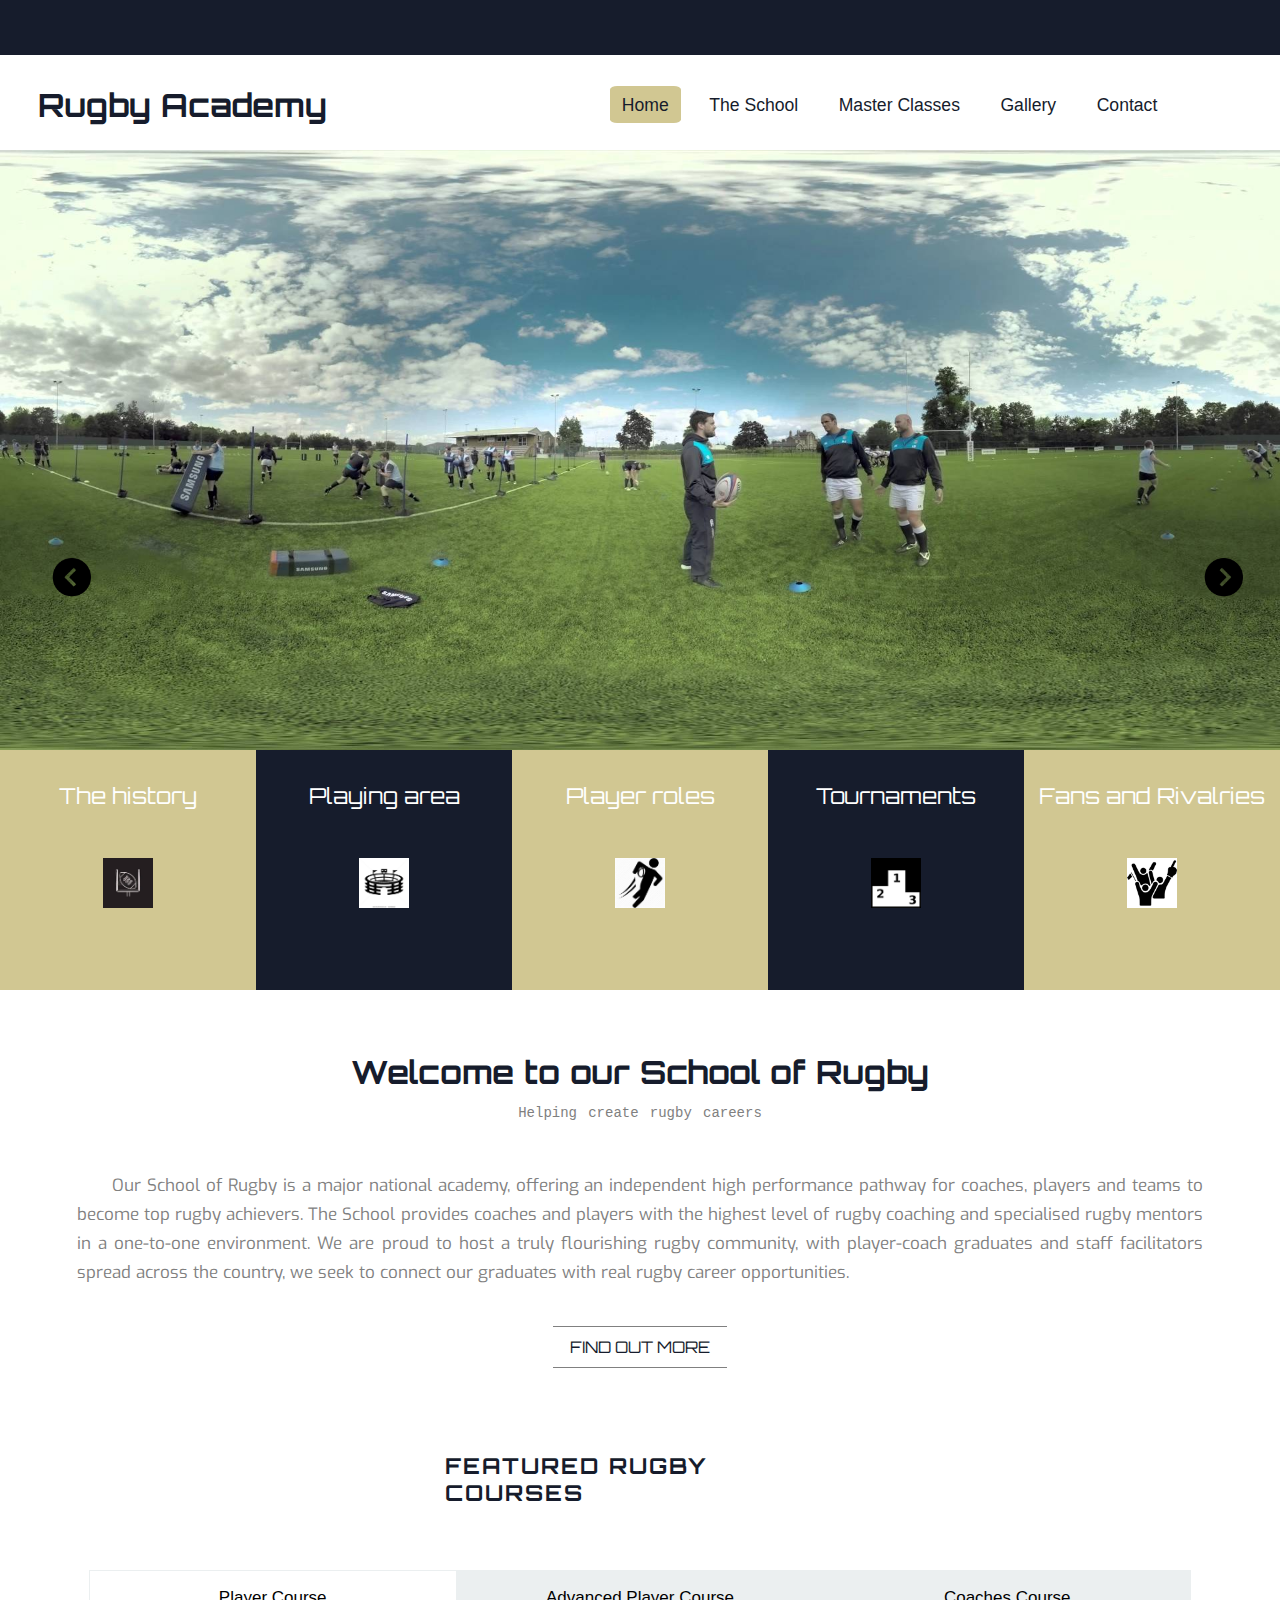
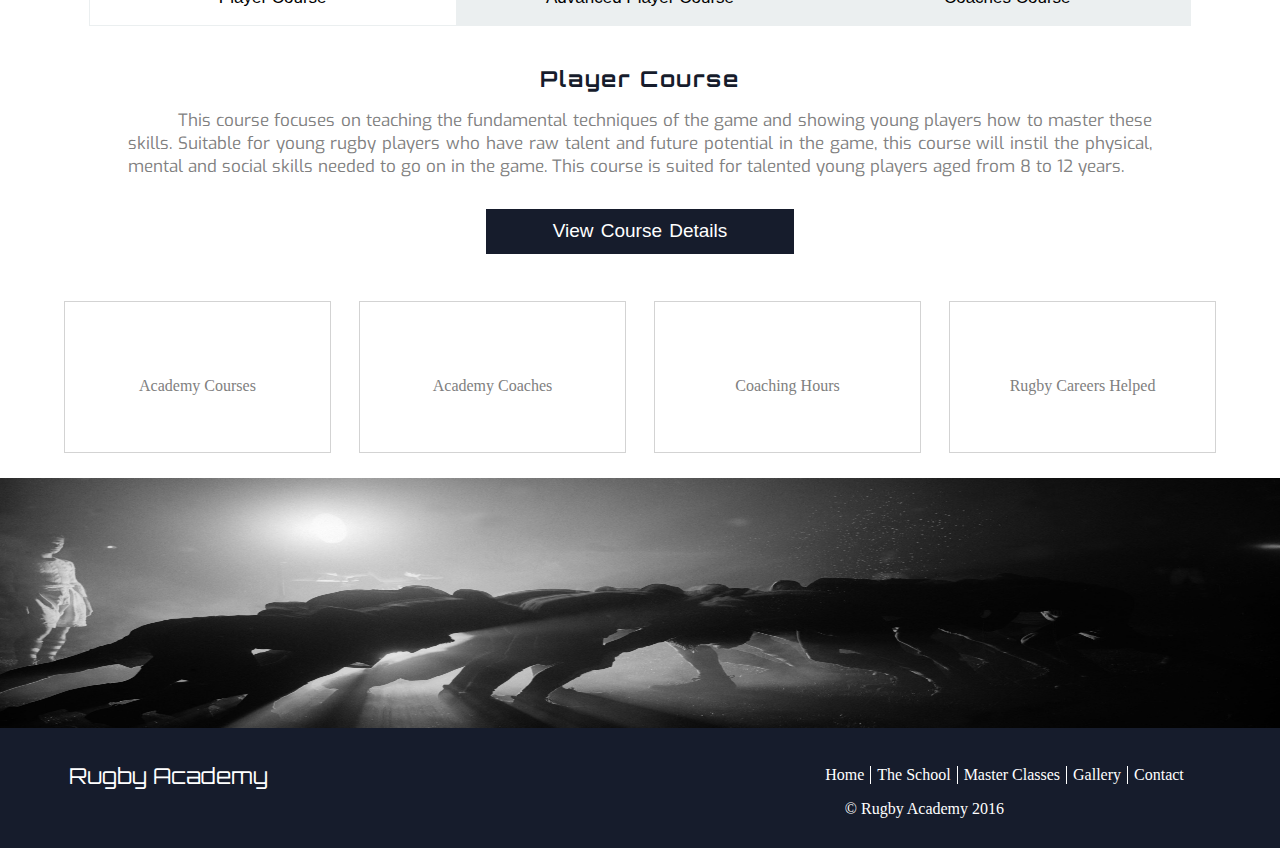
<file: home/index.html>
﻿<!DOCTYPE html>
<html>
<head>
    <meta charset="utf-8">
    <meta name="viewport" content="width=device-width, initial-scale=1.0">
    <title>Home</title>
    <link href="index-style.css" type="text/css" rel="stylesheet"/>
</head>

<body>
   
    <header> </header>
  <img src="images\menu.png" id="hamburger-menu"/>
    <nav>
        <h1>Rugby Academy</h1>
        <ul>
            <li><a href="index.html" id="first">Home</a></li>
            <li><a href="..\school\school.html">The School</a></li>
            <li><a href="..\master\master.html">Master Classes</a></li>
            <li><a href="..\gallery\gallery.html">Gallery</a></li>
            <li><a href="..\contact\contact.html">Contact</a></li>
        </ul>    
    </nav>

  <img class="arrow" src="images\left1.png">
  <img class="arrow" id="right-arrow" src="images\right1.png">
<div id="slider-container">
      
       <div class="slide">
           <img src="images\school1.jpg"/>
       </div>    

       <div class="slide">
           <img src="images\school2.jpg"/>
       </div>  

        <div class="slide">
           <img src="images\school7.jpg"/>
       </div>  
</div>

<div id="info-container">

    <a href="..\history\history.html">
    <div class="info-section">
        <div class="scale-tokens">
        <img class="tokens" src="images\history1.jpg"/>
        </div>
        <p>The history </p>
    </div>
    </a>

  <a href="..\pitch\pitch.html">
    <div class="info-section">
        <div class="scale-tokens">
         <img class="tokens" src="images\pitch1.png"/>
        </div>
        <p>Playing area </p>
    </div>
  </a>

   <a href="..\roles\roles.html">
    <div class="info-section">
         <p>Player roles </p>
         <div class="scale-tokens">
          <img class="tokens" src="images\role.jpg"/>
          </div>
    </div>
   </a>

  <a href="..\tournaments\tour.html">
    <div class="info-section">
         <p>Tournaments </p>
         <div class="scale-tokens">
         <img class="tokens" src="images\tournament.png"/>
         </div>
    </div>
  </a>

  <a href="..\fans\fans.html">
    <div class="info-section">
        <div class="scale-tokens">
         <img class="tokens" src="images\fans.png"/>
        </div>
         <p>Fans and Rivalries</p>
    </div>
  </a> 
</div>

<div id="mini-about">
    <h2>Welcome to our School of Rugby </h2>
    <p>Helping create rugby careers </p>
    <p>Our School of Rugby is a major national academy, offering an independent high performance pathway for coaches, players and teams to become top rugby achievers. The School provides coaches and players with the highest level of rugby coaching and specialised rugby mentors in a one-to-one environment. We are proud to host a truly flourishing rugby community, with player-coach graduates and staff facilitators spread across the country, we seek to connect our graduates with real rugby career opportunities. </p>
    <a href="..\school\school.html">FIND OUT MORE</a>
</div>    


<div id="courses-section">

<h3>FEATURED RUGBY COURSES </h3>

<div id="courses-wrapper">
    
     <div id="player-course" class="allCourses" data-section="player">
         <p>Player Course </p>
     </div>    

     <div id="advanced-player-course" class="allCourses" data-section="advanced">
         <p>Advanced Player Course </p>
     </div>    

     <div id="coach-course" class="allCourses" data-section="coach">
         <p>Coaches Course</p>
     </div>    

</div>    

<div id="courses-details">
  
    <div id="player-course-content" class="course-content-list">
        <h3 class="course-header">Player Course </h3>
        <p>This course focuses on teaching the fundamental techniques of the game and showing young players how to master these skills. Suitable for young rugby players who have raw talent and future potential in the game, this course will instil the physical, mental and social skills needed to go on in the game. This course is suited for talented young players aged from 8 to 12 years. </p>
     <a href="..\courses\courses.html"> <button id="to-player-course-content">View Course Details</button> </a>
    </div>    

     <div id="advanced-player-course-content" class="course-content-list">
        <h3 class="course-header">Advanced Player Course </h3>
        <p>This course will prepare players for rugby at an advanced level. Players are coached on the fundamentals of their specific position. Every session and aspect of the game is dealt with in detail and players are instructed in the technical aspects of the game. We focus on skill, mental toughness, position specific coaching and analysis.  </p>
        <a href="..\courses\courses.html"> <button id="to-advanced-player-course-content">View Course Details</button> </a>
    </div>    

     <div id="coaches-course-content" class="course-content-list">
        <h3 class="course-header">Coaches Course </h3>
        <p>An intensive course designed for ambitious coaches who want to give themselves the best of furthering their careers. This course provides solid knowledge, different perspectives and a challenging and interactive week. The coaches will work in a highly stimulating environment which allows the sharing of ideas to benefit all.  </p>
     <a href="..\courses\courses.html"> <button id="to-coaches-course-content">View Course Details</button> </a>
    </div>    

</div>    

</div>

<div id="counter-section">
    
    <div class="count" id="academy-courses">
       <p class="toHide"><span class="number">6</span>+</p>  
       <p class="toMiddle">Academy Courses</p>
    </div>  

    <div class="count" id="academy-coaches">
       <p class="toHide"><span <span class="number">20</span>+</p>  
       <p class="toMiddle">Academy Coaches</p>
    </div>
     
    <div class="count" id="coaching-hours">
       <p class="toHide"><span <span class="number">2831</span>+</p>  
       <p class="toMiddle">Coaching Hours</p>
    </div>
    
    <div class="count" id="careers">
       <p class="toHide"><span <span class="number">391</span>+</p>  
       <p class="toMiddle">Rugby Careers Helped</p>
    </div>

</div>    

<div id="image-cover">
    <img id="cover" src="images\cover1.jpg"/>
</div>    

<footer>
     <div id="final-info">
         <p>Rugby Academy </p>
     </div> 

     <div id="social">
          <ul id="footer-list">
            <li><a href="..\home\index.html">Home</a></li>
            <li><a href="..\school\school.html" id="first">The School</a></li>
            <li><a href="..\master\master.html">Master Classes</a></li>
            <li><a href="..\gallery\gallery.html">Gallery</a></li>
            <li><a href="..\contact\contact.html">Contact</a></li>
          </ul>  
        <p>&copy Rugby Academy 2016 </p>   
     </div>       
</footer>    

<img src="images\toTop2.png" id="toTop"/>

<script src="https://ajax.googleapis.com/ajax/libs/jquery/3.1.1/jquery.min.js"></script>
<script src="index-script.js" type="text/javascript"></script>
</body> 
    
</html>
</file>
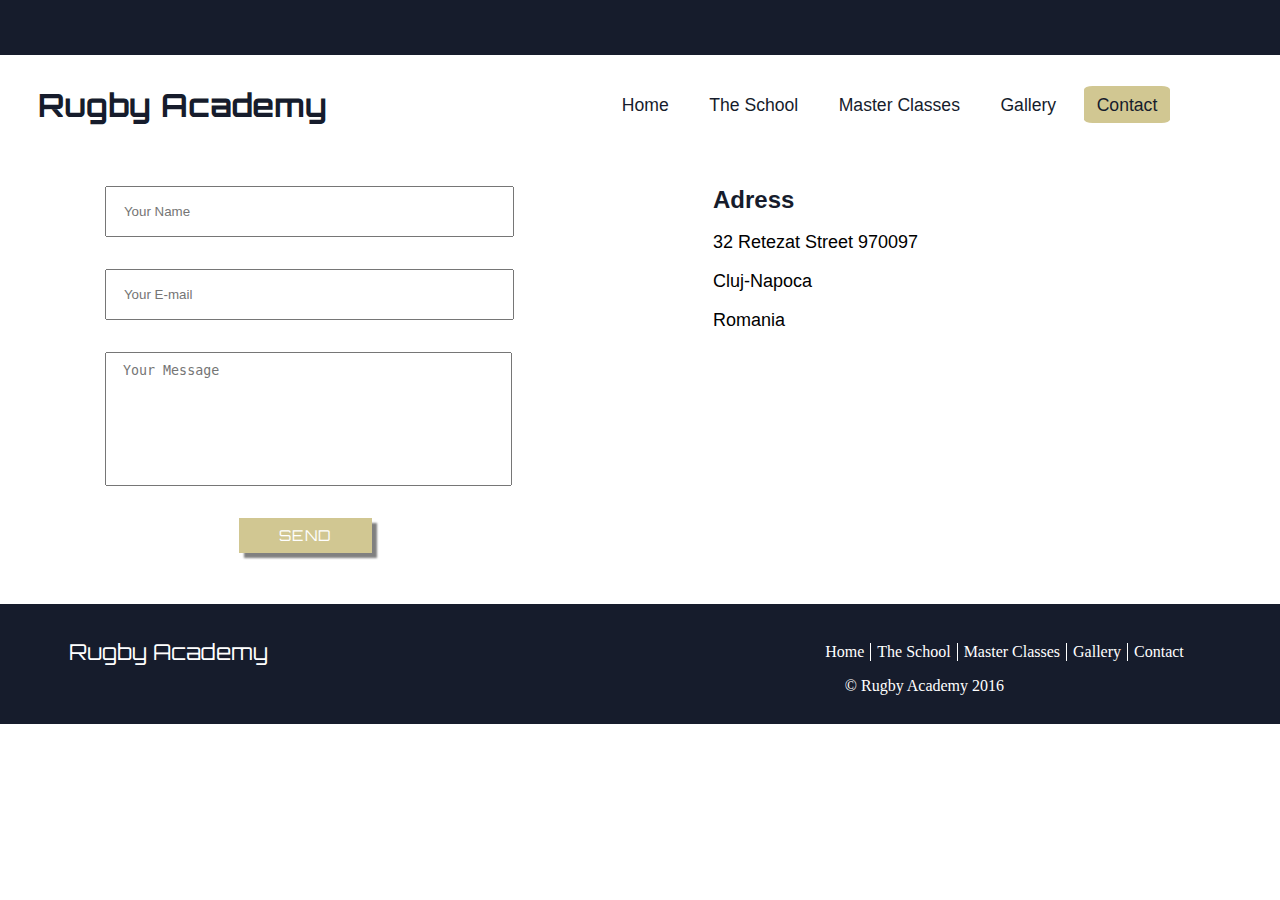
<file: contact/contact.html>
<!DOCTYPE html>
<html>
<head>
       <title>Contact </title>
       <meta charset="utf-8">
       <link href="contact-style.css" type="text/css" rel="stylesheet">
       <meta name="viewport" content="width=device-width, initial-scale=1.0">
</head> 
<body>   

  <main>
 <header> </header>
  <img src="images\menu.png" id="hamburger-menu"/>
    <nav>
        <h1>Rugby Academy</h1>
        <ul>
            <li><a href="..\home\index.html">Home</a></li>
            <li><a href="..\school\school.html">The School</a></li>
            <li><a href="..\master\master.html">Master Classes</a></li>
            <li><a href="..\gallery\gallery.html">Gallery</a></li>
            <li><a href="contact.html" id="first">Contact</a></li>
        </ul>    
    </nav>

  <div id="main-container">

    <div id="form-container">
        
         <form id="contact-form" action="#">      
            <input type="text" name="name" id="text-input" placeholder="Your Name"/>
              <p>*Please enter your name </p>
            <input type="text" id="email-input" name="email" placeholder="Your E-mail"/>
              <p>*Please enter a valid email </p>
            <textarea rows="8" cols="28" name="textarea" placeholder="Your Message" id="textarea"></textarea>
              <p>*Please enter a message </p>
     <button type="submit">SEND</button>
         </form>
    </div>

    <div id="adress-container">

       <h2>Adress </h2>

       <p>32 Retezat Street 970097 </p>
       <p>Cluj-Napoca </p>
       <p>Romania </p>
    </div>    

  </div>  

     <div id="message">
         <p>Your message has been sent!</p>
         <img src="images\check.png"/>
     </div>  

    <footer>
     <div id="final-info">
         <p>Rugby Academy </p>
     </div> 

     <div id="social">
          <ul id="footer-list">
              <li><a href="..\home\index.html">Home</a></li>
            <li><a href="..\school\school.html">The School</a></li>
            <li><a href="..\master\master.html">Master Classes</a></li>
            <li><a href="..\gallery\gallery.html">Gallery</a></li>
            <li><a href="contact.html">Contact</a></li>
          </ul>  
        <p>&copy Rugby Academy 2016 </p>   
     </div>       
</footer>     
      

<img src="images\toTop2.png" id="toTop"/>

</main>

<script src="https://ajax.googleapis.com/ajax/libs/jquery/3.1.1/jquery.min.js"></script>
<script src="contact-script.js" type="text/javascript"></script>

</body>
</html>
</file>
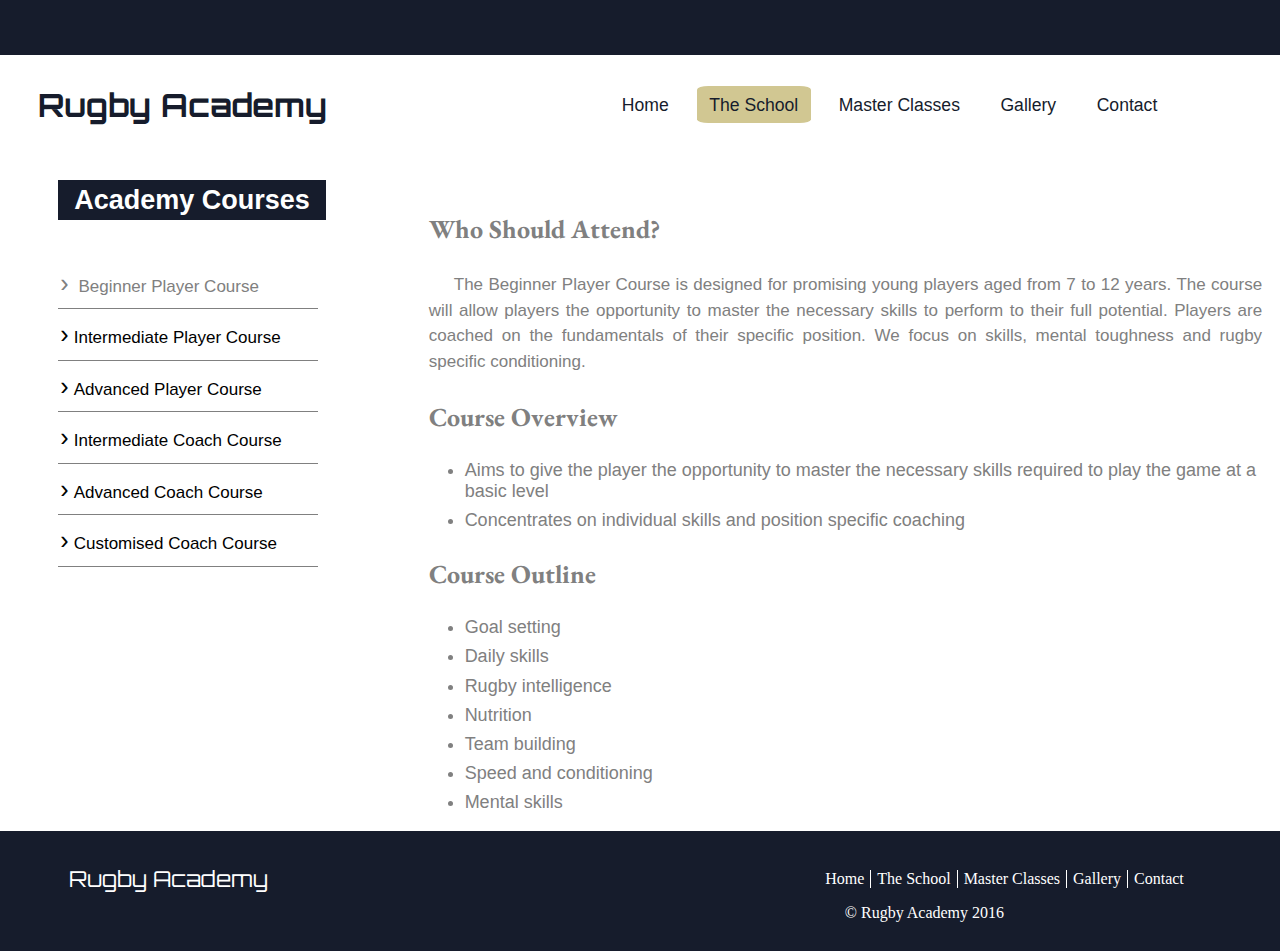
<file: courses/courses.html>
<!DOCTYPE html>
<html>
<head>
       <meta charset="utf-8">
       <meta name="viewport" content="width=device-width, initial-scale=1.0">
       <title>Academy Courses</title>
       <link href="courses-style.css" type="text/css" rel="stylesheet">
       
</head>    

<body>
<main>
 <header> </header>
  <img src="images\menu.png" id="hamburger-menu"/>
    <nav>
        <h1>Rugby Academy</h1>
        <ul>
            <li><a href="..\home\index.html">Home</a></li>
            <li><a href="..\school\school.html" id="first">The School</a></li>
            <li><a href="..\master\master.html">Master Classes</a></li>
            <li><a href="..\gallery\gallery.html">Gallery</a></li>
            <li><a href="..\contact\contact.html"">Contact</a></li>
        </ul>    
    </nav>

    <div id="main-container">

        <div id="list-container">

            <h1>Academy Courses </h1>

            <ul id="target">

               <li data-id="beginner-player"><span>&rsaquo;</span> Beginner Player Course </li>
               <li data-id="intermediate-player"><span>&rsaquo;</span>Intermediate Player Course </li>
               <li data-id="advanced-player"><span>&rsaquo;</span>Advanced Player Course </li>
               <li data-id="intermediate-coach"><span>&rsaquo;</span>Intermediate Coach Course </li>
               <li data-id="advanced-coach"><span>&rsaquo;</span>Advanced Coach Course </li>
               <li data-id="customised-coach"><span>&rsaquo;</span>Customised Coach Course </li>

            </ul>    

        </div>    

        <div id="course-section">

         <div class="course-list" id="beginner-player">
          
           <h3>Who Should Attend?</h3>
           <p>The Beginner Player Course is designed for promising young players aged from 7 to 12 years. The course will allow players the opportunity to master the necessary skills to perform to their full potential. Players are coached on the fundamentals of their specific position. We focus on skills, mental toughness and rugby specific conditioning. </p>
           <h3>Course Overview </h3>
               <ul>
                    <li>Aims to give the player the opportunity to master the necessary skills required to play the game at a basic level </li>
                    <li>Concentrates on individual skills and position specific coaching </li>
               </ul>               
           <h3>Course Outline </h3>
               <ul>
                    <li>Goal setting </li>
                    <li>Daily skills </li>
                    <li>Rugby intelligence </li>
                    <li>Nutrition </li>
                    <li>Team building </li>
                    <li>Speed and conditioning </li>
                    <li>Mental skills </li>
               </ul>               

         </div>

         <div class="course-list" id="intermediate-player">
          
           <h3>Who Should Attend?</h3>
           <p>The Intermediate Player Course is designed for specifically for young rugby players aged from 12 to 16 years, looking to sharpen their skills.</p>
           <h3>Course Overview </h3>
               <ul>
                    <li>Intense 1 month course </li>
                    <li>It covers all aspects of the game related to the individual player </li>
                    <li>Skills based course that gives players the latest techniques in the game </li>
                    <li>Individual skills and unit skills </li>
               </ul>               
           <h3>Course Outline </h3>
               <ul>
                    <li>Handling skills </li>
                    <li>Rucking </li>
                    <li>Defence techniques and structures </li>
                    <li>Decision making </li>
                    <li>Continuity </li>
               </ul>    
           <h3>Position Specific Coaching</h3>
               <ul>
                    <li>Defence techniques and structures</li>
                    <li>Support play </li>
                    <li>Decision making </li>
                    <li>Rucking </li>
                    <li>Support play </li>
                    <li>The side step and running lines </li>
               </ul>    
           <h3>Lectures </h3>
               <ul>
                    <li>Mental toughness </li>
                    <li>Nutrition </li>
                    <li>Conditioning </li>
                    <li>Professionalism in the game </li>
               </ul>            

         </div>

         <div class="course-list" id="advanced-player">
          
           <h3>Who Should Attend?</h3>
           <p>The Advanced Player Course will prepare players at an advanced level. Players are coached on the fundamentals of their specific position. Every session and aspect of the game is dealt with in detail and players are exposed to the technical level of the game. We focus on skills, mental toughness, position specific coaching and analysis, rugby intelligence and rugby specific conditioning.  </p>
           <h3>Course Overview </h3>
               <ul>
                    <li>Intensive one month course </li>
                    <li>Concentrates on position specific analysis and tuition </li>
                    <li>Aims to build a solid foundation for the players </li>
               </ul>               
           <h3>Course Outline </h3>
               <ul>
                    <li>Team patterns </li>
                    <li>Position-specific coaching </li>
                    <li>Rugby intelligence </li>
                    <li>Nutrition </li>
                    <li>One-to one feedback </li>
                    <li>Video analysis of the game </li>
               </ul>               

         </div>

         <div class="course-list" id="intermediate-coach">
          
           <h3>Who Should Attend?</h3>
           <p>Any coaches who want to learn more about the game of rugby. It delivers on aspects that make a successful coach and provides the key fundamentals to get the most out of your players. An intensive one month course designed for ambitious coaches who want to give themselves the best chance of furthering their careers.</p>
           <h3>Course Overview </h3>
               <ul>
                    <li>Specialists in each aspect of the game lecture and demonstrate the latest cutting-edge information </li>
                    <li>Skills based courses that gives coaches access to the latest techniques in the game  </li>
               </ul>               
       
           <h3>Lectures & Practicals </h3>
               <ul>
                    <li>Lectures and practical sessions to help understand and master the necessary skills  </li>
                    <li>Coaching philosophy </li>
                    <li>The laws of the game </li>
               </ul>                  

         </div>

          <div class="course-list" id="advanced-coach">
          
           <h3>Who Should Attend?</h3>
           <p>The Advanced Coach Course provides solid knowledge, different perspectives and a challenging and interactive month.  </p>
           <h3>Course Overview </h3>
               <ul>
                    <li>You will interact with the coaches and players, applying learned skills and techniques, taking part in discussions and asking questions  </li>
                    <li>Framework to identify talent, increase your positional knowledge, analyse performance and design a strategy and a game plan </li>
               </ul>               
           <h3>Course Outline </h3>
               <ul>
                    <li>Mental toughness </li>
                    <li>Nutrition </li>
                    <li>Vision and decision making </li>
                    <li>Counter attack </li>
                    <li>Back attack </li>
                    <li>Back defence </li>
                    <li>Scrums, kick off and mauls </li>
               </ul>  
                 
         </div>

          <div class="course-list" id="customised-coach">
          
           <h3>Who Should Attend?</h3>
           <p>These course is designed to give the opportunity for coaches to learn from specialists. We deliver a number of modules that include Mental Skills, Conditioning, Lineouts, Scrums, Back Attack, Defence, Rucking.</p>
                    
         </div>

        </div>
    </div>

    <footer>
     <div id="final-info">
         <p>Rugby Academy </p>
     </div> 

     <div id="social">
          <ul id="footer-list">
            <li><a href="..\home\index.html">Home</a></li>
            <li><a href="..\school\school.html" id="first">The School</a></li>
            <li><a href="..\master\master.html">Master Classes</a></li>
            <li><a href="#">Gallery</a></li>
            <li><a href="#">Contact</a></li>
          </ul>  
        <p>&copy Rugby Academy 2016 </p>   
     </div>       
</footer>    

<img src="images\toTop2.png" id="toTop"/>

</main>


<script src="https://ajax.googleapis.com/ajax/libs/jquery/3.1.1/jquery.min.js"></script>
<script src="..\school\school-script.js" type="text/javascript"></script>
</body>

</html>
</file>
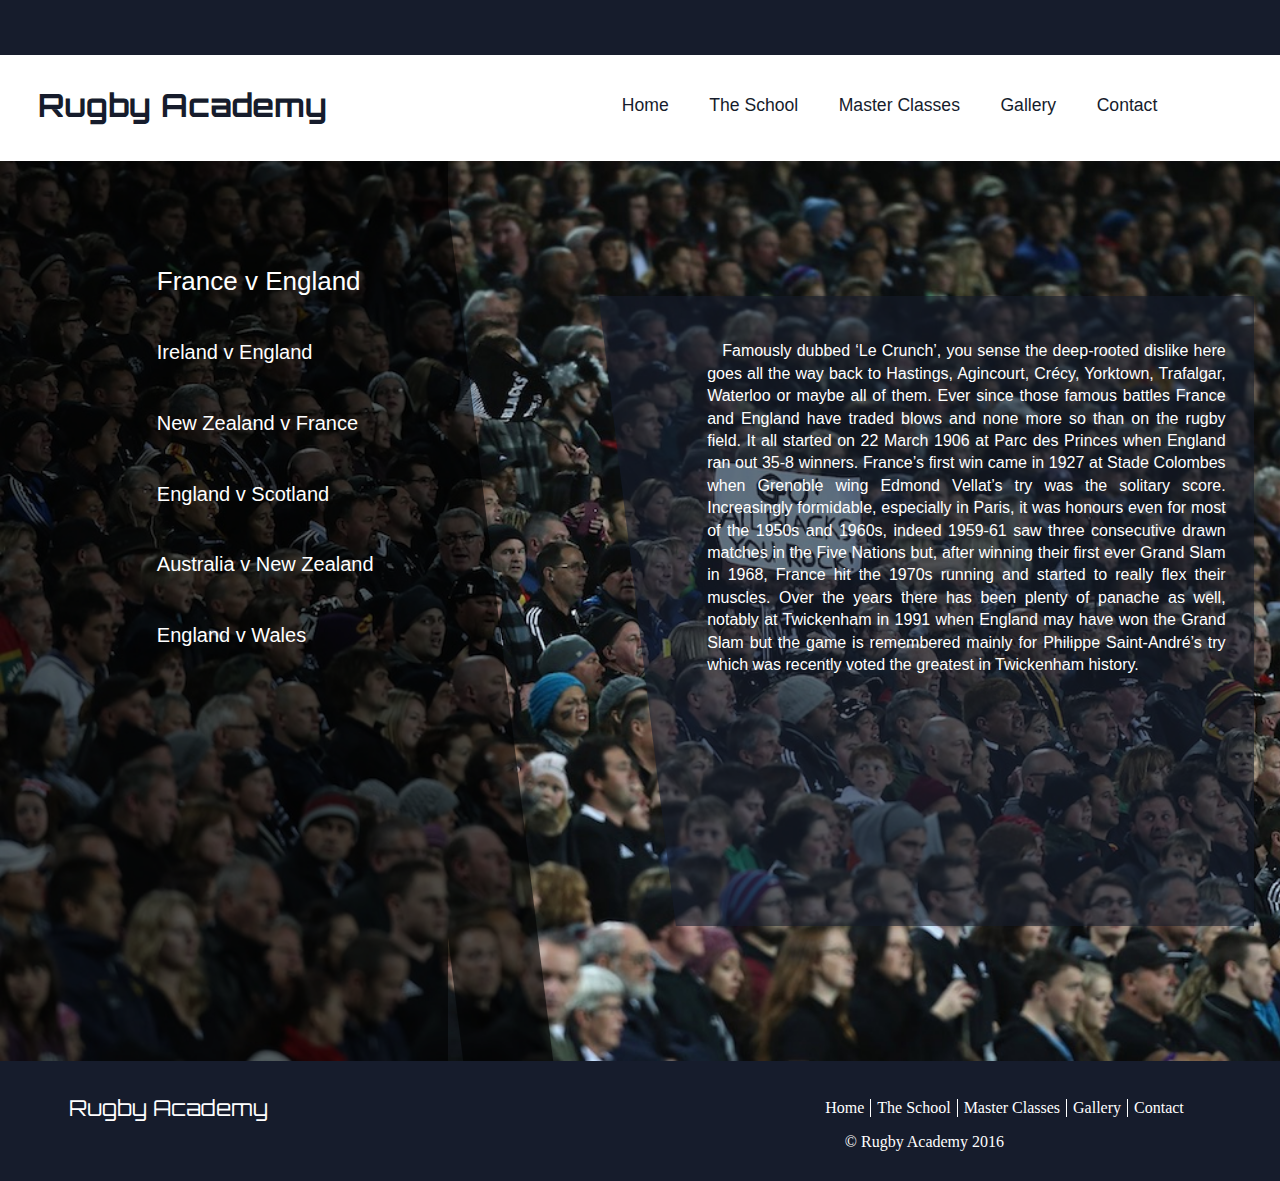
<file: fans/fans.html>
<!DOCTYPE html>
<html>
<head>
    <meta charset="utf-8">
    <meta name="viewport" content="width=device-width, initial-scale=1.0">
    <title>Fans&Rivalries</title>
    <link href="fans-style.css" type="text/css" rel="stylesheet"/>
</head>

<body>
   <main>
    <header> </header>
  <img src="images\menu.png" id="hamburger-menu"/>
    <nav>
        <h1>Rugby Academy</h1>
        <ul>
            <li><a href="..\home\index.html">Home</a></li>
            <li><a href="..\school\school.html">The School</a></li>
            <li><a href="..\master\master.html">Master Classes</a></li>
            <li><a href="..\gallery\gallery.html">Gallery</a></li>
            <li><a href="..\contact\contact.html">Contact</a></li>
        </ul>    
    </nav>

  <main> 
        
      <div id="fan-container">

         <div id="rivalries">

             <ul> 
                 <li data-list="fra-eng" class="clicked">France v England</li>
                 <li data-list="ire-eng">Ireland v England</li>
                 <li data-list="nz-fra">New Zealand v France</li>
                 <li data-list="eng-sco">England v Scotland</li>
                 <li data-list="aus-nz">Australia v New Zealand</li>
                 <li data-list="eng-wal">England v Wales</li>
              
             </ul>

             <div class="riv-overlay"> </div> 
         </div>

         <div id="riv-description">
 
           <p id="fra-eng">Famously dubbed ‘Le Crunch’, you sense the deep-rooted dislike here goes all the way back to Hastings, Agincourt, Crécy, Yorktown, Trafalgar, Waterloo  or maybe all of them. Ever since those famous battles France and England have traded blows and none more so than on the rugby field. It all started on 22 March 1906 at Parc des Princes when England ran out 35-8 winners. France’s first win came in 1927 at Stade Colombes when Grenoble wing Edmond Vellat’s try was the solitary score. Increasingly formidable, especially in Paris, it was honours even for most of the 1950s and 1960s, indeed 1959-61 saw three consecutive drawn matches in the Five Nations but, after winning their first ever Grand Slam in 1968, France hit the 1970s running and started to really flex their muscles. Over the years there has been plenty of panache as well, notably at Twickenham in 1991 when England may have won the Grand Slam but the game is remembered mainly for Philippe Saint-André’s try which was recently voted the greatest in Twickenham history. </p>
           <p id="ire-eng">A fixture which has 'history' - and not all of it on the field. The complicated relationship between the two countries often finds its most eloquent expression on the rugby field, and there is no scalp that the Irish prize more highly. One of Ireland's most memorable victories in their rugby history came in the 43-13 thumping they dished out to the English in 2007, a win made all the sweeter by virtue of coming at Croke Park, an arena redolent with its own unhappy history - although the feelings do not just run one way. When Martin Johnson refused to budge for the Irish president Mary McAleese for a pre-match presentation at Lansdowne Road in 2003 - England had lined up on Ireland's preferred left-hand side of the red carpet, in a memorable display of bloody-mindedness - the cheers could be heard across the Irish Sea.</p>
           <p id="nz-fra">This fixture has produced some of the greatest World Cup matches in the tournament’s history. The mesmerising, and still not quite believable, the French win against a Jonah Lomu inspired All Blacks and 2007’s repeat upset in Cardiff will both live on in rugby folklore. France almost did it again in the 2011 final. Stricter reffing at the breakdown may well have seen them overcome the one point deficit that cost them their first title. France also famously became the first team to win a series in New Zealand without losing a game. Their ‘try from the end of the world’ to clinch the series late in the second test can still make true rugby connoisseurs weep with joy. France possesses the best win ration against New Zealand of all northern hemisphere teams.</p>
           <p id="eng-sco">International rugby’s original rivalry. The teams first met (complete with 20 players a side) back in 1871 and have been at it hammer and tongs ever since for the Calcutta Cup. Sadly, for Scottish fans at least, the one-sided nature of fixture in recent years has taken the sheen off the contest a little in terms of competitiveness. Anyone wishing to see what this fixture means to Scotland should view the infamous 1990 clash when David Sole and co broke English grand slam dreams. The fixture does sometimes bring moments of mutual love and cooperation though. In 1989 Scotland’s John Jeffery and England’s Dean Richards shared a drunken kick around with the Calcutta Cup on the streets of Edinburgh. Repairing it wasn’t cheap.</p>
           <p id="aus-nz"> A classic case of sibling rivalry which has turned into something a little more serious as the years have rolled past. For New Zealand, the opportunity to give big brother - at least in political, economic and geographical terms - a bloody nose a few times a year is one that is simply too good to be passed up.</p>
           <p id="eng-wal">The Scots, French and Irish may want to be England each year as much as Wales, but two factors make this the big one in the northern part of the globe. First, Wales’ national identity is intrinsically linked to rugby - a game that unites a nation and cuts across class barriers in a way in never has in England means there is a particular edge to this match. Secondly, Wales’ superior record against England compared to the other northern hemispheres means this is no one way rivalry. Welsh captain Phil Bennett once gave a team talk that went: “We've been exploited, raped, controlled and punished by the English – and that's who you are playing this afternoon.”</p>

            <div class="riv-overlay"> </div> 
         </div>

      </div>


  <footer>
     <div id="final-info">
         <p>Rugby Academy </p>
     </div> 

     <div id="social">
          <ul id="footer-list">
              <li><a href="..\home\index.html">Home</a></li>
            <li><a href="..\school\school.html" id="first">The School</a></li>
            <li><a href="..\master\master.html">Master Classes</a></li>
            <li><a href="..\gallery\gallery.html">Gallery</a></li>
            <li><a href="..\contact\contact.html">Contact</a></li>
          </ul>  
        <p>&copy Rugby Academy 2016 </p>   
     </div>       
</footer>     

<img src="images\toTop2.png" id="toTop"/>

</main>

<script src="https://ajax.googleapis.com/ajax/libs/jquery/3.1.1/jquery.min.js"></script>
<script src="fans-script.js" type="text/javascript"></script>
 
</body>
</html>
</file>
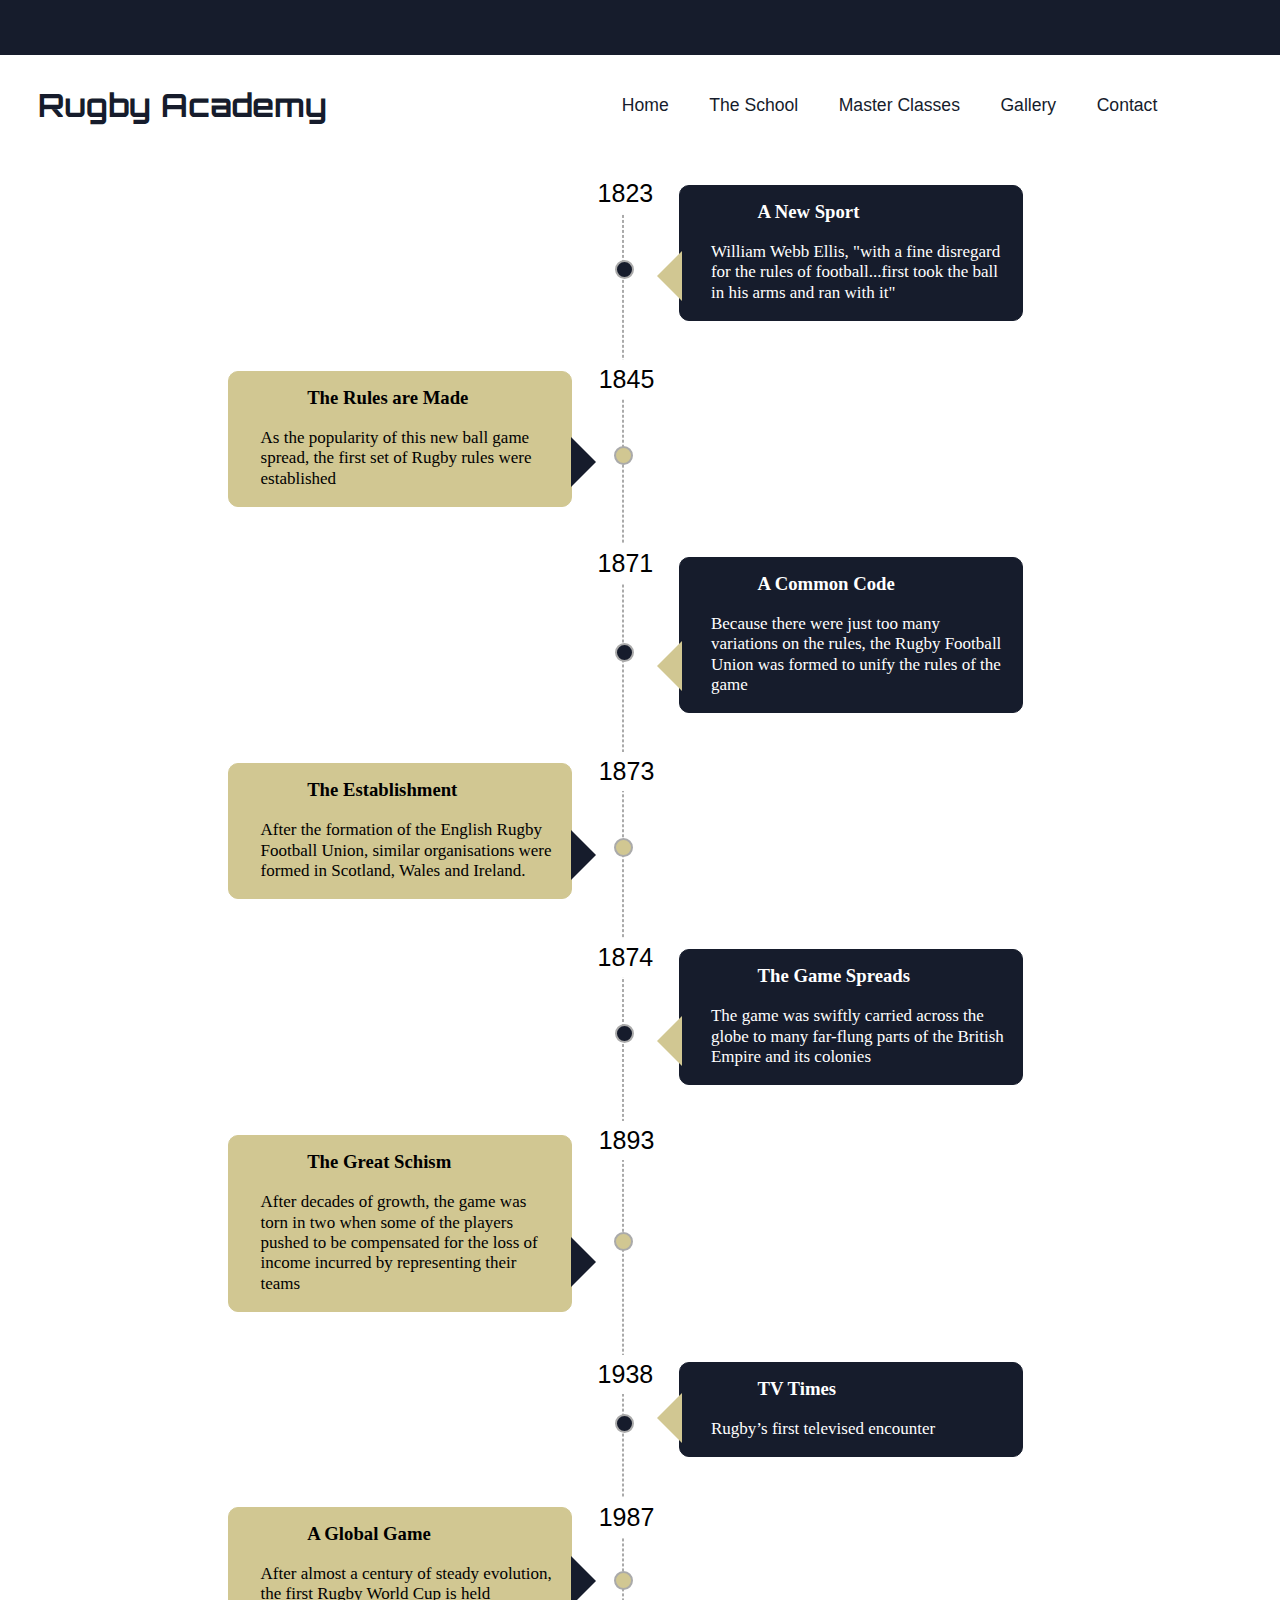
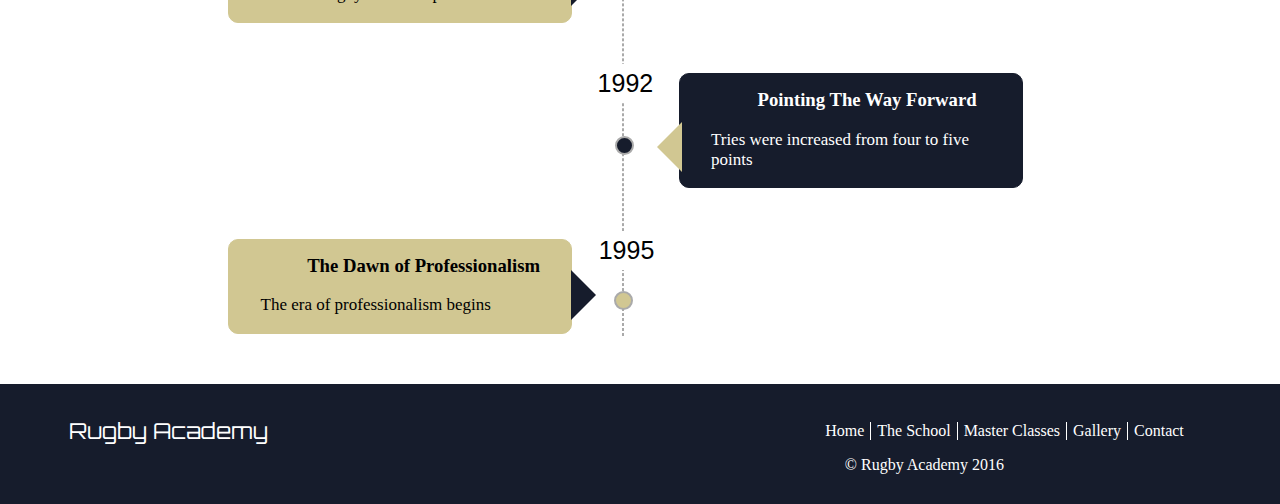
<file: history/history.html>
<!DOCTYPE html>
<html>
<head>
    <meta charset="utf-8">
    <meta name="viewport" content="width=device-width, initial-scale=1.0">
    <title>History</title>
    <link href="history-style.css" type="text/css" rel="stylesheet"/>
</head>

<body>
   <main>
    <header> </header>
  <img src="images\menu.png" id="hamburger-menu"/>
    <nav>
        <h1>Rugby Academy</h1>
        <ul>
            <li><a href="..\home\index.html">Home</a></li>
            <li><a href="..\school\school.html">The School</a></li>
            <li><a href="..\master\master.html">Master Classes</a></li>
            <li><a href="..\gallery\gallery.html">Gallery</a></li>
            <li><a href="..\contact\contact.html">Contact</a></li>
        </ul>    
    </nav>

    <div id="timeline-container">
         
          <ul>
           <li>
              <span>1823</span>
                <div>
                 <h3> A New Sport </h3>
                 <p>William Webb Ellis, "with a fine disregard for the rules of football...first took the ball in his arms and ran with it" </p>                               
                
                    <div class="hidden">
                      <p>The precise origins of Rugby are argued to this day, but the most widely accepted theory has it that the Game was born in 1823, on the playing fields of Rugby School in Warwickshire, England. On that day a 16-year-old pupil named William Webb Ellis showed blatant disregard for the rules of a playground ball game by catching the ball (which was allowed) and running forwards with it (which was not). As a result, Webb Ellis is credited in most quarters as being the inventor of the earliest form of Rugby. </p>
                    </div>    
                </div>
          </li>

          <li>
            <span>1845</span>
              <div>
                <h3> The Rules are Made </h3>
                <p>As the popularity of this new ball game spread, the first set of Rugby rules were established </p>                               
             
                 <div class="hidden">
                      <p>As the popularity of this new ball game spread, the first set of Rugby rules were established. Devised by three senior Rugby School pupils and totalling 37 points in all, many of them related to the methods of point scoring and the position and role of specific trees within the school’s grounds. But Rule 20 was interesting, outlining that Games could last for up to five days – with breaks for sleep naturally factored in. And as those Rugby School students graduated and moved on, the Game’s reputation spread across the country and further afield. </p>
                    </div>
              </div>

              </li>

               <li>
                   <span>1871</span>
                   <div>
                      <h3>A Common Code  </h3>
                      <p>Because there were just too many variations on the rules, the Rugby Football Union was formed to unify the rules of the game </p>                               
                  
                      <div class="hidden">
                         <p>Up until 1871, there were just too many variations on the rules. The Rugby Football Union was formed to unify the rules , not to mention clamp down on some of the more aggressive approaches to Rugby taking place around the country. Soon after, the world’s first international match took place at Raeburn Place in Edinburgh. Before a crowd of 4,000, Scotland beat England by one goal. At that time matches could only be decided by kicking; each try led to a conversion and the chance to ‘try’ to kick at goal for a point.  </p>
                      </div>           
                 </div>
              </li>

               <li>
                   <span>1873</span>
                   <div>
                           <h3> The Establishment </h3>
                           <p>After the formation of the English Rugby Football Union, similar organisations were formed in Scotland, Wales and Ireland. </p>                               
                  
                     <div class="hidden">
                         <p>With the Rugby Football Union in place, the remaining home unions were swiftly established – first with the Scottish Football Union in 1873, then the Irish Rugby Football Union in 1874 and the South Wales Football Union in 1875. An International Championship between the four nations was the next logical step and was duly introduced in 1882. But the lack of a formal points system early on led to frequent disputes over who had won and who had lost.  </p>
                      </div>   
                     
                 </div>
              </li>

                <li>
                   <span>1874</span>
                   <div>
                           <h3> The Game Spreads </h3>
                           <p>The game was swiftly carried across the globe to many far-flung parts of the British Empire and its colonies </p>                               
                  
                     <div class="hidden">
                         <p>The Game was swiftly carried across the globe to many far-flung parts of the British Empire and its colonies, often by ball-carrying British troops stationed overseas. As the Game grew, Australia’s Southern Rugby Union was established in 1874, followed by the South African Rugby Football Board in 1889 and the New Zealand Rugby Football Union in 1892. A year later the New Zealand RFU formally adopted the all-black playing strip that terrifies opponents to this day.  </p>
                      </div>   
                     
                 </div>
              </li>

                <li>
                   <span>1893</span>
                   <div>
                           <h3>The Great Schism </h3>
                           <p>After decades of growth, the game was torn in two when some of the players pushed to be compensated for the loss of income incurred by representing their teams </p>                               
                  
                     <div class="hidden">
                         <p>After decades of rapid growth, the game was spectacularly torn in two in 1893, when players from Rugby’s northern clubs pushed to be compensated for the loss of working hours and income incurred by representing their teams. They wanted to be paid to play, in other words. The Rugby Football Union took a very dim view of this, considering payment to be a grave violation of the Game’s strict amateur code, so a 22 club-strong Northern Rugby Union was formed in 1895, which eventually became Rugby League in 1922.  </p>
                      </div>   
                     
                 </div>
              </li>

               <li>
                   <span>1938</span>
                   <div>
                           <h3>TV Times</h3>
                           <p>Rugby’s first televised encounter  </p>                               
                  
                     <div class="hidden">
                         <p>Rugby’s first televised encounter took place on March 19, 1938 – with Scotland again beating England, this time 21-16 at Twickenham Stadium in London.  </p>
                      </div>   
                     
                 </div>
              </li>
              
              <li>
                   <span>1987</span>
                   <div>
                           <h3>A Global Game</h3>
                           <p>After almost a century of steady evolution, the first Rugby World Cup is held  </p>                               
                  
                     <div class="hidden">
                         <p>After almost a century of steady evolution, the game embraced another major change in 1987 when New Zealand and Australia co-hosted the inaugural Rugby World Cup. A 16-team, 32-game affair played out in the British summer of 1987, New Zealand overpowered France in the Final to lift the Webb Ellis Cup for the first time.  </p>
                      </div>   
                     
                 </div>
              </li>

               <li>
                   <span>1992</span>
                   <div>
                           <h3>Pointing The Way Forward</h3>
                           <p> Tries were increased from four to five points  </p>                               
                  
                     <div class="hidden">
                         <p>In the most recent alteration to Rugby’s scoring, tries were increased from four to five points in 1992, in an attempt to promote a more attractive brand of running Rugby and dissuade teams from simply kicking their way to victory. </p>
                      </div>   
                     
                 </div>
              </li>

                <li>
                   <span>1995</span>
                   <div>
                           <h3>The Dawn of Professionalism</h3>
                           <p>The era of professionalism begins  </p>                               
                  
                     <div class="hidden">
                         <p>Having resisted calls to embrace professionalism for more than a century, the International Rugby Board finally relented in 1995 by announcing that the game was now “open”. This meant they were finally accepting professionalism, removing all restrictions on payments to players and embracing a brave new era for Rugby. </p>
                      </div>   
                     
                 </div>
              </li>
          </ul>    
    
    </div>


    <div id="time-modal">
           <div id="modal-header">
              
           </div>    
          
        <img src="images\close.png" />
    </div> 

    <div id="time-overlay">
    </div>       

<footer>
     <div id="final-info">
         <p>Rugby Academy </p>
     </div> 

     <div id="social">
          <ul id="footer-list">
            <li><a href="..\home\index.html">Home</a></li>
            <li><a href="..\school\school.html" id="first">The School</a></li>
            <li><a href="..\master\master.html">Master Classes</a></li>
            <li><a href="..\gallery\gallery.html">Gallery</a></li>
            <li><a href="..\contact\contact.html">Contact</a></li>
          </ul>  
        <p>&copy Rugby Academy 2016 </p>   
     </div>       
</footer>     

<img src="images\toTop2.png" id="toTop"/>

</main>

<script src="https://ajax.googleapis.com/ajax/libs/jquery/3.1.1/jquery.min.js"></script>
<script src="history-script.js" type="text/javascript"></script>
 
</body>
</html>
</file>
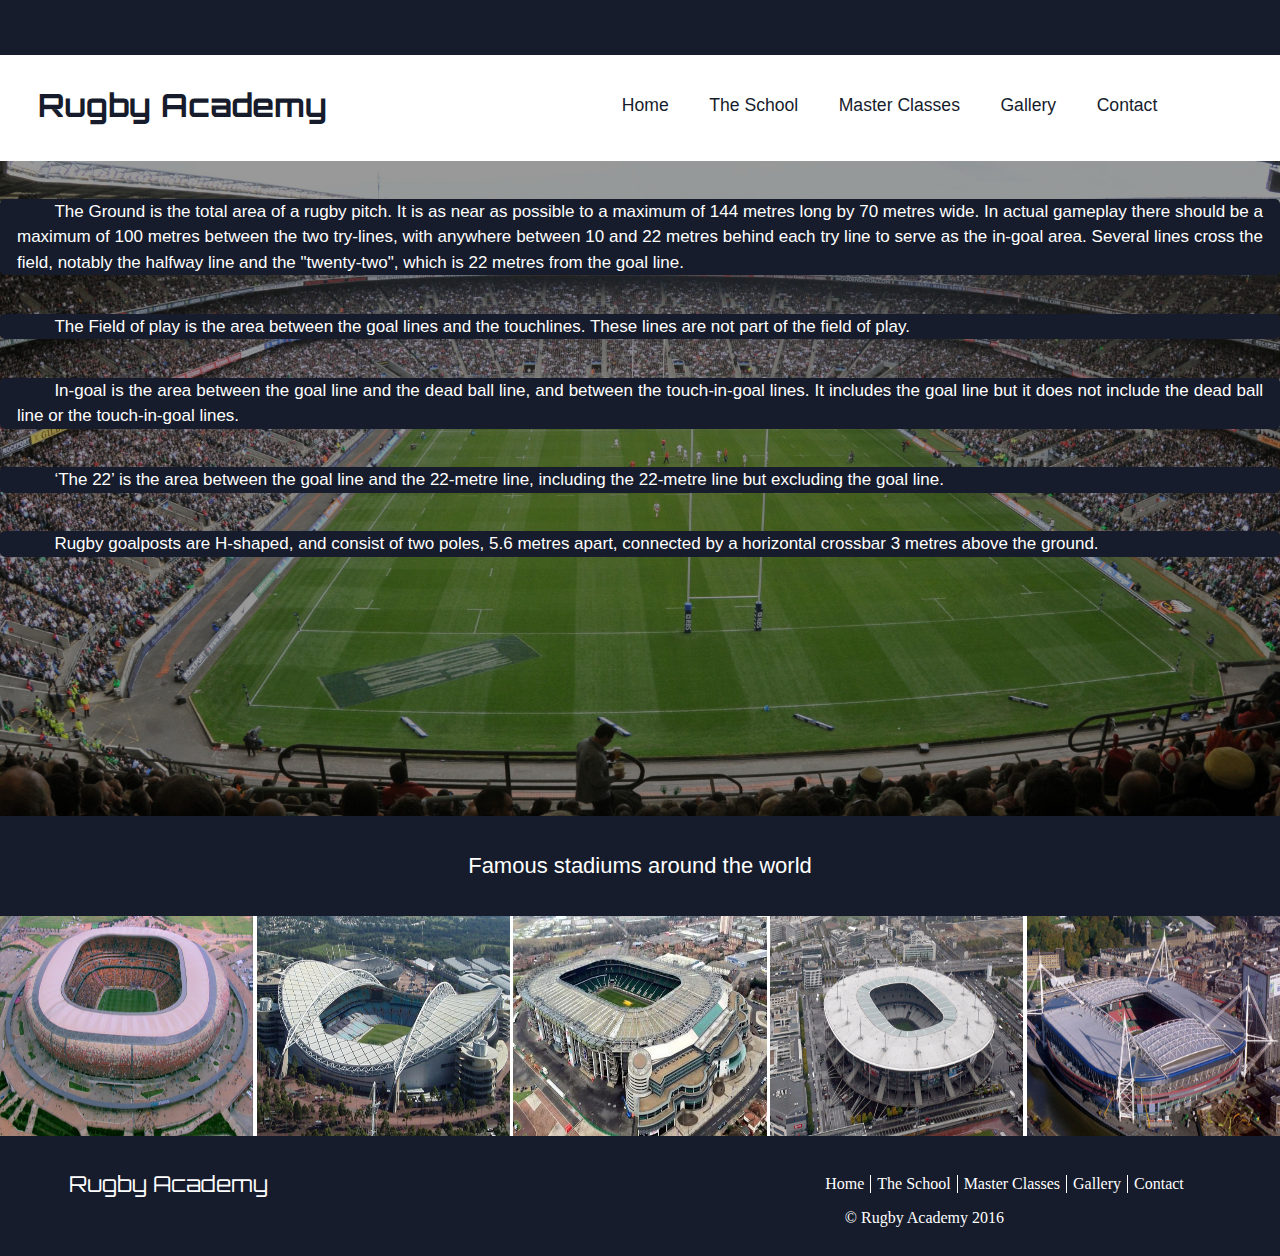
<file: pitch/pitch.html>
<!DOCTYPE html>
<html>
<head>
    <meta charset="utf-8">
    <meta name="viewport" content="width=device-width, initial-scale=1.0">
    <title>Pitch</title>
    <link href="pitch-style.css" type="text/css" rel="stylesheet"/>
</head>

<body>
   <main>
    <header> </header>
  <img src="images\menu.png" id="hamburger-menu"/>
    <nav>
        <h1>Rugby Academy</h1>
        <ul>
            <li><a href="..\home\index.html">Home</a></li>
            <li><a href="..\school\school.html">The School</a></li>
            <li><a href="..\master\master.html">Master Classes</a></li>
            <li><a href="..\gallery\gallery.html">Gallery</a></li>
            <li><a href="..\contact\contact.html">Contact</a></li>
        </ul>    
    </nav>

  <main> 

      <div id="pitch-container"> 
 
         <div id="details-container">

             <p>The Ground is the total area of a rugby pitch. It is as near as possible to a maximum of 144 metres long by 70 metres wide. In actual gameplay there should be a maximum of 100 metres  between the two try-lines, with anywhere between 10 and 22 metres behind each try line to serve as the in-goal area. Several lines cross the field, notably the halfway line and the "twenty-two", which is 22 metres from the goal line.</p>
              <p>The Field of play is the area between the goal lines and the touchlines. These lines are not part of the field of play.</p>
               <p>In-goal is the area between the goal line and the dead ball line, and between the touch-in-goal lines. It includes the goal line but it does not include the dead ball line or the touch-in-goal lines. </p>
                <p>‘The 22’ is the area between the goal line and the 22-metre line, including the 22-metre line but excluding the goal line. </p>
              <p>Rugby goalposts are H-shaped, and consist of two poles, 5.6 metres apart, connected by a horizontal crossbar 3 metres above the ground. </p>
         </div>    

         <div id="pitch-overlay">
           
         </div>

      </div>

    <div id="title">  
       <p>Famous stadiums around the world </p>
    </div>
    
    <div id="stadium-container">
 
           <div class="stadiums" id="south-africa">
              <img src="images\fnb.jpg">
              
              <div class="details-overlay">
              </div>    
             
              <div class="details">
                  <p>First National Bank Stadium  </p>
                  <p>Location:   Johannesburg, South Africa  </p>
                  <p>Capacity:  94,736 </p>
                  <p>Field size:  105m x 68m </p>
                  <p>Surface:  Grass </p>
                  <p>Opened:  1989  </p>
              </div>       
           </div>

           <div class="stadiums" id="australia">
              <img src="images\anz.jpg">
             
              <div class="details-overlay">
              </div> 

              <div class="details">
                 <p>ANZ Stadium </p>
                 <p>Location:  Sydney, Australia </p>
                 <p>Capacity:  84, 000 </p>
                 <p>Field size: 170m x 128m </p>
                 <p>Surface: Grass </p>
                 <p>Opened: 1999 </p>
              </div>     
           </div>

           <div class="stadiums" id="england">
               <img src="images\twick.jpg">
               <div class="details-overlay">

              </div> 

              <div class="details">
                 <p>Twickenham Stadium</p>
                 <p>Location:  London, England </p>
                 <p>Capacity:  82, 000 </p>
                 <p>Field size: 125m x 70m </p>
                 <p>Surface: Grass </p>
                 <p>Opened: 1909 </p>
              </div>
           </div>

           <div class="stadiums" id="france">
               <img src="images\stade.jpg">
               <div class="details-overlay">

              </div> 

              <div class="details">
                 <p>Stade de France </p>
                 <p>Location:  Paris, France </p>
                 <p>Capacity:  81, 338 </p>
                 <p>Field size: 105m x 70m </p>
                 <p>Surface: Grass </p>
                 <p>Opened: 1998 </p>
              </div>
           </div>

           <div class="stadiums" id="wales">
              <img src="images\mill.jpg">
              <div class="details-overlay">

              </div> 

              <div class="details">
                 <p>Millennium Stadium </p>
                 <p>Location:  Cardiff, Wales </p>
                 <p>Capacity:  74, 500 </p>
                 <p>Field size: 120m x 79m </p>
                 <p>Surface: Grass </p>
                 <p>Opened: 1999 </p>
              </div>
           </div>
    </div>    

<footer>
     <div id="final-info">
         <p>Rugby Academy </p>
     </div> 

     <div id="social">
          <ul id="footer-list">
              <li><a href="..\home\index.html">Home</a></li>
            <li><a href="..\school\school.html" id="first">The School</a></li>
            <li><a href="..\master\master.html">Master Classes</a></li>
            <li><a href="..\gallery\gallery.html">Gallery</a></li>
            <li><a href="..\contact\contact.html">Contact</a></li>
          </ul>  
        <p>&copy Rugby Academy 2016 </p>   
     </div>       
</footer>     

<img src="images\toTop2.png" id="toTop"/>

</main>

<script src="https://ajax.googleapis.com/ajax/libs/jquery/3.1.1/jquery.min.js"></script>
<script src="pitch-script.js" type="text/javascript"></script>
 
</body>
</html>
</file>
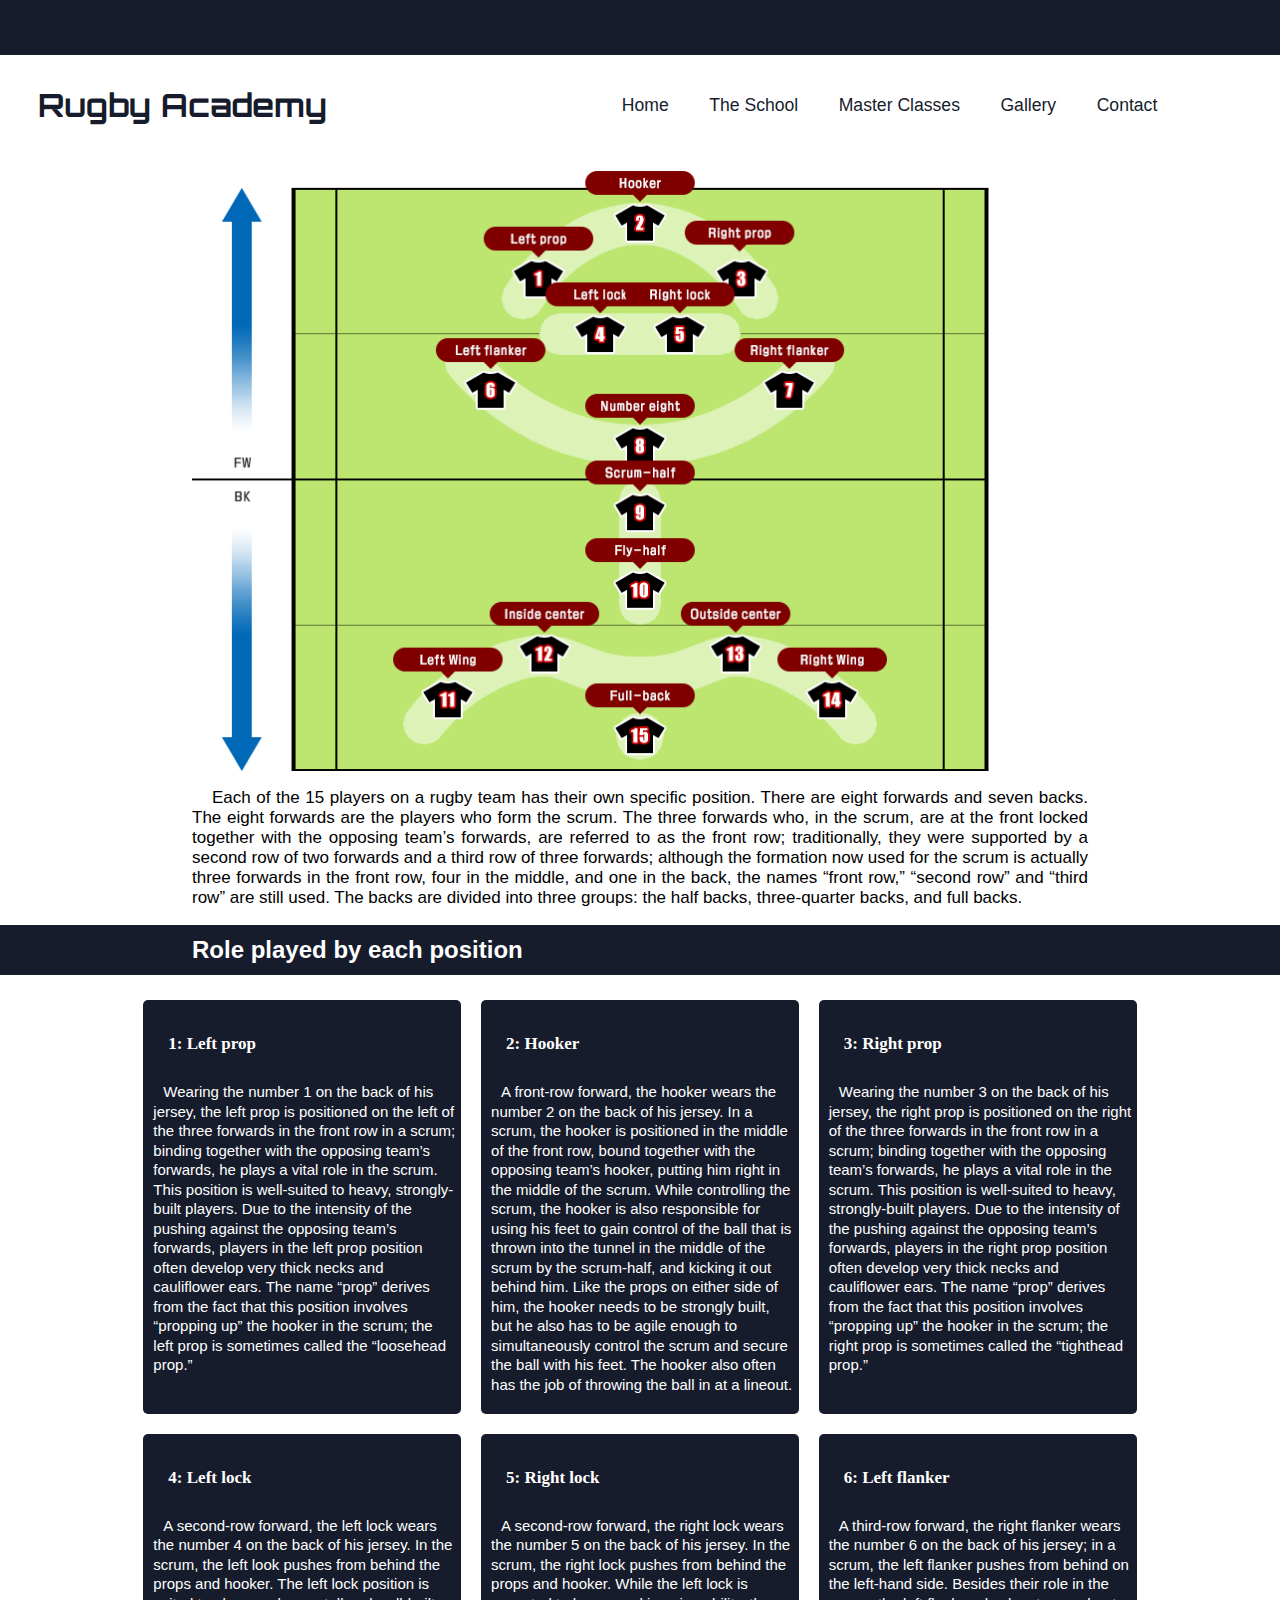
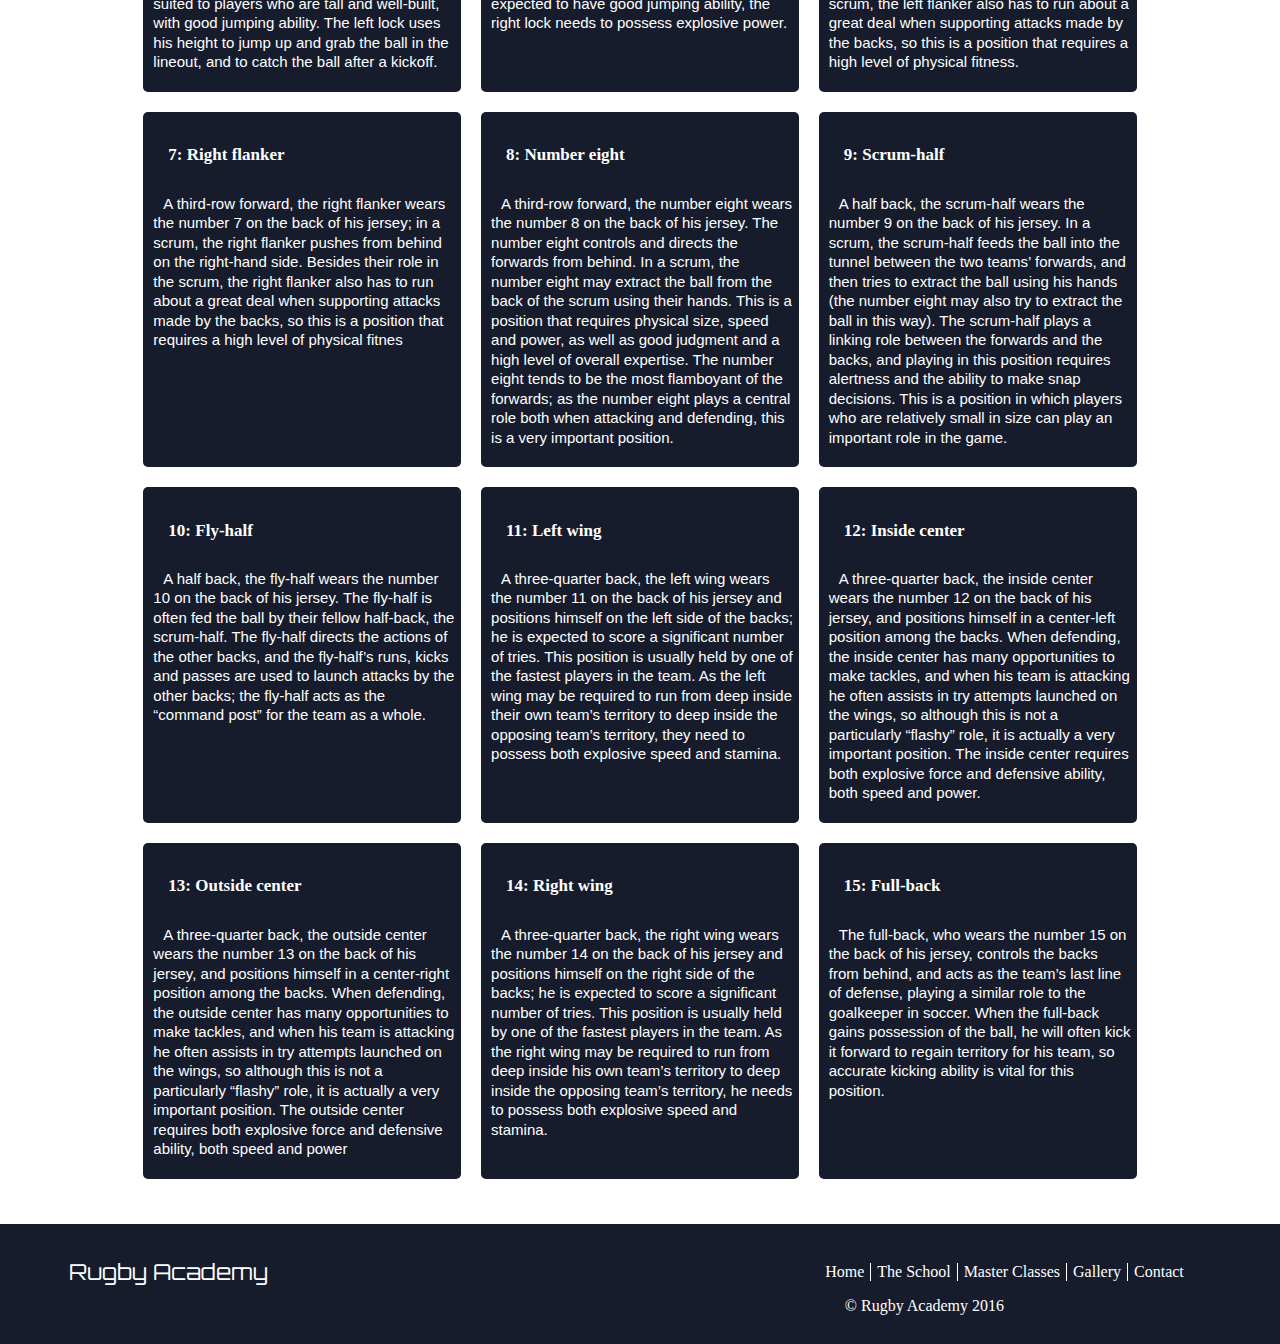
<file: roles/roles.html>
<!DOCTYPE html>
<html>
<head>
    <meta charset="utf-8">
    <meta name="viewport" content="width=device-width, initial-scale=1.0">
    <title>Player Roles</title>
    <link href="roles-style.css" type="text/css" rel="stylesheet"/>
</head>

<body>
   <main>
    <header> </header>
  <img src="images\menu.png" id="hamburger-menu"/>
    <nav>
        <h1>Rugby Academy</h1>
        <ul>
            <li><a href="..\home\index.html">Home</a></li>
            <li><a href="..\school\school.html">The School</a></li>
            <li><a href="..\master\master.html">Master Classes</a></li>
            <li><a href="..\gallery\gallery.html">Gallery</a></li>
            <li><a href="..\contact\contact.html">Contact</a></li>
        </ul>    
    </nav>

  <main> 
   
    <div id="wrapper">    

        <div id="diagram">
            <img src="images\position.gif"/>
            <p>Each of the 15 players on a rugby team has their own specific position. There are eight forwards and seven backs. The eight forwards are the players who form the scrum. The three forwards who, in the scrum, are at the front locked together with the opposing team’s forwards, are referred to as the front row; traditionally, they were supported by a second row of two forwards and a third row of three forwards; although the formation now used for the scrum is actually three forwards in the front row, four in the middle, and one in the back, the names “front row,” “second row” and “third row” are still used. The backs are divided into three groups: the half backs, three-quarter backs, and full backs. </p>
        </div>     

    <h2>Role played by each position </h2>

        <div id="roles-container">

               <div id="about-role-container">
               
                <div class="role-line">
                    
                    <div class="player-role">

                            <h5>1: Left prop </h5>
                            <p>Wearing the number 1 on the back of his jersey, the left prop is positioned on the left of the three forwards in the front row in a scrum; binding together with the opposing team’s forwards, he plays a vital role in the scrum. This position is well-suited to heavy, strongly-built players. Due to the intensity of the pushing against the opposing team’s forwards, players in the left prop position often develop very thick necks and cauliflower ears. The name “prop” derives from the fact that this position involves “propping up” the hooker in the scrum; the left prop is sometimes called the “loosehead prop.” </p>
                    </div>

                    <div class="player-role">
                          
                         <h5>2: Hooker </h5> 
                         <p>A front-row forward, the hooker wears the number 2 on the back of his jersey. In a scrum, the hooker is positioned in the middle of the front row, bound together with the opposing team’s hooker, putting him right in the middle of the scrum. While controlling the scrum, the hooker is also responsible for using his feet to gain control of the ball that is thrown into the tunnel in the middle of the scrum by the scrum-half, and kicking it out behind him. Like the props on either side of him, the hooker needs to be strongly built, but he also has to be agile enough to simultaneously control the scrum and secure the ball with his feet. The hooker also often has the job of throwing the ball in at a lineout. </p>  

                    </div>

                    <div class="player-role">
                        
                        <h5>3: Right prop </h5>
                        <p>Wearing the number 3 on the back of his jersey, the right prop is positioned on the right of the three forwards in the front row in a scrum; binding together with the opposing team’s forwards, he plays a vital role in the scrum. This position is well-suited to heavy, strongly-built players. Due to the intensity of the pushing against the opposing team’s forwards, players in the right prop position often develop very thick necks and cauliflower ears. The name “prop” derives from the fact that this position involves “propping up” the hooker in the scrum; the right prop is sometimes called the “tighthead prop.” </p>

                    </div>
                 
                </div>

                <div class="role-line">
   
                    <div class="player-role">
                           
                         <h5>4: Left lock </h5> 
                         <p>A second-row forward, the left lock wears the number 4 on the back of his jersey. In the scrum, the left look pushes from behind the props and hooker. The left lock position is suited to players who are tall and well-built, with good jumping ability. The left lock uses his height to jump up and grab the ball in the lineout, and to catch the ball after a kickoff. </p> 
                    </div>

                    <div class="player-role">

                        <h5>5: Right lock </h5>
                        <p>A second-row forward, the right lock wears the number 5 on the back of his jersey. In the scrum, the right lock pushes from behind the props and hooker. While the left lock is expected to have good jumping ability, the right lock needs to possess explosive power. </p>

                    </div>

                    <div class="player-role">
                      
                        <h5>6: Left flanker </h5>
                        <p>A third-row forward, the right flanker wears the number 6 on the back of his jersey; in a scrum, the left flanker pushes from behind on the left-hand side. Besides their role in the scrum, the left flanker also has to run about a great deal when supporting attacks made by the backs, so this is a position that requires a high level of physical fitness. </p>

                    </div>

                </div>

                <div class="role-line">
                 
                    <div class="player-role">
                       
                      <h5>7: Right flanker </h5>
                      <p>A third-row forward, the right flanker wears the number 7 on the back of his jersey; in a scrum, the right flanker pushes from behind on the right-hand side. Besides their role in the scrum, the right flanker also has to run about a great deal when supporting attacks made by the backs, so this is a position that requires a high level of physical fitnes </p>

                    </div>

                    <div class="player-role">

                        <h5>8: Number eight </h5>
                        <p>A third-row forward, the number eight wears the number 8 on the back of his jersey. The number eight controls and directs the forwards from behind. In a scrum, the number eight may extract the ball from the back of the scrum using their hands. This is a position that requires physical size, speed and power, as well as good judgment and a high level of overall expertise. The number eight tends to be the most flamboyant of the forwards; as the number eight plays a central role both when attacking and defending, this is a very important position. </p>

                    </div>

                    <div class="player-role">
                     
                       <h5>9: Scrum-half </h5>
                       <p>A half back, the scrum-half wears the number 9 on the back of his jersey. In a scrum, the scrum-half feeds the ball into the tunnel between the two teams’ forwards, and then tries to extract the ball using his hands (the number eight may also try to extract the ball in this way). The scrum-half plays a linking role between the forwards and the backs, and playing in this position requires alertness and the ability to make snap decisions. This is a position in which players who are relatively small in size can play an important role in the game. </p>

                    </div>

                </div>

                <div class="role-line">
        
                    <div class="player-role">

                        <h5>10: Fly-half </h5>
                        <p>A half back, the fly-half wears the number 10 on the back of his jersey. The fly-half is often fed the ball by their fellow half-back, the scrum-half. The fly-half directs the actions of the other backs, and the fly-half’s runs, kicks and passes are used to launch attacks by the other backs; the fly-half acts as the “command post” for the team as a whole. </p>

                    </div>

                    <div class="player-role">
                        
                        <h5>11: Left wing </h5>
                        <p>A three-quarter back, the left wing wears the number 11 on the back of his jersey and positions himself on the left side of the backs; he is expected to score a significant number of tries. This position is usually held by one of the fastest players in the team. As the left wing may be required to run from deep inside their own team’s territory to deep inside the opposing team’s territory, they need to possess both explosive speed and stamina. </p>

                    </div>

                    <div class="player-role">
                        
                        <h5>12: Inside center  </h5>
                        <p>A three-quarter back, the inside center wears the number 12 on the back of his jersey, and positions himself in a center-left position among the backs. When defending, the inside center has many opportunities to make tackles, and when his team is attacking he often assists in try attempts launched on the wings, so although this is not a particularly “flashy” role, it is actually a very important position. The inside center requires both explosive force and defensive ability, both speed and power. </p>
                    </div>

                </div>

                <div class="role-line">

                   <div class="player-role">
                        
                         <h5>13: Outside center </h5>
                         <p>A three-quarter back, the outside center wears the number 13 on the back of his jersey, and positions himself in a center-right position among the backs. When defending, the outside center has many opportunities to make tackles, and when his team is attacking he often assists in try attempts launched on the wings, so although this is not a particularly “flashy” role, it is actually a very important position. The outside center requires both explosive force and defensive ability, both speed and power </p>
                    </div>

                    <div class="player-role">
                         
                         <h5>14: Right wing </h5>
                         <p>A three-quarter back, the right wing wears the number 14 on the back of his jersey and positions himself on the right side of the backs; he is expected to score a significant number of tries. This position is usually held by one of the fastest players in the team. As the right wing may be required to run from deep inside his own team’s territory to deep inside the opposing team’s territory, he needs to possess both explosive speed and stamina. </p>
                    </div>

                    <div class="player-role">
                         
                          <h5>15: Full-back </h5>
                          <p>The full-back, who wears the number 15 on the back of his jersey, controls the backs from behind, and acts as the team’s last line of defense, playing a similar role to the goalkeeper in soccer. When the full-back gains possession of the ball, he will often kick it forward to regain territory for his team, so accurate kicking ability is vital for this position. </p>
                    </div>  

                </div>

               </div>

                 <div id="accordion">
           
                      <h2>1: Left prop  </h2> 
                      <p>Wearing the number 1 on the back of his jersey, the left prop is positioned on the left of the three forwards in the front row in a scrum; binding together with the opposing team’s forwards, he plays a vital role in the scrum. This position is well-suited to heavy, strongly-built players. Due to the intensity of the pushing against the opposing team’s forwards, players in the left prop position often develop very thick necks and cauliflower ears. The name “prop” derives from the fact that this position involves “propping up” the hooker in the scrum; the left prop is sometimes called the “loosehead prop.” </p>
 
                      <h2>2: Hooker </h2>  
                      <p>A front-row forward, the hooker wears the number 2 on the back of his jersey. In a scrum, the hooker is positioned in the middle of the front row, bound together with the opposing team’s hooker, putting him right in the middle of the scrum. While controlling the scrum, the hooker is also responsible for using his feet to gain control of the ball that is thrown into the tunnel in the middle of the scrum by the scrum-half, and kicking it out behind him. Like the props on either side of him, the hooker needs to be strongly built, but he also has to be agile enough to simultaneously control the scrum and secure the ball with his feet. The hooker also often has the job of throwing the ball in at a lineout. </p>
 
                       <h2>3: Right prop </h2> 
                      <p>Wearing the number 3 on the back of his jersey, the right prop is positioned on the right of the three forwards in the front row in a scrum; binding together with the opposing team’s forwards, he plays a vital role in the scrum. This position is well-suited to heavy, strongly-built players. Due to the intensity of the pushing against the opposing team’s forwards, players in the right prop position often develop very thick necks and cauliflower ears. The name “prop” derives from the fact that this position involves “propping up” the hooker in the scrum; the right prop is sometimes called the “tighthead prop.”  </p>
 
                      <h2>4: Left lock  </h2>
                      <p>A second-row forward, the left lock wears the number 4 on the back of his jersey. In the scrum, the left look pushes from behind the props and hooker. The left lock position is suited to players who are tall and well-built, with good jumping ability. The left lock uses his height to jump up and grab the ball in the lineout, and to catch the ball after a kickoff. </p>

                       <h2>5: Right lock </h2>
                      <p>A second-row forward, the right lock wears the number 5 on the back of his jersey. In the scrum, the right lock pushes from behind the props and hooker. While the left lock is expected to have good jumping ability, the right lock needs to possess explosive power. </p>

                       <h2>6: Left flanker </h2>
                      <p>A third-row forward, the right flanker wears the number 6 on the back of his jersey; in a scrum, the left flanker pushes from behind on the left-hand side. Besides their role in the scrum, the left flanker also has to run about a great deal when supporting attacks made by the backs, so this is a position that requires a high level of physical fitness. </p>

                       <h2>7: Right flanker </h2>
                      <p>A third-row forward, the right flanker wears the number 7 on the back of his jersey; in a scrum, the right flanker pushes from behind on the right-hand side. Besides their role in the scrum, the right flanker also has to run about a great deal when supporting attacks made by the backs, so this is a position that requires a high level of physical fitnes. </p>

                       <h2>8: Number eight  </h2>
                      <p>A third-row forward, the number eight wears the number 8 on the back of his jersey. The number eight controls and directs the forwards from behind. In a scrum, the number eight may extract the ball from the back of the scrum using their hands. This is a position that requires physical size, speed and power, as well as good judgment and a high level of overall expertise. The number eight tends to be the most flamboyant of the forwards; as the number eight plays a central role both when attacking and defending, this is a very important position. </p>

                       <h2>9: Scrum-half</h2>
                      <p>A half back, the scrum-half wears the number 9 on the back of his jersey. In a scrum, the scrum-half feeds the ball into the tunnel between the two teams’ forwards, and then tries to extract the ball using his hands (the number eight may also try to extract the ball in this way). The scrum-half plays a linking role between the forwards and the backs, and playing in this position requires alertness and the ability to make snap decisions. This is a position in which players who are relatively small in size can play an important role in the game. </p>

                       <h2>10: Fly-half </h2>
                      <p>A half back, the fly-half wears the number 10 on the back of his jersey. The fly-half is often fed the ball by their fellow half-back, the scrum-half. The fly-half directs the actions of the other backs, and the fly-half’s runs, kicks and passes are used to launch attacks by the other backs; the fly-half acts as the “command post” for the team as a whole. </p>

                       <h2>11: Left wing </h2>
                      <p>A three-quarter back, the left wing wears the number 11 on the back of his jersey and positions himself on the left side of the backs; he is expected to score a significant number of tries. This position is usually held by one of the fastest players in the team. As the left wing may be required to run from deep inside their own team’s territory to deep inside the opposing team’s territory, they need to possess both explosive speed and stamina. </p>

                       <h2>12: Inside center  </h2>
                      <p>A three-quarter back, the inside center wears the number 12 on the back of his jersey, and positions himself in a center-left position among the backs. When defending, the inside center has many opportunities to make tackles, and when his team is attacking he often assists in try attempts launched on the wings, so although this is not a particularly “flashy” role, it is actually a very important position. The inside center requires both explosive force and defensive ability, both speed and power. </p>

                       <h2>13: Outside center  </h2>
                      <p>A three-quarter back, the outside center wears the number 13 on the back of his jersey, and positions himself in a center-right position among the backs. When defending, the outside center has many opportunities to make tackles, and when his team is attacking he often assists in try attempts launched on the wings, so although this is not a particularly “flashy” role, it is actually a very important position. The outside center requires both explosive force and defensive ability, both speed and power. </p>

                       <h2>14: Right wing </h2>
                      <p>A three-quarter back, the right wing wears the number 14 on the back of his jersey and positions himself on the right side of the backs; he is expected to score a significant number of tries. This position is usually held by one of the fastest players in the team. As the right wing may be required to run from deep inside his own team’s territory to deep inside the opposing team’s territory, he needs to possess both explosive speed and stamina. </p>

                       <h2>15: Full-back  </h2>
                      <p>The full-back, who wears the number 15 on the back of his jersey, controls the backs from behind, and acts as the team’s last line of defense, playing a similar role to the goalkeeper in soccer. When the full-back gains possession of the ball, he will often kick it forward to regain territory for his team, so accurate kicking ability is vital for this position. </p>
 
                 </div>
        </div> 
       
  </div>

  <footer>
     <div id="final-info">
         <p>Rugby Academy </p>
     </div> 

     <div id="social">
          <ul id="footer-list">
              <li><a href="..\home\index.html">Home</a></li>
            <li><a href="..\school\school.html" id="first">The School</a></li>
            <li><a href="..\master\master.html">Master Classes</a></li>
            <li><a href="..\gallery\gallery.html">Gallery</a></li>
            <li><a href="..\contact\contact.html">Contact</a></li>
          </ul>  
        <p>&copy Rugby Academy 2016 </p>   
     </div>       
</footer>     

<img src="images\toTop2.png" id="toTop"/>

</main>

<script src="https://ajax.googleapis.com/ajax/libs/jquery/3.1.1/jquery.min.js"></script>
<script src="roles-script.js" type="text/javascript"></script>
 
</body>
</html>
</file>
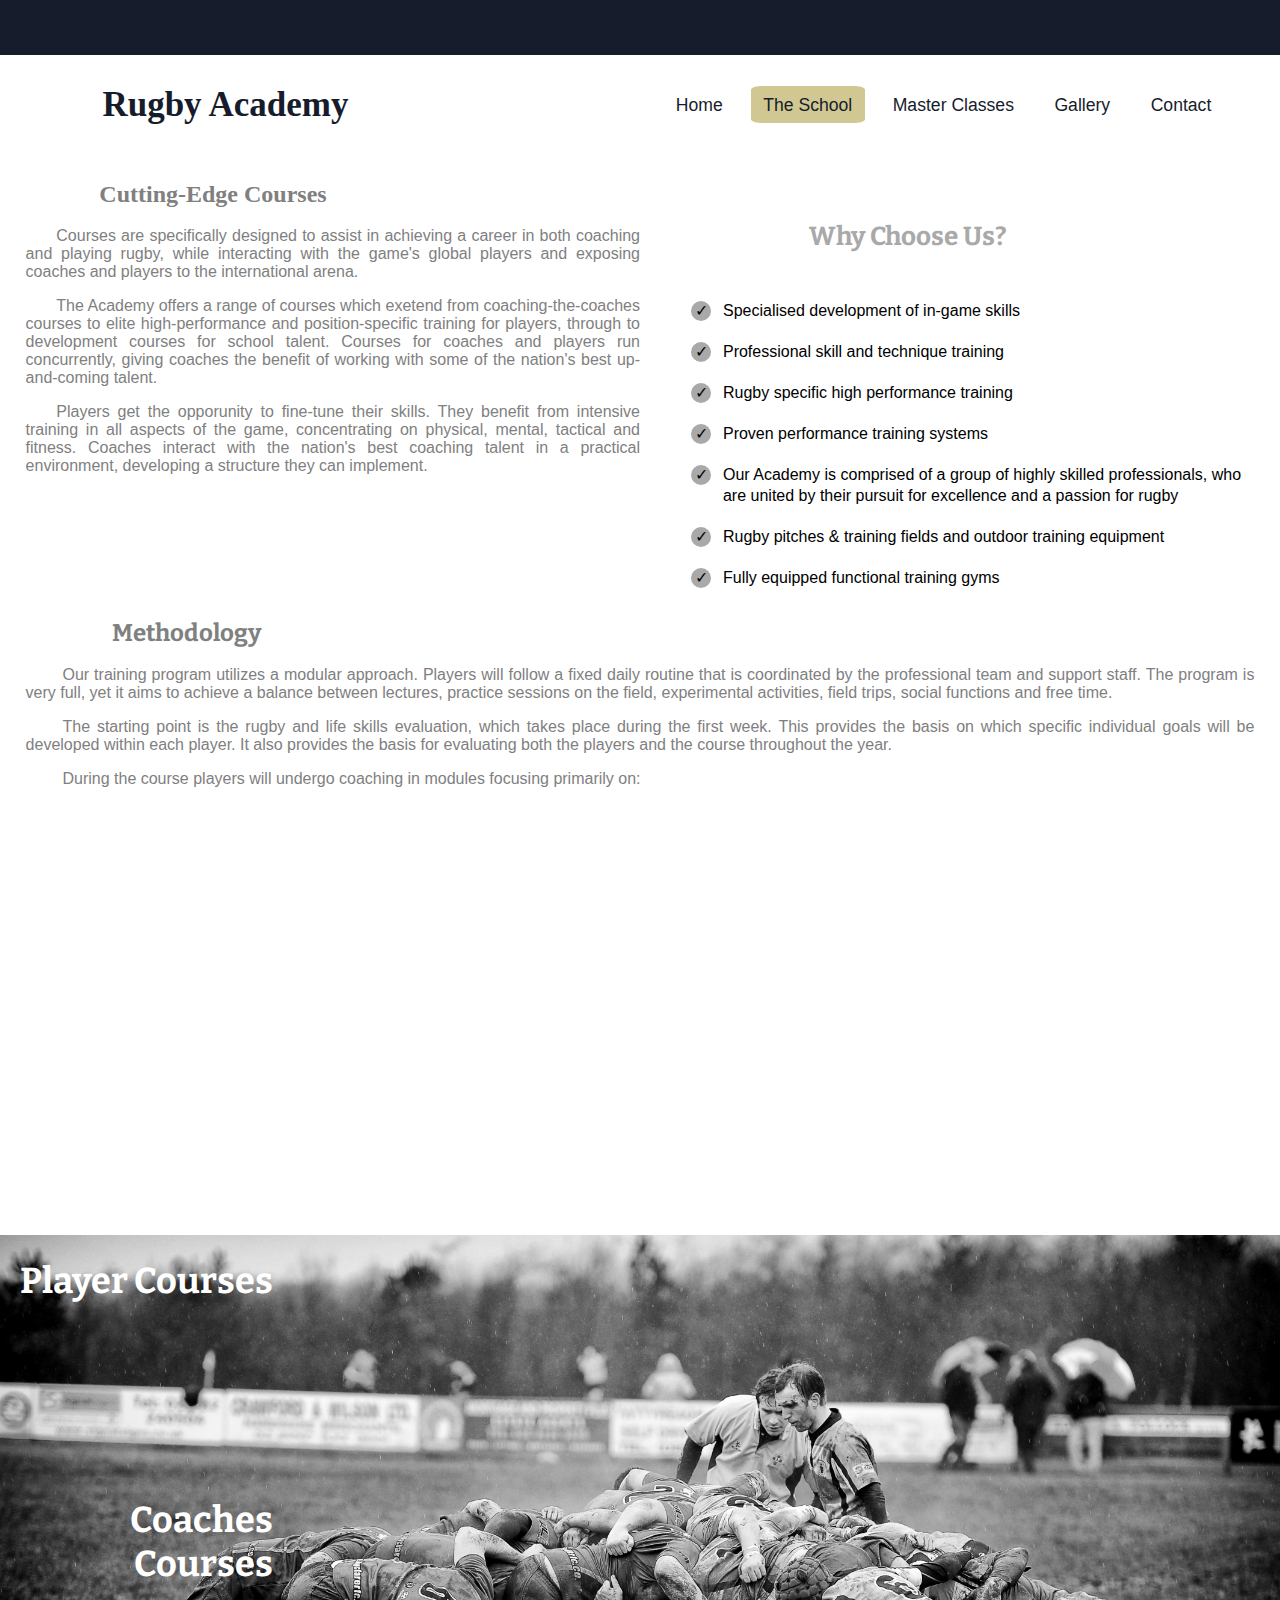
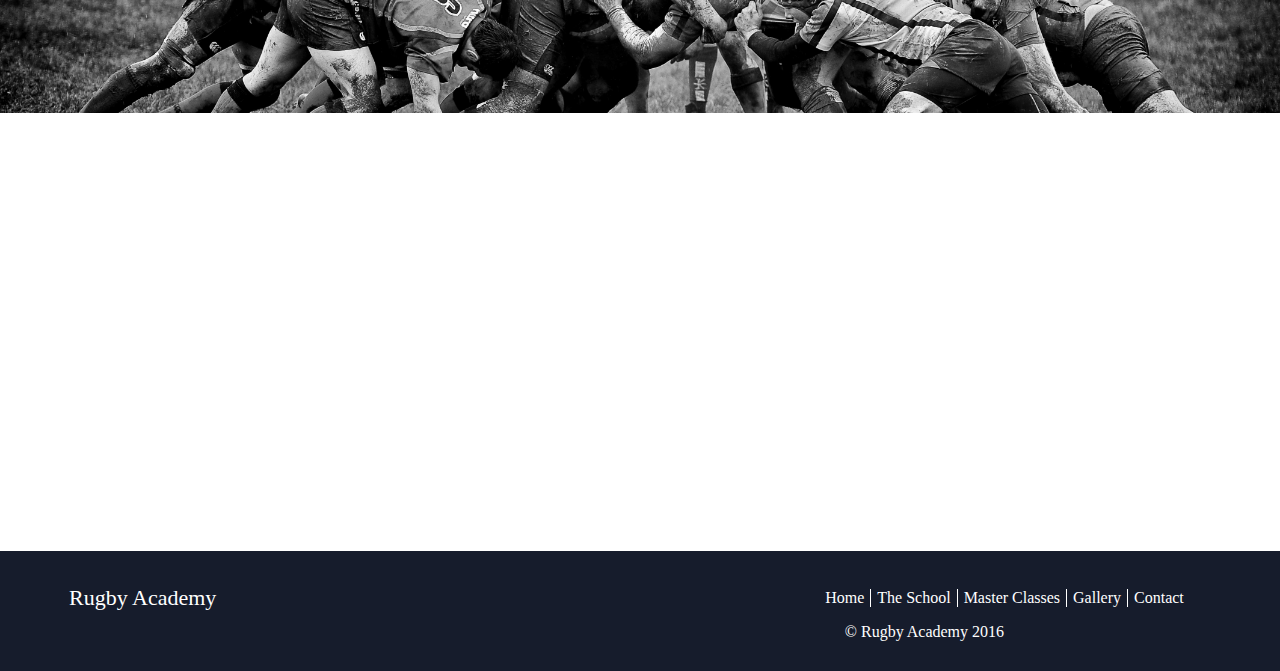
<file: school/school.html>
﻿<!DOCTYPE html>
<html>
<head>
       <meta charset="utf-8">
       <meta name="viewport" content="width=device-width, initial-scale=1.0">
       <title>The School</title>
       <link href="school-style.css" type="text/css" rel="stylesheet">
       
</head>    

<body>
<main>
 <header> </header>
  <img src="images\menu.png" id="hamburger-menu"/>
    <nav>
        <h1>Rugby Academy</h1>
        <ul>
            <li><a href="..\home\index.html">Home</a></li>
            <li><a href="..\school\school.html" id="first">The School</a></li>
            <li><a href="..\master\master.html">Master Classes</a></li>
            <li><a href="..\gallery\gallery.html">Gallery</a></li>
            <li><a href="..\contact\contact.html">Contact</a></li>
        </ul>    
    </nav>

<div id="long-description-container">
      
      <div id="main-description">
          
        <h2>Cutting-Edge Courses </h2>  
        <p>Courses are specifically designed to assist in achieving a career in both coaching and playing rugby, while interacting with the game's global players and exposing coaches and players to the international arena.</p>
        <p>The Academy offers a range of courses which exetend from coaching-the-coaches courses to elite high-performance and position-specific training for players, through to development courses for school talent. Courses for coaches and players run concurrently, giving coaches the benefit of working with some of the nation's best up-and-coming talent.</p>
        <p>Players get the opporunity to fine-tune their skills. They benefit from intensive training in all aspects of the game, concentrating on physical, mental, tactical and fitness. Coaches interact with the nation's best coaching talent in a practical environment, developing a structure they can implement.</p>

      </div> 

      <div id="why-us">
          <h2>Why Choose Us?</h2>
         <div>  <p class="sign">&check;</p> <p class="text">Specialised development of in-game skills</p></div>
         <div>  <p class="sign">&check;</p> <p class="text">Professional skill and technique training</p></div>
         <div>  <p class="sign">&check;</p> <p class="text">Rugby specific high performance training</p></div>
         <div>  <p class="sign">&check;</p> <p class="text">Proven performance training systems</p></div>
         <div>  <p class="sign">&check;</p> <p class="text">Our Academy is comprised of a group of highly skilled professionals, who are united by their pursuit for excellence and a passion for rugby</p></div>
         <div>  <p class="sign">&check;</p> <p class="text">Rugby pitches & training fields and outdoor training equipment</p></div>
         <div>  <p class="sign">&check;</p> <p class="text">Fully equipped functional training gyms</p></div>
      </div>       

</div>    

<div id="method-container"> 

   <h2>Methodology</h2>
   <p>Our training program utilizes a modular approach. Players will follow a fixed daily routine that is coordinated by the professional team and support staff. The program is very full, yet it aims to achieve a balance between lectures, practice sessions on the field, experimental activities, field trips, social functions and free time. </p>

   <p>The starting point is the rugby and life skills evaluation, which takes place during the first week. This provides the basis on which specific individual goals will be developed within each player. It also provides the basis for evaluating both the players and the course throughout the year.</p>

   <p>During the course players will undergo coaching in modules focusing primarily on:</p>

   <div id="method-details">

       <div id="individual" class="move-individual">
            <img src="images\individual.jpg">
            <h3>The individual </h3>
            <p>Understanding one’s positional requirements both in attack and defense. Players will be equipped with individual and mini unit skills for specific areas of focus; such evasive running, fixing your opponent, passing and catching, continuity in attack, line speed, different tackles as well as regaining the ball in defense. </p>
       </div>

       <div id="scrum">
            <img src="images\scrum.jpg">
            <h3>Functioning as a pack of forwards or a backline</h3>
            <p>Understanding the varied roles of unit play, such as set pieces and first phase attack and defense. </p>
       </div> 

       <div id="team" class="move-team">
          <img src="images\team.jpg">
          <h3>Playing as a team </h3> 
          <ul>
             <li>Knowing your strengths and weaknesses</li>
             <li>Understanding the team strategy</li>
             <li>Implementing tactics in order to achieve outcomes</li>
             <li>The role of the substitute bench</li>
          </ul>    
       </div>           

   </div>    

</div>    

<div id="courses-links">

    <div id="overlay">
    </div> 

    <div id="player-links-container">

<h1>Player Courses</h1>     
      
      <div class="links-flex-container links-transition" id="player-transition">
    
       <div class="player-links">
           <div class="second-overlay"></div>

          <h3>Beginner Player Course </h3>
          <a href="..\courses\courses.html" data-id="beginner-player">View Course Section</a>
       </div>    

        <div class="player-links">
            <div class="second-overlay"></div>

          <h3>Intermediate Player Course </h3>
          <a href="..\courses\courses.html" data-id="intermediate-player">View Course Section</a>
       </div>    

        <div class="player-links">
            <div class="second-overlay"></div>

          <h3>Advanced Player Course </h3>
          <a href="..\courses\courses.html" data-id="advanced-player">View Course Section</a>
       </div>    

        
      </div>

    </div> 
  
    <div id="coaches-links-container">
  <h1>Coaches Courses </h1>

   <div class="links-flex-container links-transition" id="coach-transition">

         <div class="coaches-links">
             <div class="second-overlay"></div>

          <h3>Intermediate Coaches Course </h3>
          <a data-id="intermediate-coach" href="..\courses\courses.html">View Course Section</a>
       </div>    

        <div class="coaches-links">
            <div class="second-overlay"></div>

          <h3>Advanced Coaches Course </h3>
          <a href="..\courses\courses.html" data-id="advanced-coach">View Course Section</a>
       </div>    

        <div class="coaches-links">
            <div class="second-overlay"></div>

          <h3>Customised Coaches Course </h3>
          <a href="..\courses\courses.html" data-id="customised-coach">View Course Section</a>
       </div>    

       
   </div>

    </div>        

</div>    

<div id="facilities-container">

  <div id="facilities-header-container">
     <h1 class="moveText">Our Facilities</h1>
     <p class="moveText"></p>
  </div>

 <div id="each-facility-container">

   <div class="facility-container">
  
     <div class="facility" id="gym">
         
          <p class="description">Rugby? I don’t think I’ve heard of that muscle</p>
          <p class="second-description">Modern gym equipment to make sure you stay in shape </p>
         <div class="facility-overlay"></div>
     </div>    

   </div>    

    <div class="facility-container">

        <div class="facility" id="ground">
           
             <p class="description">The Battfield </p>
             <p class="second-description">Rugby Training Grounds </p>
             <div class="facility-overlay"> </div>
       </div>    

   </div>    

    <div class="facility-container">

        <div class="facility" id="training-field">
         
         <p class="description"> We make sure your training sessions are executed correctly by having the best equipment </p>
         <div class="facility-overlay"> </div>
     </div>    

   </div>    
  

    <div class="facility-container">
            
            <div class="facility" id="medic">
         
              <p class="description">Injuries?</p>
              <p class="second-description">Our team medics are always ready</p>
              <div class="facility-overlay"> </div>
            </div>  

   </div>    

 </div>

</div>    


<footer>
     <div id="final-info">
         <p>Rugby Academy </p>
     </div> 

     <div id="social">
          <ul id="footer-list">
            <li><a href="..\home\index.html">Home</a></li>
            <li><a href="..\school\school.html" id="first">The School</a></li>
            <li><a href="..\master\master.html">Master Classes</a></li>
            <li><a href="..\gallery\gallery.html">Gallery</a></li>
            <li><a href="..\contact\contact.html">Contact</a></li>
          </ul>  
        <p>&copy Rugby Academy 2016 </p>   
     </div>       
</footer>     

<img src="images\toTop2.png" id="toTop"/>

</main>

<script src="https://ajax.googleapis.com/ajax/libs/jquery/3.1.1/jquery.min.js"></script>
<script src="school-script.js" type="text/javascript"></script>
</body>
</html>
</file>
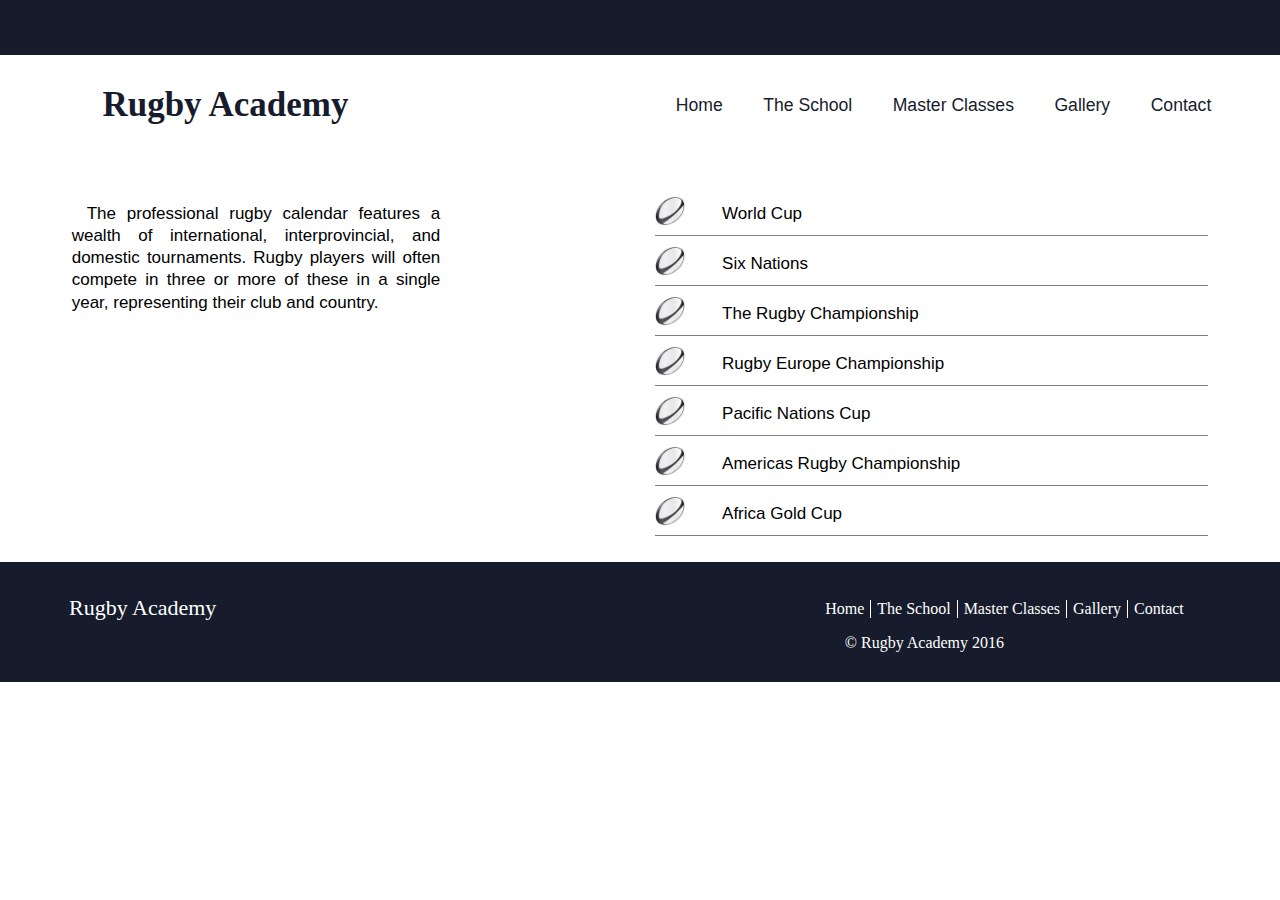
<file: tournaments/tour.html>
<!DOCTYPE html>
<html>
<head>
    <meta charset="utf-8">
    <meta name="viewport" content="width=device-width, initial-scale=1.0">
    <title>Tournaments</title>
    <link href="tour-style.css" type="text/css" rel="stylesheet"/>
</head>

<body>
   <main>
    <header> </header>
  <img src="images\menu.png" id="hamburger-menu"/>
    <nav>
        <h1>Rugby Academy</h1>
        <ul>
            <li><a href="..\home\index.html">Home</a></li>
            <li><a href="..\school\school.html">The School</a></li>
            <li><a href="..\master\master.html">Master Classes</a></li>
            <li><a href="..\gallery\gallery.html">Gallery</a></li>
            <li><a href="..\contact\contact.html">Contact</a></li>
        </ul>    
    </nav>

  <main> 

    <div id="tour-container">

       <p>    The professional rugby calendar features a wealth of international, interprovincial, and domestic tournaments. Rugby players will often compete in three or more of these in a single year, representing their club and country. </p>

       <ul id="tours">
 
         <li data-name="worldCup"> <p class="ball">  <img src="images\ball.jpg"> </p> <p>World Cup</p> </li>
         <li data-name="sixNations"> <p class="ball">  <img src="images\ball.jpg"> </p> <p>Six Nations</p> </li>
         <li data-name="championship"> <p class="ball">  <img src="images\ball.jpg"> </p> <p>The Rugby Championship</p></li>
         <li data-name="europe"> <p class="ball">  <img src="images\ball.jpg"> </p> <p>Rugby Europe Championship</p> </li>
         <li data-name="pacific"> <p class="ball">  <img src="images\ball.jpg"> </p> <p>Pacific Nations Cup</p> </li>
         <li data-name="america"> <p class="ball">  <img src="images\ball.jpg"> </p> <p>Americas Rugby Championship</p> </li>
         <li data-name="africa"> <p class="ball">  <img src="images\ball.jpg"> </p> <p>Africa Gold Cup</p>  </li>


       </ul>        
    </div>

    <div id="tour-details">

        <div id="worldCup" >
             <p>The Rugby World Cup is a men's rugby union tournament contested every four years between the top international teams. The tournament was first held in 1987, when the tournament was co-hosted by New Zealand and Australia. New Zealand became the first ever champions, defeating France 29–9 in the final. The subsequent 1991 tournament was hosted by England being the first that saw the introduction of a qualifying tournament. Australia won the second tournament, defeating England 12–6 in the final. The third World Cup was held in South Africa and was won by the hosts. In 1999 Australia claimed their second title, defeating France in the final. The 2003 event was hosted by Australia and England emerged as champions defeating Australia in extra time. England's win was unique in that it broke the southern hemisphere's dominance in the event. The 2007 competition was hosted by France and the All Blacks reclaimed their place atop the rugby world with a narrow 8–7 win over France in the 2011 final. In the 2015 edition of tournament, hosted by England, New Zealand once again won the final, this time against established rivals, Australia. </p>
            
        </div>

        <div id="sixNations">
            <p>The Six Nations Championship is an annual international rugby union competition involving six European sides: England, France, Ireland, Italy, Scotland and Wales. The Six Nations is the successor to the Home Nations Championship (1883–1909 and 1932–39), played between teams from England, Ireland, Scotland and Wales, which was the first international rugby union tournament. With the addition of France, this became the Five Nations Championship (1910–31 and 1947–99), which in turn became the Six Nations Championship with the addition of Italy. The winners of the Six Nations Championship are sometimes unofficially referred to in the media as the European Champions or Northern Hemisphere Champions. England hold the record for outright wins of the Home Nations, Five Nations and Six Nations tournaments, with 28 titles, although Wales follow closely with 26 outright wins with the addition of 12 shared victories to England's 10. Since the Six Nations era started in 2000, only Italy and Scotland have failed to win the Six Nations title, although Scotland were the last outright winners of the Five Nations. </p>
        </div>

        <div id="championship">
            <p>The Rugby Championship is an international rugby union competition contested annually by Argentina, Australia, New Zealand, and South Africa. Prior to the 2012 tournament, when Argentina joined, it was known as the Tri Nations. The inaugural Tri Nations tournament was in 1996, and was won by New Zealand – known as the All Blacks. South Africa won their first title in 1998, and Australia their first in 2000. Following the last Tri Nations tournament in 2011, New Zealand had won ten championships, with South Africa and Australia on three titles each. The first Rugby Championship was won by New Zealand, who won all six of their matches.

New Zealand, Australia and South Africa have frequently been ranked among the top rugby nations with the latter two teams winning the Rugby World Cup twice and New Zealand winning it three times. Argentina have been ranked as high as third in the IRB World Rankings and have twice reached the Rugby World Cup semi-finals, a higher achievement than Italy, Scotland, and Ireland among the Six Nations teams. </p>
        </div>

        <div id="europe">
            <p>The Rugby Europe International Championships, – sometimes referred to as the Six Nations B or Rugby Europe Championship – is the European Championship for tier 2 and tier 3 rugby union nations.

The tournament is split into 5 levels, each with 5 or 6 teams. All levels play on a one-year cycle, replacing the old format of a two-year cycle, with the teams playing each other both home and away. From September 2016, the European Nations Cup will become the Rugby Europe International Championships, made up of 5 levels or divisions. A promotion and relegation play-off system is maintained across all levels every year, moving away from the two-year system in place since 2003, meaning teams will be promoted and relegated every year. </p>
        </div>

        <div id="pacific">
              <p>The Pacific Nations Cup is an international rugby union competition currently held between three Pacific nations: Fiji, Samoa and Tonga. First held in 2006, the tournament is intended to strengthen the Tier 2 rugby nations by providing competitive test matches in a tournament format.

Previously, Japan participated from 2006 to 2015, New Zealand from 2006 to 2009, Australia from 2007 to 2008, and Canada and the United States from 2013 to 2015. The inaugural tournament was the only one that carried the title of IRB Pacific 5 Nations; from 2007 the competition was known as the IRB Pacific Nations Cup. The tournament is a round-robin, where each team plays one match against each of the other teams. There are four points for a win, two points for a draw and none for a defeat. There are also bonus points offered with one bonus point for scoring four or more tries in a match and one bonus point for losing by 7 points or fewer.

The tournament generally occurs every year in the June mid-year international test window. The tournament was played mainly throughout June, with the last round in early July. The revised tournament begins in May due to pre-existing Test commitments and concludes in late June. </p>
        </div>

        <div id="america">
             <p>The Americas Rugby Championship, often informally called the Americas' Six Nations, is an annual international rugby tournament between six North and South American nations: Argentina, Brazil, Canada, Chile, the United States and Uruguay. The tournament is based around the structure of the European Six Nations Championship, coinciding with each other in February and March of each year. Played annually, the format of the Championship is simple: each team plays every other team once in a round-robin format, making for a total of 15 matches played across the tournament. For each win, a team picks up 4 points and 2 for a draw. The team with the most points at the end wins the title. Unlike previous ARC', overseas based players are available for selection, while Argentina will mainly only select provincial and domestic players.  </p>
        </div>

        <div id="africa">
              <p>The Africa Cup is an annual rugby union tournament involving African nations, organised by Rugby Africa. The tournament was first held in 2000, with five teams taking part in the event, Morocco, Tunisia, Namibia, Zimbabwe and South Africa and has since been contested on an annual basis.   </p>
        </div>

    </div>    

    <div id="accordion">

        <h3>World Cup </h3>
        <p> </p>

        <h3>Six Nations </h3>
        <p> </p>

        <h3>The Rugby Championship </h3>
        <p> </p>

        <h3>Rugby Europe Championship </h3>
        <p> </p>

        <h3>Pacific Nations Cup </h3>
        <p> </p>

        <h3>Americas Rugby Championship </h3>
        <p> </p>

        <h3>Africa Gold Cup </h3>
        <p> </p>

    </div>

 <footer>
     <div id="final-info">
         <p>Rugby Academy </p>
     </div> 

     <div id="social">
          <ul id="footer-list">
              <li><a href="..\home\index.html">Home</a></li>
            <li><a href="..\school\school.html" id="first">The School</a></li>
            <li><a href="..\master\master.html">Master Classes</a></li>
            <li><a href="..\gallery\gallery.html">Gallery</a></li>
            <li><a href="..\contact\contact.html">Contact</a></li>
          </ul>  
        <p>&copy Rugby Academy 2016 </p>   
     </div>       
</footer>     

<img src="images\toTop2.png" id="toTop"/>

</main>

<script src="https://ajax.googleapis.com/ajax/libs/jquery/3.1.1/jquery.min.js"></script>
<script src="tour-script.js" type="text/javascript"></script>
 
</body>
</html>
</file>
<file: home/index-style.css>
@import url('https://fonts.googleapis.com/css?family=Orbitron');
@import url('https://fonts.googleapis.com/css?family=Exo');
body{
   padding: 0;
   margin: 0; 
}

header{
    width: 100%;
    height: 55px;
    background-color: #161c2c;
}

     /* design of the navigation bar  */

nav{
    width: 100%;
    height: 60px;
    display: flex;
    align-items: center;
    padding-top: 20px;
}
nav h1{
    font-family: 'Orbitron', sans-serif;
    font-size: 32px;
    color: #161c2c;
    padding:0 4% 0 3%;
    flex-basis: 40%;
}
nav ul{
    list-style: none;
    margin: 0;
    padding: 0;
    display: flex;
    align-items: center;
    justify-content: space-around;
    flex-basis:  45%;
}
#first{
     background-color: #d1c792;
}
nav ul a{
    text-decoration: none;
    color: #161c2c;
    font-family: sans-serif;
    font-size: 1.1em;
    padding: 0.5em 0.7em;
    border-radius: 10%;
    transition: all 0.5s ease;
}
nav ul li a:hover{
    background-color: #d1c792;
    color: white;
}

#hamburger-menu{
    display: none;
}

  /* == the slideshow == */

#slider-container{
    width: 100%;
    height: 600px;
    margin-top: 15px;
    position: relative;        /* so we can position the images*/
}
#slider-container div{     /* to make sure the img is adjusting to it's container size  */
    width: 100%;
    height: 600px;
    position: absolute;       /* the images are set on top of each other*/
    top: 0;
    left: 0;
    right: 0;
    bottom: 0;
}
#slider-container img{     /* so that the image may resize accordingly with the device width*/
    width: 100%;
    max-width: 100%;
    max-height: 100%;
}
.arrow{                      /* positioning the two control arrows*/
    width: 40px;
    height: 40px;
    position: absolute;
    top: 62%;
    z-index: 9999;
    cursor: pointer;
    margin-left: 4%;
}
#right-arrow{
    margin-left: 94% !important;
}
.quote{
    z-index: 999;
    position: absolute;
    top: 50%;
    left: 5%;
    color: white;
    font-size: 1.5em;
    font-family: 'Audiowide', cursive;
}


  /*==  the 5 divs with additional info  ==*/

 #info-container{           /* the container of the 5 divs, flex to assure the display:  */
     display: -moz-box; 
     display: flex;
     height: 200px;
     width: 100%;
 }
 #info-container a{         /* centering the content and style the 5 divs*/
     display: block;
     height: 120%;
     flex: 1;
     text-decoration: none;
     background-color: #161c2c;
 }
  .info-section{            
     height: 100%;
     -moz-box-flex:1;
     -webkit-box-flex:1;
     display: -moz-box; 
     display: flex;
     justify-content: center;
     -webkit-justify-content:center;
     padding-top: 4%;
     color: white;
     font-family: 'Orbitron', sans-serif;
     font-size: 22px;
     cursor: pointer;
     position: relative;
 } 
   
 .info-section p{
     width: auto;
     text-align: center;
 }
 #info-container a:nth-child(odd){
      background-color: #d1c792;
 }
 .tokens{                 /* image inside each of the 5 divs */
     width: 50px;
     height: 50px;
    transition: all 0.5s ease;
 }
 .scale-tokens{             /* putting the images inside a div so that we may apply two transition effects on two transforms */
     position: absolute;
     width: 50px;
     margin: 38% auto 0 auto;
  
 }
 .info-section:hover .tokens{
     transform: translateY(-30px);
     transition: transform  0.5s ease;
 }
.info-section:hover .scale-tokens{
transform: scale(1.3,1.3);
transition: transform  0.7s ease;
}

/*== the mini about section ==*/

#mini-about{
    width: 100%;
    height: 400px;
}
#mini-about h2{
   width: 100%;
   text-align: center;
   margin: 8% auto 0 auto;
   font-size: 2em;
   color: #161c2c;
   font-family: 'Orbitron', sans-serif;
}
#mini-about p:nth-child(2){   /* helping..*/ 
    width: 100%;
    text-align: center;
    margin: 1% auto 0 auto;
    color: grey;
    word-spacing: .2em;
    font-family: monospace;
    font-size: 14px;
}
#mini-about p:nth-child(3){  /* presentation text*/
    width: 88%;
    margin: 4% auto 0 auto;
    text-indent: 35px;
    line-height: 1.7em;
    text-align: justify;
    font-size: 17px;
    color: grey;
    font-family: 'Exo';
}
#mini-about a{   /* find out more*/
   text-decoration: none;
   color: #161c2c;
   font-family: 'Orbitron', sans-serif;
   width: 12%;
   margin: 3% auto 0 auto;
   display: flex;
   justify-content: center;
   padding: 10px;
   border-top: 0.5px solid grey;
   border-bottom: 0.5px solid grey;
}

   /* == the 3 courses section ==*/

  #courses-section{        /* the big container  */
      width: 100%;
      height: 450px;
      margin-top: -2%;
  } 
  #courses-section h3{       /* header */
      width: 30.5%;
      margin: 2% auto 0 auto;
      font-size: 22px;
      font-family:'Orbitron', sans-serif;
      color: #161c2c; 
      letter-spacing: 2px;
  }
  #courses-wrapper{           /* container of all 3 courses divs*/
      border: .1px solid #EBEFF0;
      width: 86%;
      margin: 5% auto 0 auto;
      display: flex;
  }
  .allCourses{             /*the 3 courses divs */
    width: 33.33%;
    display: flex;
    justify-content: center;
    cursor: pointer;
    transition: background-color .5s ease;
  }
  .allCourses p{
      font-size: 17px;
      font-family: 'Trebuchet MS', 'Lucida Sans Unicode', 'Lucida Grande', 'Lucida Sans', Arial, sans-serif;
  }
  .allCourses:not(#coach-course){
     border-right: 0.1px solid #EBEFF0;
  }
  .allCourses:not(#player-course){
      background-color:#EBEFF0;
  }
  .allCourses:hover{
      background-color: white !important;
  }


  /*== course details ==*/

  #courses-details{         /* divs container */
      width: 100%;
  }
  #advanced-player-course-content, #coaches-course-content{    /* show only the first one */
      display: none;
  }
  .course-content-list{        /* each div with course details*/ 
      width: 80%;
      margin:3% auto 0 auto;
  }

  .course-header{
      width: 100% !important;
      text-align: center;
  }
  .course-content-list button{
       margin: 3% auto 0 auto;
       display: block;
       cursor: pointer;
       background-color: #161c2c;
       color: white;
       border: none;
       width: 30%;
       height: 45px;
       font-size: 19px;
       word-spacing: .1em;
       transition: all .3s ease;
  }    
  .course-content-list p{
      font-size: 17px;
      color: grey;
      font-family: 'Exo';
      text-indent: 50px;
      text-align: justify;
  }
  .course-content-list a{
     text-decoration: none;
     outline: none;
  }  
  .course-content-list button:hover{
      background-color: #d1c792;
      color: black;
  }

    /*== counter div section ==*/

  #counter-section{          /* main container of the 4 divs*/
      width: 90%;
      margin: 0 auto 2% auto;
      height: 150px;
      display: flex;
      justify-content:space-between;
      align-items: center; 
  }
  .count{                                   /* each of the 4 divs*/
      border: 1px solid lightgrey;
      height: 100%;
      width: 23%;
  
  }
  .count p{
      text-align: center;
  }
  .count p:first-child{            /* the numbers*/
      font-size: 48px;
      color: grey;
      height: 20%;
  }
  .count p:last-child{         /* details about */
      width: 100%;
      color: grey;
  }


  /* == bottom image cover  == */

 #image-cover{
     width: 100%;
     height: 250px;
     margin: 0;
     padding: 0;
 }   
 #cover{
     max-width: 100%;
     max-height: 100%;
     height: 100%;
     width: 100%;
 }


  /* == the footer  == */

footer{
      width: 100%;
      height: 120px;
      background-color: #161c2c;
      color: white;
  }
#final-info{           /*left section */
  width: 45%;
  height: 100%;
  float: left;
}  
#final-info p{
   font-family:  'Orbitron', sans-serif;
   font-size: 22px;
   padding: 2% 0 0 12%;
}
#footer-list{                            /* right section with ul*/
    margin: 0;
    padding-top: 3%;
    padding-left: 9%;
    margin-left: 55%;
    list-style-type: none;
    display: flex;
    width: 29%;
} 
#footer-list li{                               /* border after each li*/
    border-right: 1px solid white;
    padding-right: 6px;
    padding-left: 6px;
}
#footer-list li:last-child{
    border: none;
}   
#footer-list li a:hover{
   color: #d1c792;
}   
#footer-list li a{
    color: white;
    background-color: inherit;
    font-size: 16px;
    text-decoration: none;
    transition: color .7s;
}
#social p{
    padding-left: 66%;
}
#toTop{
    position: fixed;
    right: 1%;
    top: 90%;
    width: 50px;
    height: 50px;
    display: none;
    cursor: pointer;
    z-index: 1000;
}

  /* == media queries ==*/

@media all and (max-width:1081px){

                           /*== navigation section ==*/ 
    nav h1{
        font-size: 28px;
        width: 20%;
    }
    nav ul{
      flex-basis: 75%;
    }
                       /* slider */
    .slide img{
        height: 100%;
    }
    .arrow{
        margin-top: 7%;
    }
                          /* short info*/
    #mini-about h2{
       width: 100%;
       text-align: center;  
    }
    #mini-about p:nth-child(2){
        width: 100%;
        text-align: center;
    }
    #mini-about a{
        width: 15%;
    }
                              /* about the courses*/
    #courses-section h3{
        width: 100%;
        text-align: center;
    }
}  

@media all and (max-width:947px){
    #mini-about a{
        width: 20%;
        text-align: center;
    }
}

@media all and (max-width:925px){
    nav h1{
        width: 0%;              /* site name */
    }
    .tokens{                    /* image inside colored divs  */
        padding-top: 95%;
    }
    #mini-about a {
        width: 20%;
    }
}

@media all and (max-width:820px){

       nav ul{
           flex-basis: 80%;
       }

} 


@media all and (max-width:854px){
     .scale-tokens{
         margin-top: 45%;
     }
}

@media all and (max-width:800px){
    #footer-list{
        margin-left: 50%;
    }
     nav ul{
           flex-basis: 85%;
       }
}

 @media all and (max-width:785px){

     nav ul{
           flex-basis: 90%;
       }
}

 @media all and (max-width: 770px){

       nav ul li a{
           padding-left: 2px;
           padding-right: 2px;
       }
 }

@media all and (max-width:740px){
    nav h1{
        padding: 0;
        padding-left: 2%;
        width: 18%;
    }
     .scale-tokens{
         margin-top: 55%;
     }
}
 @media all and (max-width:713px){
     #mini-about a{
         width: 24%;
     }
    #info-container{
        flex-flow: row wrap;
        margin-bottom: 45%;
    } 
   #info-container a{
     height: 120%;
     flex-basis: 33%;
   }
   .scale-tokens{
       margin-top: 20%;
   }

     #footer-list{
         margin-left: -45%;
     }

}

@media all and (max-width:703px){
    header{
        width: auto;
    }
     .toMiddle{
        margin-top: -10%;
    }
}

@media all and (max-width:662px){
    nav{
        height: 35px;
    }
    nav h1{
        width: 32%;
        margin: 0;
        padding-left: 5%;
       // padding-bottom: 1%;
      
    }
    nav{
        margin-bottom: 5%;
    }
    nav ul{
          width: 70%;
          height: 260px;
          display: flex;
          flex-flow: column;
          background-color: #161c2c;
          box-sizing: border-box;
          z-index: 1000;
          position: relative;
          display: none;
          margin-top: 360px;
          margin-right: 5%;
    }
        nav ul li{
          width: 100%;
          height: 40px;
          display: flex;
          justify-content: center;
          text-align: center;
          padding-top: 10px;
      }
      nav ul a{
          color: white;
          width: 80%;
          padding-right: -30%;
          display: block;
      }
    #hamburger-menu{
        display: block;
        position: absolute;
        top: 14% !important;
        right: 16%;
    }
    #right-arrow{
        right: 3%;
    }
   
    #info-container{
        flex-flow: row wrap;
        justify-content: center;
        margin-bottom: 45%;
    }   
   .info-section{
       flex: 0 0 33.33%;
   }
   .scale-tokens{
       margin-top: 35%;
   }
}

@media all and (max-width:664px){
     #hamburger-menu{
         top: 12%;
     }
}

@media all and (max-width:623px){

    nav ul{
        margin-top: 370px;
    }
     #hamburger-menu{
         top: 12%;
     }
     nav{
         height: 45px;
     }
    
     #footer-list{
         padding-left: 0;
     }
     #social p{
         margin-right: 15%;
     }
}

@media all and (max-width:608px){
    
     #mini-about a {
        width: 25%;  
     }
     #info-container{
         margin-bottom: 55%;
     }
     #courses-section h3{
         margin-top: 9%;
     }
}

@media all and (max-width:585px){


    #hamburger-menu{
        top: 14% !important;
    } 
    nav ul{
        margin-top: 365px;
    }
        #mini-about a {
        width: 35%;  
     }
     #courses-section{
         margin-top: -6%;
     }
     #courses-section h3{
         margin-top: 15%;
     }
     .course-content-list{
         margin-top: -9%;
     }
     #counter-section{
         flex-flow: row wrap;
         margin-bottom: 30%;
     }
     .count{
         flex-basis: 45.55%;
     }
    
}

@media all and (max-width:535px){
 
   nav ul{
       margin-top: 360px;
   }
  
   #mini-about{
       margin-bottom: 23%;
   }
}

@media all and (max-width:520px){
   
  
    nav ul{
        margin-top: 360px;
    }  
    #mini-about h2{
        margin-top: 50%;
    }
    #courses-section{
        margin-top: 20%;
    }
    .course-content-list button{
        width: 50%;
    }
    footer{
        height: 160px;
        position: relative;
        margin-top: -5%;
    }
   #footer-list{
       width: 100%;
       margin: 0;
       padding: 0;
       margin-top: 15%;
       position: absolute;;
   }
   #social p{
       position: absolute;
       top: 55%;
       left: 5%;
       width: 100%;
       padding: 0;
   }
   #toTop{
       margin-right: 7%;
   }
}

@media all and (max-width:500px){
 
    nav ul{
        margin-top: 355px;
    }
    #info-container{
        margin-bottom: 115%;
    }
    #info-container a{
        flex-basis: 35%;
    }
    .scale-tokens{
        margin-top: 20%;
    }
    #final-info p{ 
       margin: 0;
    }
}

@media all and (max-width:475px){

    nav ul{
        margin-top: 355px;
    }
    #info-container{
        margin-bottom: 130%;
    }
    #mini-about h2{
        margin-top: 60%;
    }
    #courses-section {
       margin-top: 25%;
    }
    #counter-section{
        margin-top: 10%;
        margin-bottom: 33%;
    }
}

@media all and (max-width:435px){
     
     nav ul{
         margin-top: 350px;
     }
     #courses-section{
         margin-top: 35%;
     }
     #counter-section{
         margin-bottom: 37%;
     }
}

@media all and (max-width:409px){

    nav ul{
        margin-top: 345px;
    }
    #mini-about a{
        width: 40%;
    }
    #info-container{
        margin-bottom: 135%;
    }
    .scale-tokens{
        margin-top: 30%;
    }
    .info-section{
        flex-basis: 50%;
    }
    #courses-section{
        margin-top: 45%;
    }
    .course-content-list button{
        height: 60px;
    }
   #counter-section{
       margin-top: 22%;
       margin-bottom: 42%;
   }
   #final-info p{
       width: 100%;
       padding: 0;
       padding-left: 10%;
   }
}

@media all and (max-width:379px){

    
    nav ul{
        margin-top: 345px;
    }
    #info-container{
        margin-bottom: 150%;
    }
    #mini-about{
        margin-top: 135%;
    }
    #courses-section{
        margin-top: 55%;
        margin-bottom: 35%;
    }
    
}
@media all and (max-width:358px){

  
      #slider-container{
        margin-top: 7%;
        height: 315px;
     }
      #slider-container div{
         height: 315px;
     }
      #slider-container img{
       max-height:100%;
       height: 100%;
     }
      .arrow{                /* positioning the two control arrows*/
    width: 30px;
    height: 30px;
    top: 45%;
    margin-left: 4%;
}
#right-arrow{
    margin-left: 86% !important;
}
    nav ul{
        margin-top: 355px;
    }
   #mini-about a{
       width: 55%;
   } 
   #counter-section{
       margin-bottom: 44%;
   }
                           /* footer section*/
footer{
    height: 250px;
    width: 100%;
}
#final-info{
    float: none;
    width: 100%;
    margin: 0;
}
#final-info p{
    margin: 0;
    padding-top: 7%;
}
#footer-list{
    margin-top: -170px;
    margin-left: 0;
    padding: 0;
    width: 100%;
    height: 180px;
    display: flex;
}
#footer-list li a{
    color:white;
}
#footer-list li{
    height: 18px;
    width: 20%;
   text-align: center;
}
#social p{
    margin: 0;
    padding: 0;
    margin-top: 5%;
    padding-left: 5%;
}
#toTop{
    margin-top: -7%;
    margin-right: 10%;
}

}

@media all and (max-width:332px){

     nav ul{
         margin-top: 355px;
     }
    #courses-section{
        margin-top: 75%;
    }
    #counter-section{
        margin-top: 50%;
        margin-bottom: 50%;
    }
     /*== the 5 divs with additional info == */

      #info-container{
         flex-flow: column nowrap;
         height: 150px;
         margin-top: 260px;
         margin-bottom: -45%;
     }
     #info-container a{
         height: 90%;
     }
     .scale-tokens{
         display: none;
     }
     .info-section{
         display: flex;
         justify-content: center;
         align-items: center;
         padding: 0;
     }
}

  @media all and (max-width:320px){
      header{
          height: 40px;
          width: 100%;
      }
      nav{
          padding-top: 0px;
          display: block;
          height: 60px;
          margin-bottom: 25px;
          }
      nav h1{
          margin: 0;
          padding-top: 12px;
          font-size: 25px;
          width: 60%;
      }    
      
         /* == the drop-down menu ==*/       

      #hamburger-menu{
          display: block;
          position: absolute;
          top: 10% !important;
          right: 5%;
      }
      nav ul{
          width: 100%;
          height: 260px;
          display: flex;
          flex-flow: column;
          background-color: #161c2c;
          box-sizing: border-box;
          z-index: 1000;
          position: relative;
          display: none;
          margin-top: 15px;
      }
      nav ul li{
          width: 100%;
          height: 40px;
          display: flex;
          justify-content: center;
          text-align: center;
          padding-top: 10px;
      }
      nav ul a{
          color: white;
          width: 80%;
          padding-right: -30%;
          display: block;
      }
     nav ul li:hover a{
         background-color: #d1c792;
     } 

      /*== the image slider ==*/

     #slider-container{
        margin-top: 0;
        height: 315px;
     }
     #slider-container div{
         height: 315px;
     }
     #slider-container img{
       max-height:100%;
       height: 100%;
     }
     .arrow{                      /* positioning the two control arrows*/
    width: 30px;
    height: 30px;
    top: 37%;
    margin-left: 4%;
}
#right-arrow{
    margin-left: 86% !important;
}
.quote{
    font-size: 0.9em;
}

  /*== the 5 divs with additional info == */

      #info-container{
         flex-flow: column nowrap;
         height: 150px;
         margin-top: 35%;
         margin-bottom: -45%;
     }
     .scale-tokens{
         display: none;
     }
     .info-section{
         display: flex;
         justify-content: center;
         align-items: center;
         padding: 0;
     }


    /*== the mini about section ==*/

 #mini-about h2{    /* welcome to.. */
   width: 100%;
   font-size: 1em;
   text-align: center;
   margin-top: 4%;
 }
 #mini-about p:nth-child(2){  /* helping create..*/
    width: 60%;
    font-size: 12px;
 }
 #mini-about a{
     margin-top: 7%;
    width: 55%;
 }    

  /*== 3 divs with course options  == */


#courses-section {          /* main container */
    margin-top: 65%;
    margin-bottom: 65%;
}
#courses-section > h3 {      /* featured rugby courses.. */
    width: 100%;
    font-size: 18px;
    text-align: center;
}
.allCourses{               /* align the text in the 3 divs*/
    text-align: center;
}
.course-content-list{           /* setting the width of the headers*/
    width: 95%;
}
.course-content-list h3{
    width: 100% !important;
    text-align: center !important;
}
#advanced-player-course-content h3{
      width: 100% !important;
  }
  #coaches-course-content h3{
      width: 100% !important;
  }
 .course-content-list button{
    width: 80%;
 } 

        /*== the counter divs section  ==*/

 #counter-section{               /*main container*/
     flex-flow: column nowrap;
     justify-content: center;
     margin-top: 55%;
     margin-bottom: 25%;
 }       
 .count{                    /*each of the divs*/
     width: 90%;
     height: 50%;
 }
 .count p:first-child{
     font-size: 20px;
 }
 .toMiddle{
     height: auto;
     margin-top: 0%;
 }
 
#image-cover{
    margin-top: 28%;
    height: 150px;
} 
                         /* footer section*/
footer{
    height: 250px;
    width: 100%;
}
#final-info{
    float: none;
    width: 100%;
    margin: 0;
}
#final-info p{
    margin: 0;
    padding-top: 7%;
}
#footer-list{
    margin-top: -170px;
    margin-left: 0;
    padding: 0;
    width: 100%;
    height: 180px;
    display: flex;
}
#footer-list li a{
    color:white;
}
#footer-list li{
    height: 18px;
    width: 20%;
   text-align: center;
}
#social p{
    margin: 0;
    padding: 0;
    margin-top: 5%;
    padding-left: 5%;
}
#toTop{
    margin-top: -2%;
    margin-right: 10%;
}
}
</file>
<file: contact/contact-style.css>
@import url("https://fonts.googleapis.com/css?family=Orbitron");
@import url("https://fonts.googleapis.com/css?family=Exo");
body {
  padding: 0;
  margin: 0; }

header {
  width: 100%;
  height: 55px;
  background-color: #161c2c; }

/* design of the navigation bar  */
nav {
  width: 100%;
  height: 60px;
  display: flex;
  align-items: center;
  padding-top: 20px; }

nav h1 {
  font-family: 'Orbitron', sans-serif;
  font-size: 32px;
  color: #161c2c;
  padding: 0 4% 0 3%;
  flex-basis: 40%; }

nav ul {
  list-style: none;
  margin: 0;
  padding: 0;
  display: flex;
  align-items: center;
  justify-content: space-around;
  flex-basis: 45%; }

#first {
  background-color: #d1c792; }

nav ul a {
  text-decoration: none;
  color: #161c2c;
  font-family: sans-serif;
  font-size: 1.1em;
  padding: 0.5em 0.7em;
  border-radius: 10%;
  transition: all 0.5s ease; }

nav ul li a:hover {
  background-color: #d1c792;
  color: white; }

#hamburger-menu {
  display: none; }

/* == the slideshow == */
#slider-container {
  width: 100%;
  height: 600px;
  margin-top: 15px;
  position: relative;
  /* so we can position the images*/ }

#slider-container div {
  /* to make sure the img is adjusting to it's container size  */
  width: 100%;
  height: 600px;
  position: absolute;
  /* the images are set on top of each other*/
  top: 0;
  left: 0;
  right: 0;
  bottom: 0; }

#slider-container img {
  /* so that the image may resize accordingly with the device width*/
  width: 100%;
  max-width: 100%;
  max-height: 100%; }

.arrow {
  /* positioning the two control arrows*/
  width: 40px;
  height: 40px;
  position: absolute;
  top: 62%;
  z-index: 9999;
  cursor: pointer;
  margin-left: 4%; }

#right-arrow {
  margin-left: 94% !important; }

.quote {
  z-index: 999;
  position: absolute;
  top: 50%;
  left: 5%;
  color: white;
  font-size: 1.5em;
  font-family: 'Audiowide', cursive; }

/*==  the 5 divs with additional info  ==*/
#info-container {
  /* the container of the 5 divs, flex to assure the display:  */
  display: -moz-box;
  display: flex;
  height: 200px;
  width: 100%; }

#info-container a {
  /* centering the content and style the 5 divs*/
  display: block;
  height: 120%;
  flex: 1;
  text-decoration: none;
  background-color: #161c2c; }

.info-section {
  height: 100%;
  -moz-box-flex: 1;
  -webkit-box-flex: 1;
  display: -moz-box;
  display: flex;
  justify-content: center;
  -webkit-justify-content: center;
  padding-top: 4%;
  color: white;
  font-family: 'Orbitron', sans-serif;
  font-size: 22px;
  cursor: pointer;
  position: relative; }

.info-section p {
  width: auto;
  text-align: center; }

#info-container a:nth-child(odd) {
  background-color: #d1c792; }

.tokens {
  /* image inside each of the 5 divs */
  width: 50px;
  height: 50px;
  transition: all 0.5s ease; }

.scale-tokens {
  /* putting the images inside a div so that we may apply two transition effects on two transforms */
  position: absolute;
  width: 50px;
  margin: 38% auto 0 auto; }

.info-section:hover .tokens {
  transform: translateY(-30px);
  transition: transform  0.5s ease; }

.info-section:hover .scale-tokens {
  transform: scale(1.3, 1.3);
  transition: transform  0.7s ease; }

/*== the mini about section ==*/
#mini-about {
  width: 100%;
  height: 400px; }

#mini-about h2 {
  width: 100%;
  text-align: center;
  margin: 8% auto 0 auto;
  font-size: 2em;
  color: #161c2c;
  font-family: 'Orbitron', sans-serif; }

#mini-about p:nth-child(2) {
  /* helping..*/
  width: 100%;
  text-align: center;
  margin: 1% auto 0 auto;
  color: grey;
  word-spacing: .2em;
  font-family: monospace;
  font-size: 14px; }

#mini-about p:nth-child(3) {
  /* presentation text*/
  width: 88%;
  margin: 4% auto 0 auto;
  text-indent: 35px;
  line-height: 1.7em;
  text-align: justify;
  font-size: 17px;
  color: grey;
  font-family: 'Exo'; }

#mini-about a {
  /* find out more*/
  text-decoration: none;
  color: #161c2c;
  font-family: 'Orbitron', sans-serif;
  width: 12%;
  margin: 3% auto 0 auto;
  display: flex;
  justify-content: center;
  padding: 10px;
  border-top: 0.5px solid grey;
  border-bottom: 0.5px solid grey; }

/* == the 3 courses section ==*/
#courses-section {
  /* the big container  */
  width: 100%;
  height: 450px;
  margin-top: -2%; }

#courses-section h3 {
  /* header */
  width: 30.5%;
  margin: 2% auto 0 auto;
  font-size: 22px;
  font-family: 'Orbitron', sans-serif;
  color: #161c2c;
  letter-spacing: 2px; }

#courses-wrapper {
  /* container of all 3 courses divs*/
  border: .1px solid #EBEFF0;
  width: 86%;
  margin: 5% auto 0 auto;
  display: flex; }

.allCourses {
  /*the 3 courses divs */
  width: 33.33%;
  display: flex;
  justify-content: center;
  cursor: pointer;
  transition: background-color .5s ease; }

.allCourses p {
  font-size: 17px;
  font-family: 'Trebuchet MS', 'Lucida Sans Unicode', 'Lucida Grande', 'Lucida Sans', Arial, sans-serif; }

.allCourses:not(#coach-course) {
  border-right: 0.1px solid #EBEFF0; }

.allCourses:not(#player-course) {
  background-color: #EBEFF0; }

.allCourses:hover {
  background-color: white !important; }

/*== course details ==*/
#courses-details {
  /* divs container */
  width: 100%; }

#advanced-player-course-content, #coaches-course-content {
  /* show only the first one */
  display: none; }

.course-content-list {
  /* each div with course details*/
  width: 80%;
  margin: 3% auto 0 auto; }

.course-header {
  width: 100% !important;
  text-align: center; }

.course-content-list button {
  margin: 3% auto 0 auto;
  display: block;
  cursor: pointer;
  background-color: #161c2c;
  color: white;
  border: none;
  width: 30%;
  height: 45px;
  font-size: 19px;
  word-spacing: .1em;
  transition: all .3s ease; }

.course-content-list p {
  font-size: 17px;
  color: grey;
  font-family: 'Exo';
  text-indent: 50px;
  text-align: justify; }

.course-content-list a {
  text-decoration: none;
  outline: none; }

.course-content-list button:hover {
  background-color: #d1c792;
  color: black; }

/*== counter div section ==*/
#counter-section {
  /* main container of the 4 divs*/
  width: 90%;
  margin: 0 auto 2% auto;
  height: 150px;
  display: flex;
  justify-content: space-between;
  align-items: center; }

.count {
  /* each of the 4 divs*/
  border: 1px solid lightgrey;
  height: 100%;
  width: 23%; }

.count p {
  text-align: center; }

.count p:first-child {
  /* the numbers*/
  font-size: 48px;
  color: grey;
  height: 20%; }

.count p:last-child {
  /* details about */
  width: 100%;
  color: grey; }

/* == bottom image cover  == */
#image-cover {
  width: 100%;
  height: 250px;
  margin: 0;
  padding: 0; }

#cover {
  max-width: 100%;
  max-height: 100%;
  height: 100%;
  width: 100%; }

/* == the footer  == */
footer {
  width: 100%;
  height: 120px;
  background-color: #161c2c;
  color: white; }

#final-info {
  /*left section */
  width: 45%;
  height: 100%;
  float: left; }

#final-info p {
  font-family: 'Orbitron', sans-serif;
  font-size: 22px;
  padding: 2% 0 0 12%; }

#footer-list {
  /* right section with ul*/
  margin: 0;
  padding-top: 3%;
  padding-left: 9%;
  margin-left: 55%;
  list-style-type: none;
  display: flex;
  width: 29%; }

#footer-list li {
  /* border after each li*/
  border-right: 1px solid white;
  padding-right: 6px;
  padding-left: 6px; }

#footer-list li:last-child {
  border: none; }

#footer-list li a:hover {
  color: #d1c792; }

#footer-list li a {
  color: white;
  background-color: inherit;
  font-size: 16px;
  text-decoration: none;
  transition: color .7s; }

#social p {
  padding-left: 66%; }

#toTop {
  position: fixed;
  right: 1%;
  top: 90%;
  width: 50px;
  height: 50px;
  display: none;
  cursor: pointer;
  z-index: 1000; }

/* == media queries ==*/
@media all and (max-width: 1081px) {
  /*== navigation section ==*/
  nav h1 {
    font-size: 28px;
    width: 20%; }

  nav ul {
    flex-basis: 75%; }

  /* slider */
  .slide img {
    height: 100%; }

  .arrow {
    margin-top: 7%; }

  /* short info*/
  #mini-about h2 {
    width: 100%;
    text-align: center; }

  #mini-about p:nth-child(2) {
    width: 100%;
    text-align: center; }

  #mini-about a {
    width: 15%; }

  /* about the courses*/
  #courses-section h3 {
    width: 100%;
    text-align: center; } }
@media all and (max-width: 947px) {
  #mini-about a {
    width: 20%;
    text-align: center; } }
@media all and (max-width: 925px) {
  nav h1 {
    width: 0%;
    /* site name */ }

  .tokens {
    /* image inside colored divs  */
    padding-top: 95%; }

  #mini-about a {
    width: 20%; } }
@media all and (max-width: 820px) {
  nav ul {
    flex-basis: 80%; } }
@media all and (max-width: 854px) {
  .scale-tokens {
    margin-top: 45%; } }
@media all and (max-width: 800px) {
  #footer-list {
    margin-left: 50%; }

  nav ul {
    flex-basis: 85%; } }
@media all and (max-width: 785px) {
  nav ul {
    flex-basis: 90%; } }
@media all and (max-width: 740px) {
  nav h1 {
    padding: 0;
    padding-left: 2%;
    width: 18%; }

  .scale-tokens {
    margin-top: 55%; } }
@media all and (max-width: 713px) {
  #mini-about a {
    width: 24%; }

  #info-container {
    flex-flow: row wrap;
    margin-bottom: 45%; }

  #info-container a {
    height: 120%;
    flex-basis: 33%; }

  .scale-tokens {
    margin-top: 20%; }

  #footer-list {
    margin-left: -45%; } }
@media all and (max-width: 703px) {
  header {
    width: auto; }

  .toMiddle {
    margin-top: -10%; } }
@media all and (max-width: 662px) {
  nav {
    height: 35px; }

  nav h1 {
    width: 32%;
    margin: 0;
    padding-left: 5%; }

  nav {
    margin-bottom: 5%; }

  nav ul {
    width: 70%;
    height: 260px;
    display: flex;
    flex-flow: column;
    background-color: #161c2c;
    box-sizing: border-box;
    z-index: 1000;
    position: relative;
    display: none;
    margin-top: 360px;
    margin-right: 5%; }

  nav ul li {
    width: 100%;
    height: 40px;
    display: flex;
    justify-content: center;
    text-align: center;
    padding-top: 10px; }

  nav ul a {
    color: white;
    width: 80%;
    padding-right: -30%;
    display: block; }

  #hamburger-menu {
    display: block;
    position: absolute;
    top: 14% !important;
    right: 16%; }

  #right-arrow {
    right: 3%; }

  #info-container {
    flex-flow: row wrap;
    justify-content: center;
    margin-bottom: 45%; }

  .info-section {
    flex: 0 0 33.33%; }

  .scale-tokens {
    margin-top: 35%; } }
@media all and (max-width: 664px) {
  #hamburger-menu {
    top: 12%; } }
@media all and (max-width: 623px) {
  nav ul {
    margin-top: 370px; }

  #hamburger-menu {
    top: 12%; }

  nav {
    height: 45px; }

  #footer-list {
    padding-left: 0; }

  #social p {
    margin-right: 15%; } }
@media all and (max-width: 608px) {
  #mini-about a {
    width: 25%; }

  #info-container {
    margin-bottom: 55%; }

  #courses-section h3 {
    margin-top: 9%; } }
@media all and (max-width: 585px) {
  #hamburger-menu {
    top: 14% !important; }

  nav ul {
    margin-top: 365px; }

  #mini-about a {
    width: 35%; }

  #courses-section {
    margin-top: -6%; }

  #courses-section h3 {
    margin-top: 15%; }

  .course-content-list {
    margin-top: -9%; }

  #counter-section {
    flex-flow: row wrap;
    margin-bottom: 30%; }

  .count {
    flex-basis: 45.55%; } }
@media all and (max-width: 535px) {
  nav ul {
    margin-top: 360px; }

  #mini-about {
    margin-bottom: 23%; } }
@media all and (max-width: 520px) {
  nav ul {
    margin-top: 360px; }

  #mini-about h2 {
    margin-top: 50%; }

  #courses-section {
    margin-top: 20%; }

  .course-content-list button {
    width: 50%; }

  footer {
    height: 160px;
    position: relative;
    margin-top: -5%; }

  #footer-list {
    width: 100%;
    margin: 0;
    padding: 0;
    margin-top: 15%;
    position: absolute; }

  #social p {
    position: absolute;
    top: 55%;
    left: 5%;
    width: 100%;
    padding: 0; }

  #toTop {
    margin-right: 7%; } }
@media all and (max-width: 500px) {
  nav ul {
    margin-top: 355px; }

  #info-container {
    margin-bottom: 115%; }

  #info-container a {
    flex-basis: 35%; }

  .scale-tokens {
    margin-top: 20%; }

  #final-info p {
    margin: 0; } }
@media all and (max-width: 475px) {
  nav ul {
    margin-top: 355px; }

  #info-container {
    margin-bottom: 130%; }

  #mini-about h2 {
    margin-top: 60%; }

  #courses-section {
    margin-top: 25%; }

  #counter-section {
    margin-top: 10%;
    margin-bottom: 33%; } }
@media all and (max-width: 435px) {
  nav ul {
    margin-top: 350px; }

  #courses-section {
    margin-top: 35%; }

  #counter-section {
    margin-bottom: 37%; } }
@media all and (max-width: 409px) {
  nav ul {
    margin-top: 345px; }

  #mini-about a {
    width: 40%; }

  #info-container {
    margin-bottom: 135%; }

  .scale-tokens {
    margin-top: 30%; }

  .info-section {
    flex-basis: 50%; }

  #courses-section {
    margin-top: 45%; }

  .course-content-list button {
    height: 60px; }

  #counter-section {
    margin-top: 22%;
    margin-bottom: 42%; }

  #final-info p {
    width: 100%;
    padding: 0;
    padding-left: 10%; } }
@media all and (max-width: 379px) {
  nav ul {
    margin-top: 345px; }

  #info-container {
    margin-bottom: 150%; }

  #mini-about {
    margin-top: 135%; }

  #courses-section {
    margin-top: 55%;
    margin-bottom: 35%; } }
@media all and (max-width: 358px) {
  #slider-container {
    margin-top: 7%;
    height: 315px; }

  #slider-container div {
    height: 315px; }

  #slider-container img {
    max-height: 100%;
    height: 100%; }

  .arrow {
    /* positioning the two control arrows*/
    width: 30px;
    height: 30px;
    top: 45%;
    margin-left: 4%; }

  #right-arrow {
    margin-left: 86% !important; }

  nav ul {
    margin-top: 355px; }

  #mini-about a {
    width: 55%; }

  #counter-section {
    margin-bottom: 44%; }

  /* footer section*/
  footer {
    height: 250px;
    width: 100%; }

  #final-info {
    float: none;
    width: 100%;
    margin: 0; }

  #final-info p {
    margin: 0;
    padding-top: 7%; }

  #footer-list {
    margin-top: -170px;
    margin-left: 0;
    padding: 0;
    width: 100%;
    height: 180px;
    display: flex; }

  #footer-list li a {
    color: white; }

  #footer-list li {
    height: 18px;
    width: 20%;
    text-align: center; }

  #social p {
    margin: 0;
    padding: 0;
    margin-top: 5%;
    padding-left: 5%; }

  #toTop {
    margin-top: -7%;
    margin-right: 10%; } }
@media all and (max-width: 332px) {
  nav ul {
    margin-top: 355px; }

  #courses-section {
    margin-top: 75%; }

  #counter-section {
    margin-top: 50%;
    margin-bottom: 50%; }

  /*== the 5 divs with additional info == */
  #info-container {
    flex-flow: column nowrap;
    height: 150px;
    margin-top: 260px;
    margin-bottom: -45%; }

  #info-container a {
    height: 90%; }

  .scale-tokens {
    display: none; }

  .info-section {
    display: flex;
    justify-content: center;
    align-items: center;
    padding: 0; } }
@media all and (max-width: 320px) {
  header {
    height: 40px;
    width: 100%; }

  nav {
    padding-top: 0px;
    display: block;
    height: 60px;
    margin-bottom: 25px; }

  nav h1 {
    margin: 0;
    padding-top: 12px;
    font-size: 25px;
    width: 60%; }

  /* == the drop-down menu ==*/
  #hamburger-menu {
    display: block;
    position: absolute;
    top: 10% !important;
    right: 5%; }

  nav ul {
    width: 100%;
    height: 260px;
    display: flex;
    flex-flow: column;
    background-color: #161c2c;
    box-sizing: border-box;
    z-index: 1000;
    position: relative;
    display: none;
    margin-top: 15px; }

  nav ul li {
    width: 100%;
    height: 40px;
    display: flex;
    justify-content: center;
    text-align: center;
    padding-top: 10px; }

  nav ul a {
    color: white;
    width: 80%;
    padding-right: -30%;
    display: block; }

  nav ul li:hover a {
    background-color: #d1c792; }

  /*== the image slider ==*/
  #slider-container {
    margin-top: 0;
    height: 315px; }

  #slider-container div {
    height: 315px; }

  #slider-container img {
    max-height: 100%;
    height: 100%; }

  .arrow {
    /* positioning the two control arrows*/
    width: 30px;
    height: 30px;
    top: 37%;
    margin-left: 4%; }

  #right-arrow {
    margin-left: 86% !important; }

  .quote {
    font-size: 0.9em; }

  /*== the 5 divs with additional info == */
  #info-container {
    flex-flow: column nowrap;
    height: 150px;
    margin-top: 35%;
    margin-bottom: -45%; }

  .scale-tokens {
    display: none; }

  .info-section {
    display: flex;
    justify-content: center;
    align-items: center;
    padding: 0; }

  /*== the mini about section ==*/
  #mini-about h2 {
    /* welcome to.. */
    width: 100%;
    font-size: 1em;
    text-align: center;
    margin-top: 4%; }

  #mini-about p:nth-child(2) {
    /* helping create..*/
    width: 60%;
    font-size: 12px; }

  #mini-about a {
    margin-top: 7%;
    width: 55%; }

  /*== 3 divs with course options  == */
  #courses-section {
    /* main container */
    margin-top: 65%;
    margin-bottom: 65%; }

  #courses-section > h3 {
    /* featured rugby courses.. */
    width: 100%;
    font-size: 18px;
    text-align: center; }

  .allCourses {
    /* align the text in the 3 divs*/
    text-align: center; }

  .course-content-list {
    /* setting the width of the headers*/
    width: 95%; }

  .course-content-list h3 {
    width: 100% !important;
    text-align: center !important; }

  #advanced-player-course-content h3 {
    width: 100% !important; }

  #coaches-course-content h3 {
    width: 100% !important; }

  .course-content-list button {
    width: 80%; }

  /*== the counter divs section  ==*/
  #counter-section {
    /*main container*/
    flex-flow: column nowrap;
    justify-content: center;
    margin-top: 55%;
    margin-bottom: 25%; }

  .count {
    /*each of the divs*/
    width: 90%;
    height: 50%; }

  .count p:first-child {
    font-size: 20px; }

  .toMiddle {
    height: auto;
    margin-top: 0%; }

  #image-cover {
    margin-top: 28%;
    height: 150px; }

  /* footer section*/
  footer {
    height: 250px;
    width: 100%; }

  #final-info {
    float: none;
    width: 100%;
    margin: 0; }

  #final-info p {
    margin: 0;
    padding-top: 7%; }

  #footer-list {
    margin-top: -170px;
    margin-left: 0;
    padding: 0;
    width: 100%;
    height: 180px;
    display: flex; }

  #footer-list li a {
    color: white; }

  #footer-list li {
    height: 18px;
    width: 20%;
    text-align: center; }

  #social p {
    margin: 0;
    padding: 0;
    margin-top: 5%;
    padding-left: 5%; }

  #toTop {
    margin-top: -2%;
    margin-right: 10%; } }
#main-container {
  width: 95%;
  margin: 4% auto;
  padding: 0;
  display: flex;
  flex-flow: row wrap; }
  #main-container #form-container, #main-container #adress-container {
    flex-basis: 50%;
    padding-left: 6%;
    box-sizing: border-box; }
  #main-container #adress-container h2 {
    margin: 0;
    padding: 0;
    color: #161c2c;
    font-family: 'Trebuchet MS', 'Lucida Sans Unicode', 'Lucida Grande', 'Lucida Sans', Arial, sans-serif; }
  #main-container #adress-container p {
    font-size: 18px;
    font-family: sans-serif; }
  #main-container #contact-form {
    display: flex;
    flex-flow: column wrap; }
    #main-container #contact-form input, #main-container #contact-form textarea {
      width: 75%;
      text-indent: 15px; }
    #main-container #contact-form input {
      height: 45px;
      margin-bottom: 32px; }
    #main-container #contact-form textarea {
      margin-bottom: 32px;
      resize: none;
      padding-top: 10px; }
    #main-container #contact-form button {
      width: 25%;
      height: 35px;
      margin-left: 25%;
      font-size: 15px;
      font-family: 'Orbitron', sans-serif;
      letter-spacing: .1em;
      color: white;
      background-color: #d1c792;
      border: none;
      cursor: pointer;
      outline: none;
      box-shadow: 5px 5px 2px 0 grey;
      transition: all .6s ease-in-out; }
      #main-container #contact-form button:hover {
        background-color: #161c2c; }
      #main-container #contact-form button:active {
        box-shadow: -30px -30px 0px; }
    #main-container #contact-form .error {
      display: block; }
    #main-container #contact-form p {
      padding: 0;
      margin: 0;
      margin-top: -25px;
      padding-bottom: 10px;
      padding-left: 15px;
      box-sizing: border-box;
      font-size: 14px;
      color: red;
      display: none; }

#message {
  background-color: #d1c792;
  position: absolute;
  top: 38%;
  left: 40%;
  width: 20%;
  height: 100px;
  border-radius: 10px;
  display: none; }
  #message p {
    text-align: center;
    font-size: 15px;
    font-family: sans-serif; }
  #message img {
    display: block;
    margin: 0 auto; }

/*== media queries ==*/
@media all and (max-width: 770px) {
  nav ul li a {
    padding-left: 5px;
    padding-right: 5px; } }
@media all and (max-width: 661px) {
  #hamburger-menu {
    margin-top: -1%; }

  nav ul {
    margin-top: 350px;
    margin-right: 0; }

  #main-container {
    margin-top: 40px; }

  #form-container #contact-form > button {
    width: 40%;
    margin-left: 18%; } }
@media all and (max-width: 533px) {
  #form-container #contact-form > input {
    width: 85%;
    margin-left: 15px; }

  #form-container #contact-form > textarea {
    width: 85%;
    margin-left: 15px; }

  #form-container #contact-form > button {
    width: 55%;
    margin-left: 22%; }

  #main-container {
    margin-bottom: 15%; } }
@media all and (max-width: 450px) {
  #main-container {
    flex-flow: row wrap; }
    #main-container #form-container, #main-container #adress-container {
      flex-basis: 75%; }
    #main-container #adress-container {
      margin-top: 35px; } }
@media all and (max-width: 320px) {
  nav ul {
    margin-top: 10px; } }

/*# sourceMappingURL=contact-style.css.map */
</file>
<file: courses/courses-style.css>
@import url("https://fonts.googleapis.com/css?family=Orbitron");
@import url("https://fonts.googleapis.com/css?family=Exo");
@import url("https://fonts.googleapis.com/css?family=Bitter");
@import url("https://fonts.googleapis.com/css?family=EB+Garamond");
@import url("https://fonts.googleapis.com/css?family=Orbitron");
@import url("https://fonts.googleapis.com/css?family=Exo");
body {
  padding: 0;
  margin: 0; }

header {
  width: 100%;
  height: 55px;
  background-color: #161c2c; }

/* design of the navigation bar  */
nav {
  width: 100%;
  height: 60px;
  display: flex;
  align-items: center;
  padding-top: 20px; }

nav h1 {
  font-family: 'Orbitron', sans-serif;
  font-size: 32px;
  color: #161c2c;
  padding: 0 4% 0 3%;
  flex-basis: 40%; }

nav ul {
  list-style: none;
  margin: 0;
  padding: 0;
  display: flex;
  align-items: center;
  justify-content: space-around;
  flex-basis: 45%; }

#first {
  background-color: #d1c792; }

nav ul a {
  text-decoration: none;
  color: #161c2c;
  font-family: sans-serif;
  font-size: 1.1em;
  padding: 0.5em 0.7em;
  border-radius: 10%;
  transition: all 0.5s ease; }

nav ul li a:hover {
  background-color: #d1c792;
  color: white; }

#hamburger-menu {
  display: none; }

/* == the slideshow == */
#slider-container {
  width: 100%;
  height: 600px;
  margin-top: 15px;
  position: relative;
  /* so we can position the images*/ }

#slider-container div {
  /* to make sure the img is adjusting to it's container size  */
  width: 100%;
  height: 600px;
  position: absolute;
  /* the images are set on top of each other*/
  top: 0;
  left: 0;
  right: 0;
  bottom: 0; }

#slider-container img {
  /* so that the image may resize accordingly with the device width*/
  width: 100%;
  max-width: 100%;
  max-height: 100%; }

.arrow {
  /* positioning the two control arrows*/
  width: 40px;
  height: 40px;
  position: absolute;
  top: 62%;
  z-index: 9999;
  cursor: pointer;
  margin-left: 4%; }

#right-arrow {
  margin-left: 94% !important; }

.quote {
  z-index: 999;
  position: absolute;
  top: 50%;
  left: 5%;
  color: white;
  font-size: 1.5em;
  font-family: 'Audiowide', cursive; }

/*==  the 5 divs with additional info  ==*/
#info-container {
  /* the container of the 5 divs, flex to assure the display:  */
  display: -moz-box;
  display: flex;
  height: 200px;
  width: 100%; }

#info-container a {
  /* centering the content and style the 5 divs*/
  display: block;
  height: 120%;
  flex: 1;
  text-decoration: none;
  background-color: #161c2c; }

.info-section {
  height: 100%;
  -moz-box-flex: 1;
  -webkit-box-flex: 1;
  display: -moz-box;
  display: flex;
  justify-content: center;
  -webkit-justify-content: center;
  padding-top: 4%;
  color: white;
  font-family: 'Orbitron', sans-serif;
  font-size: 22px;
  cursor: pointer;
  position: relative; }

.info-section p {
  width: auto;
  text-align: center; }

#info-container a:nth-child(odd) {
  background-color: #d1c792; }

.tokens {
  /* image inside each of the 5 divs */
  width: 50px;
  height: 50px;
  transition: all 0.5s ease; }

.scale-tokens {
  /* putting the images inside a div so that we may apply two transition effects on two transforms */
  position: absolute;
  width: 50px;
  margin: 38% auto 0 auto; }

.info-section:hover .tokens {
  transform: translateY(-30px);
  transition: transform  0.5s ease; }

.info-section:hover .scale-tokens {
  transform: scale(1.3, 1.3);
  transition: transform  0.7s ease; }

/*== the mini about section ==*/
#mini-about {
  width: 100%;
  height: 400px; }

#mini-about h2 {
  width: 100%;
  text-align: center;
  margin: 8% auto 0 auto;
  font-size: 2em;
  color: #161c2c;
  font-family: 'Orbitron', sans-serif; }

#mini-about p:nth-child(2) {
  /* helping..*/
  width: 100%;
  text-align: center;
  margin: 1% auto 0 auto;
  color: grey;
  word-spacing: .2em;
  font-family: monospace;
  font-size: 14px; }

#mini-about p:nth-child(3) {
  /* presentation text*/
  width: 88%;
  margin: 4% auto 0 auto;
  text-indent: 35px;
  line-height: 1.7em;
  text-align: justify;
  font-size: 17px;
  color: grey;
  font-family: 'Exo'; }

#mini-about a {
  /* find out more*/
  text-decoration: none;
  color: #161c2c;
  font-family: 'Orbitron', sans-serif;
  width: 12%;
  margin: 3% auto 0 auto;
  display: flex;
  justify-content: center;
  padding: 10px;
  border-top: 0.5px solid grey;
  border-bottom: 0.5px solid grey; }

/* == the 3 courses section ==*/
#courses-section {
  /* the big container  */
  width: 100%;
  height: 450px;
  margin-top: -2%; }

#courses-section h3 {
  /* header */
  width: 30.5%;
  margin: 2% auto 0 auto;
  font-size: 22px;
  font-family: 'Orbitron', sans-serif;
  color: #161c2c;
  letter-spacing: 2px; }

#courses-wrapper {
  /* container of all 3 courses divs*/
  border: .1px solid #EBEFF0;
  width: 86%;
  margin: 5% auto 0 auto;
  display: flex; }

.allCourses {
  /*the 3 courses divs */
  width: 33.33%;
  display: flex;
  justify-content: center;
  cursor: pointer;
  transition: background-color .5s ease; }

.allCourses p {
  font-size: 17px;
  font-family: 'Trebuchet MS', 'Lucida Sans Unicode', 'Lucida Grande', 'Lucida Sans', Arial, sans-serif; }

.allCourses:not(#coach-course) {
  border-right: 0.1px solid #EBEFF0; }

.allCourses:not(#player-course) {
  background-color: #EBEFF0; }

.allCourses:hover {
  background-color: white !important; }

/*== course details ==*/
#courses-details {
  /* divs container */
  width: 100%; }

#advanced-player-course-content, #coaches-course-content {
  /* show only the first one */
  display: none; }

.course-content-list {
  /* each div with course details*/
  width: 80%;
  margin: 3% auto 0 auto; }

.course-header {
  width: 100% !important;
  text-align: center; }

.course-content-list button {
  margin: 3% auto 0 auto;
  display: block;
  cursor: pointer;
  background-color: #161c2c;
  color: white;
  border: none;
  width: 30%;
  height: 45px;
  font-size: 19px;
  word-spacing: .1em;
  transition: all .3s ease; }

.course-content-list p {
  font-size: 17px;
  color: grey;
  font-family: 'Exo';
  text-indent: 50px;
  text-align: justify; }

.course-content-list a {
  text-decoration: none;
  outline: none; }

.course-content-list button:hover {
  background-color: #d1c792;
  color: black; }

/*== counter div section ==*/
#counter-section {
  /* main container of the 4 divs*/
  width: 90%;
  margin: 0 auto 2% auto;
  height: 150px;
  display: flex;
  justify-content: space-between;
  align-items: center; }

.count {
  /* each of the 4 divs*/
  border: 1px solid lightgrey;
  height: 100%;
  width: 23%; }

.count p {
  text-align: center; }

.count p:first-child {
  /* the numbers*/
  font-size: 48px;
  color: grey;
  height: 20%; }

.count p:last-child {
  /* details about */
  width: 100%;
  color: grey; }

/* == bottom image cover  == */
#image-cover {
  width: 100%;
  height: 250px;
  margin: 0;
  padding: 0; }

#cover {
  max-width: 100%;
  max-height: 100%;
  height: 100%;
  width: 100%; }

/* == the footer  == */
footer {
  width: 100%;
  height: 120px;
  background-color: #161c2c;
  color: white; }

#final-info {
  /*left section */
  width: 45%;
  height: 100%;
  float: left; }

#final-info p {
  font-family: 'Orbitron', sans-serif;
  font-size: 22px;
  padding: 2% 0 0 12%; }

#footer-list {
  /* right section with ul*/
  margin: 0;
  padding-top: 3%;
  padding-left: 9%;
  margin-left: 55%;
  list-style-type: none;
  display: flex;
  width: 29%; }

#footer-list li {
  /* border after each li*/
  border-right: 1px solid white;
  padding-right: 6px;
  padding-left: 6px; }

#footer-list li:last-child {
  border: none; }

#footer-list li a:hover {
  color: #d1c792; }

#footer-list li a {
  color: white;
  background-color: inherit;
  font-size: 16px;
  text-decoration: none;
  transition: color .7s; }

#social p {
  padding-left: 66%; }

#toTop {
  position: fixed;
  right: 1%;
  top: 90%;
  width: 50px;
  height: 50px;
  display: none;
  cursor: pointer;
  z-index: 1000; }

/* == media queries ==*/
@media all and (max-width: 1081px) {
  /*== navigation section ==*/
  nav h1 {
    font-size: 28px;
    width: 20%; }

  nav ul {
    flex-basis: 75%; }

  /* slider */
  .slide img {
    height: 100%; }

  .arrow {
    margin-top: 7%; }

  /* short info*/
  #mini-about h2 {
    width: 100%;
    text-align: center; }

  #mini-about p:nth-child(2) {
    width: 100%;
    text-align: center; }

  #mini-about a {
    width: 15%; }

  /* about the courses*/
  #courses-section h3 {
    width: 100%;
    text-align: center; } }
@media all and (max-width: 947px) {
  #mini-about a {
    width: 20%;
    text-align: center; } }
@media all and (max-width: 925px) {
  nav h1 {
    width: 0%;
    /* site name */ }

  .tokens {
    /* image inside colored divs  */
    padding-top: 95%; }

  #mini-about a {
    width: 20%; } }
@media all and (max-width: 820px) {
  nav ul {
    flex-basis: 80%; } }
@media all and (max-width: 854px) {
  .scale-tokens {
    margin-top: 45%; } }
@media all and (max-width: 800px) {
  #footer-list {
    margin-left: 50%; }

  nav ul {
    flex-basis: 85%; } }
@media all and (max-width: 785px) {
  nav ul {
    flex-basis: 90%; } }
@media all and (max-width: 740px) {
  nav h1 {
    padding: 0;
    padding-left: 2%;
    width: 18%; }

  .scale-tokens {
    margin-top: 55%; } }
@media all and (max-width: 713px) {
  #mini-about a {
    width: 24%; }

  #info-container {
    flex-flow: row wrap;
    margin-bottom: 45%; }

  #info-container a {
    height: 120%;
    flex-basis: 33%; }

  .scale-tokens {
    margin-top: 20%; }

  #footer-list {
    margin-left: -45%; } }
@media all and (max-width: 703px) {
  header {
    width: auto; }

  .toMiddle {
    margin-top: -10%; } }
@media all and (max-width: 662px) {
  nav {
    height: 35px; }

  nav h1 {
    width: 32%;
    margin: 0;
    padding-left: 5%; }

  nav {
    margin-bottom: 5%; }

  nav ul {
    width: 70%;
    height: 260px;
    display: flex;
    flex-flow: column;
    background-color: #161c2c;
    box-sizing: border-box;
    z-index: 1000;
    position: relative;
    display: none;
    margin-top: 360px;
    margin-right: 5%; }

  nav ul li {
    width: 100%;
    height: 40px;
    display: flex;
    justify-content: center;
    text-align: center;
    padding-top: 10px; }

  nav ul a {
    color: white;
    width: 80%;
    padding-right: -30%;
    display: block; }

  #hamburger-menu {
    display: block;
    position: absolute;
    top: 14% !important;
    right: 16%; }

  #right-arrow {
    right: 3%; }

  #info-container {
    flex-flow: row wrap;
    justify-content: center;
    margin-bottom: 45%; }

  .info-section {
    flex: 0 0 33.33%; }

  .scale-tokens {
    margin-top: 35%; } }
@media all and (max-width: 664px) {
  #hamburger-menu {
    top: 12%; } }
@media all and (max-width: 623px) {
  nav ul {
    margin-top: 370px; }

  #hamburger-menu {
    top: 12%; }

  nav {
    height: 45px; }

  #footer-list {
    padding-left: 0; }

  #social p {
    margin-right: 15%; } }
@media all and (max-width: 608px) {
  #mini-about a {
    width: 25%; }

  #info-container {
    margin-bottom: 55%; }

  #courses-section h3 {
    margin-top: 9%; } }
@media all and (max-width: 585px) {
  #hamburger-menu {
    top: 14% !important; }

  nav ul {
    margin-top: 365px; }

  #mini-about a {
    width: 35%; }

  #courses-section {
    margin-top: -6%; }

  #courses-section h3 {
    margin-top: 15%; }

  .course-content-list {
    margin-top: -9%; }

  #counter-section {
    flex-flow: row wrap;
    margin-bottom: 30%; }

  .count {
    flex-basis: 45.55%; } }
@media all and (max-width: 535px) {
  nav ul {
    margin-top: 360px; }

  #mini-about {
    margin-bottom: 23%; } }
@media all and (max-width: 520px) {
  nav ul {
    margin-top: 360px; }

  #mini-about h2 {
    margin-top: 50%; }

  #courses-section {
    margin-top: 20%; }

  .course-content-list button {
    width: 50%; }

  footer {
    height: 160px;
    position: relative;
    margin-top: -5%; }

  #footer-list {
    width: 100%;
    margin: 0;
    padding: 0;
    margin-top: 15%;
    position: absolute; }

  #social p {
    position: absolute;
    top: 55%;
    left: 5%;
    width: 100%;
    padding: 0; }

  #toTop {
    margin-right: 7%; } }
@media all and (max-width: 500px) {
  nav ul {
    margin-top: 355px; }

  #info-container {
    margin-bottom: 115%; }

  #info-container a {
    flex-basis: 35%; }

  .scale-tokens {
    margin-top: 20%; }

  #final-info p {
    margin: 0; } }
@media all and (max-width: 475px) {
  nav ul {
    margin-top: 355px; }

  #info-container {
    margin-bottom: 130%; }

  #mini-about h2 {
    margin-top: 60%; }

  #courses-section {
    margin-top: 25%; }

  #counter-section {
    margin-top: 10%;
    margin-bottom: 33%; } }
@media all and (max-width: 435px) {
  nav ul {
    margin-top: 350px; }

  #courses-section {
    margin-top: 35%; }

  #counter-section {
    margin-bottom: 37%; } }
@media all and (max-width: 409px) {
  nav ul {
    margin-top: 345px; }

  #mini-about a {
    width: 40%; }

  #info-container {
    margin-bottom: 135%; }

  .scale-tokens {
    margin-top: 30%; }

  .info-section {
    flex-basis: 50%; }

  #courses-section {
    margin-top: 45%; }

  .course-content-list button {
    height: 60px; }

  #counter-section {
    margin-top: 22%;
    margin-bottom: 42%; }

  #final-info p {
    width: 100%;
    padding: 0;
    padding-left: 10%; } }
@media all and (max-width: 379px) {
  nav ul {
    margin-top: 345px; }

  #info-container {
    margin-bottom: 150%; }

  #mini-about {
    margin-top: 135%; }

  #courses-section {
    margin-top: 55%;
    margin-bottom: 35%; } }
@media all and (max-width: 358px) {
  #slider-container {
    margin-top: 7%;
    height: 315px; }

  #slider-container div {
    height: 315px; }

  #slider-container img {
    max-height: 100%;
    height: 100%; }

  .arrow {
    /* positioning the two control arrows*/
    width: 30px;
    height: 30px;
    top: 45%;
    margin-left: 4%; }

  #right-arrow {
    margin-left: 86% !important; }

  nav ul {
    margin-top: 355px; }

  #mini-about a {
    width: 55%; }

  #counter-section {
    margin-bottom: 44%; }

  /* footer section*/
  footer {
    height: 250px;
    width: 100%; }

  #final-info {
    float: none;
    width: 100%;
    margin: 0; }

  #final-info p {
    margin: 0;
    padding-top: 7%; }

  #footer-list {
    margin-top: -170px;
    margin-left: 0;
    padding: 0;
    width: 100%;
    height: 180px;
    display: flex; }

  #footer-list li a {
    color: white; }

  #footer-list li {
    height: 18px;
    width: 20%;
    text-align: center; }

  #social p {
    margin: 0;
    padding: 0;
    margin-top: 5%;
    padding-left: 5%; }

  #toTop {
    margin-top: -7%;
    margin-right: 10%; } }
@media all and (max-width: 332px) {
  nav ul {
    margin-top: 355px; }

  #courses-section {
    margin-top: 75%; }

  #counter-section {
    margin-top: 50%;
    margin-bottom: 50%; }

  /*== the 5 divs with additional info == */
  #info-container {
    flex-flow: column nowrap;
    height: 150px;
    margin-top: 260px;
    margin-bottom: -45%; }

  #info-container a {
    height: 90%; }

  .scale-tokens {
    display: none; }

  .info-section {
    display: flex;
    justify-content: center;
    align-items: center;
    padding: 0; } }
@media all and (max-width: 320px) {
  header {
    height: 40px;
    width: 100%; }

  nav {
    padding-top: 0px;
    display: block;
    height: 60px;
    margin-bottom: 25px; }

  nav h1 {
    margin: 0;
    padding-top: 12px;
    font-size: 25px;
    width: 60%; }

  /* == the drop-down menu ==*/
  #hamburger-menu {
    display: block;
    position: absolute;
    top: 10% !important;
    right: 5%; }

  nav ul {
    width: 100%;
    height: 260px;
    display: flex;
    flex-flow: column;
    background-color: #161c2c;
    box-sizing: border-box;
    z-index: 1000;
    position: relative;
    display: none;
    margin-top: 15px; }

  nav ul li {
    width: 100%;
    height: 40px;
    display: flex;
    justify-content: center;
    text-align: center;
    padding-top: 10px; }

  nav ul a {
    color: white;
    width: 80%;
    padding-right: -30%;
    display: block; }

  nav ul li:hover a {
    background-color: #d1c792; }

  /*== the image slider ==*/
  #slider-container {
    margin-top: 0;
    height: 315px; }

  #slider-container div {
    height: 315px; }

  #slider-container img {
    max-height: 100%;
    height: 100%; }

  .arrow {
    /* positioning the two control arrows*/
    width: 30px;
    height: 30px;
    top: 37%;
    margin-left: 4%; }

  #right-arrow {
    margin-left: 86% !important; }

  .quote {
    font-size: 0.9em; }

  /*== the 5 divs with additional info == */
  #info-container {
    flex-flow: column nowrap;
    height: 150px;
    margin-top: 35%;
    margin-bottom: -45%; }

  .scale-tokens {
    display: none; }

  .info-section {
    display: flex;
    justify-content: center;
    align-items: center;
    padding: 0; }

  /*== the mini about section ==*/
  #mini-about h2 {
    /* welcome to.. */
    width: 100%;
    font-size: 1em;
    text-align: center;
    margin-top: 4%; }

  #mini-about p:nth-child(2) {
    /* helping create..*/
    width: 60%;
    font-size: 12px; }

  #mini-about a {
    margin-top: 7%;
    width: 55%; }

  /*== 3 divs with course options  == */
  #courses-section {
    /* main container */
    margin-top: 65%;
    margin-bottom: 65%; }

  #courses-section > h3 {
    /* featured rugby courses.. */
    width: 100%;
    font-size: 18px;
    text-align: center; }

  .allCourses {
    /* align the text in the 3 divs*/
    text-align: center; }

  .course-content-list {
    /* setting the width of the headers*/
    width: 95%; }

  .course-content-list h3 {
    width: 100% !important;
    text-align: center !important; }

  #advanced-player-course-content h3 {
    width: 100% !important; }

  #coaches-course-content h3 {
    width: 100% !important; }

  .course-content-list button {
    width: 80%; }

  /*== the counter divs section  ==*/
  #counter-section {
    /*main container*/
    flex-flow: column nowrap;
    justify-content: center;
    margin-top: 55%;
    margin-bottom: 25%; }

  .count {
    /*each of the divs*/
    width: 90%;
    height: 50%; }

  .count p:first-child {
    font-size: 20px; }

  .toMiddle {
    height: auto;
    margin-top: 0%; }

  #image-cover {
    margin-top: 28%;
    height: 150px; }

  /* footer section*/
  footer {
    height: 250px;
    width: 100%; }

  #final-info {
    float: none;
    width: 100%;
    margin: 0; }

  #final-info p {
    margin: 0;
    padding-top: 7%; }

  #footer-list {
    margin-top: -170px;
    margin-left: 0;
    padding: 0;
    width: 100%;
    height: 180px;
    display: flex; }

  #footer-list li a {
    color: white; }

  #footer-list li {
    height: 18px;
    width: 20%;
    text-align: center; }

  #social p {
    margin: 0;
    padding: 0;
    margin-top: 5%;
    padding-left: 5%; }

  #toTop {
    margin-top: -2%;
    margin-right: 10%; } }
#main-container {
  display: flex;
  margin-top: 2%; }

#list-container {
  /* container of courses list*/
  flex-basis: 30%; }
  #list-container h1 {
    width: 70%;
    margin: 5% auto;
    font-size: 27px;
    text-align: center;
    font-family: 'Trebuchet MS', 'Lucida Sans Unicode', 'Lucida Grande', 'Lucida Sans', Arial, sans-serif;
    background-color: #161c2c;
    color: white;
    height: 40px;
    line-height: 40px; }
  #list-container ul {
    width: 70%;
    margin: 12% auto 0 auto;
    box-sizing: border-box;
    list-style-type: none;
    padding: 0;
    height: auto; }
    #list-container ul li {
      width: 95%;
      padding-left: 5%;
      margin-top: 3%;
      border-bottom: .2px solid grey;
      padding: 1%;
      padding-bottom: 4%;
      font-size: 17px;
      font-family: 'Trebuchet MS', 'Lucida Sans Unicode', 'Lucida Grande', 'Lucida Sans', Arial, sans-serif;
      cursor: pointer;
      transition: padding .5s; }
      #list-container ul li:hover {
        padding-left: 3%; }
      #list-container ul li span {
        margin-right: 2%; }
    #list-container ul li:first-child {
      color: grey; }
  #list-container span {
    font-size: 25px; }

/*== courses section  ==*/
#course-section {
  flex-basis: 70%;
  box-sizing: border-box;
  margin: 0;
  padding-top: 2%; }
  #course-section h3 {
    padding-left: 5%;
    font-size: 26px;
    color: grey;
    font-family: 'EB Garamond', serif; }
  #course-section p {
    padding-left: 5%;
    padding-right: 2%;
    text-align: justify;
    text-indent: 3%;
    line-height: 1.5em;
    font-size: 17px;
    color: grey;
    font-family: 'Trebuchet MS', 'Lucida Sans Unicode', 'Lucida Grande', 'Lucida Sans', Arial, sans-serif; }
  #course-section ul {
    color: grey;
    font-size: 18px;
    padding-left: 9%;
    font-family: 'Trebuchet MS', 'Lucida Sans Unicode', 'Lucida Grande', 'Lucida Sans', Arial, sans-serif; }
    #course-section ul li {
      margin-bottom: 1%; }

.course-list:not(#beginner-player) {
  display: none; }

/*== media queries ==*/
@media all and (max-width: 1048px) {
  #list-container h1 {
    height: auto; } }
@media all and (max-width: 770px) {
  nav ul li a {
    padding-left: 5px;
    padding-right: 5px; } }
@media all and (max-width: 660px) {
  nav ul {
    width: 100%;
    margin-right: .5%; } }
@media all and (max-width: 532px) {
  #list-container h1 {
    width: 100%; } }
@media all and (max-width: 517px) {
  #main-container {
    margin-bottom: 5%;
    flex-flow: column; }

  nav ul {
    margin-right: -4%; } }
@media all and (max-width: 320px) {
  nav ul {
    margin-left: 1%;
    width: 110%; } }

/*# sourceMappingURL=courses-style.css.map */
</file>
<file: fans/fans-style.css>
@import url("https://fonts.googleapis.com/css?family=Orbitron");
@import url("https://fonts.googleapis.com/css?family=Exo");
body {
  padding: 0;
  margin: 0; }

header {
  width: 100%;
  height: 55px;
  background-color: #161c2c; }

/* design of the navigation bar  */
nav {
  width: 100%;
  height: 60px;
  display: flex;
  align-items: center;
  padding-top: 20px; }

nav h1 {
  font-family: 'Orbitron', sans-serif;
  font-size: 32px;
  color: #161c2c;
  padding: 0 4% 0 3%;
  flex-basis: 40%; }

nav ul {
  list-style: none;
  margin: 0;
  padding: 0;
  display: flex;
  align-items: center;
  justify-content: space-around;
  flex-basis: 45%; }

#first {
  background-color: #d1c792; }

nav ul a {
  text-decoration: none;
  color: #161c2c;
  font-family: sans-serif;
  font-size: 1.1em;
  padding: 0.5em 0.7em;
  border-radius: 10%;
  transition: all 0.5s ease; }

nav ul li a:hover {
  background-color: #d1c792;
  color: white; }

#hamburger-menu {
  display: none; }

/* == the slideshow == */
#slider-container {
  width: 100%;
  height: 600px;
  margin-top: 15px;
  position: relative;
  /* so we can position the images*/ }

#slider-container div {
  /* to make sure the img is adjusting to it's container size  */
  width: 100%;
  height: 600px;
  position: absolute;
  /* the images are set on top of each other*/
  top: 0;
  left: 0;
  right: 0;
  bottom: 0; }

#slider-container img {
  /* so that the image may resize accordingly with the device width*/
  width: 100%;
  max-width: 100%;
  max-height: 100%; }

.arrow {
  /* positioning the two control arrows*/
  width: 40px;
  height: 40px;
  position: absolute;
  top: 62%;
  z-index: 9999;
  cursor: pointer;
  margin-left: 4%; }

#right-arrow {
  margin-left: 94% !important; }

.quote {
  z-index: 999;
  position: absolute;
  top: 50%;
  left: 5%;
  color: white;
  font-size: 1.5em;
  font-family: 'Audiowide', cursive; }

/*==  the 5 divs with additional info  ==*/
#info-container {
  /* the container of the 5 divs, flex to assure the display:  */
  display: -moz-box;
  display: flex;
  height: 200px;
  width: 100%; }

#info-container a {
  /* centering the content and style the 5 divs*/
  display: block;
  height: 120%;
  flex: 1;
  text-decoration: none;
  background-color: #161c2c; }

.info-section {
  height: 100%;
  -moz-box-flex: 1;
  -webkit-box-flex: 1;
  display: -moz-box;
  display: flex;
  justify-content: center;
  -webkit-justify-content: center;
  padding-top: 4%;
  color: white;
  font-family: 'Orbitron', sans-serif;
  font-size: 22px;
  cursor: pointer;
  position: relative; }

.info-section p {
  width: auto;
  text-align: center; }

#info-container a:nth-child(odd) {
  background-color: #d1c792; }

.tokens {
  /* image inside each of the 5 divs */
  width: 50px;
  height: 50px;
  transition: all 0.5s ease; }

.scale-tokens {
  /* putting the images inside a div so that we may apply two transition effects on two transforms */
  position: absolute;
  width: 50px;
  margin: 38% auto 0 auto; }

.info-section:hover .tokens {
  transform: translateY(-30px);
  transition: transform  0.5s ease; }

.info-section:hover .scale-tokens {
  transform: scale(1.3, 1.3);
  transition: transform  0.7s ease; }

/*== the mini about section ==*/
#mini-about {
  width: 100%;
  height: 400px; }

#mini-about h2 {
  width: 100%;
  text-align: center;
  margin: 8% auto 0 auto;
  font-size: 2em;
  color: #161c2c;
  font-family: 'Orbitron', sans-serif; }

#mini-about p:nth-child(2) {
  /* helping..*/
  width: 100%;
  text-align: center;
  margin: 1% auto 0 auto;
  color: grey;
  word-spacing: .2em;
  font-family: monospace;
  font-size: 14px; }

#mini-about p:nth-child(3) {
  /* presentation text*/
  width: 88%;
  margin: 4% auto 0 auto;
  text-indent: 35px;
  line-height: 1.7em;
  text-align: justify;
  font-size: 17px;
  color: grey;
  font-family: 'Exo'; }

#mini-about a {
  /* find out more*/
  text-decoration: none;
  color: #161c2c;
  font-family: 'Orbitron', sans-serif;
  width: 12%;
  margin: 3% auto 0 auto;
  display: flex;
  justify-content: center;
  padding: 10px;
  border-top: 0.5px solid grey;
  border-bottom: 0.5px solid grey; }

/* == the 3 courses section ==*/
#courses-section {
  /* the big container  */
  width: 100%;
  height: 450px;
  margin-top: -2%; }

#courses-section h3 {
  /* header */
  width: 30.5%;
  margin: 2% auto 0 auto;
  font-size: 22px;
  font-family: 'Orbitron', sans-serif;
  color: #161c2c;
  letter-spacing: 2px; }

#courses-wrapper {
  /* container of all 3 courses divs*/
  border: .1px solid #EBEFF0;
  width: 86%;
  margin: 5% auto 0 auto;
  display: flex; }

.allCourses {
  /*the 3 courses divs */
  width: 33.33%;
  display: flex;
  justify-content: center;
  cursor: pointer;
  transition: background-color .5s ease; }

.allCourses p {
  font-size: 17px;
  font-family: 'Trebuchet MS', 'Lucida Sans Unicode', 'Lucida Grande', 'Lucida Sans', Arial, sans-serif; }

.allCourses:not(#coach-course) {
  border-right: 0.1px solid #EBEFF0; }

.allCourses:not(#player-course) {
  background-color: #EBEFF0; }

.allCourses:hover {
  background-color: white !important; }

/*== course details ==*/
#courses-details {
  /* divs container */
  width: 100%; }

#advanced-player-course-content, #coaches-course-content {
  /* show only the first one */
  display: none; }

.course-content-list {
  /* each div with course details*/
  width: 80%;
  margin: 3% auto 0 auto; }

.course-header {
  width: 100% !important;
  text-align: center; }

.course-content-list button {
  margin: 3% auto 0 auto;
  display: block;
  cursor: pointer;
  background-color: #161c2c;
  color: white;
  border: none;
  width: 30%;
  height: 45px;
  font-size: 19px;
  word-spacing: .1em;
  transition: all .3s ease; }

.course-content-list p {
  font-size: 17px;
  color: grey;
  font-family: 'Exo';
  text-indent: 50px;
  text-align: justify; }

.course-content-list a {
  text-decoration: none;
  outline: none; }

.course-content-list button:hover {
  background-color: #d1c792;
  color: black; }

/*== counter div section ==*/
#counter-section {
  /* main container of the 4 divs*/
  width: 90%;
  margin: 0 auto 2% auto;
  height: 150px;
  display: flex;
  justify-content: space-between;
  align-items: center; }

.count {
  /* each of the 4 divs*/
  border: 1px solid lightgrey;
  height: 100%;
  width: 23%; }

.count p {
  text-align: center; }

.count p:first-child {
  /* the numbers*/
  font-size: 48px;
  color: grey;
  height: 20%; }

.count p:last-child {
  /* details about */
  width: 100%;
  color: grey; }

/* == bottom image cover  == */
#image-cover {
  width: 100%;
  height: 250px;
  margin: 0;
  padding: 0; }

#cover {
  max-width: 100%;
  max-height: 100%;
  height: 100%;
  width: 100%; }

/* == the footer  == */
footer {
  width: 100%;
  height: 120px;
  background-color: #161c2c;
  color: white; }

#final-info {
  /*left section */
  width: 45%;
  height: 100%;
  float: left; }

#final-info p {
  font-family: 'Orbitron', sans-serif;
  font-size: 22px;
  padding: 2% 0 0 12%; }

#footer-list {
  /* right section with ul*/
  margin: 0;
  padding-top: 3%;
  padding-left: 9%;
  margin-left: 55%;
  list-style-type: none;
  display: flex;
  width: 29%; }

#footer-list li {
  /* border after each li*/
  border-right: 1px solid white;
  padding-right: 6px;
  padding-left: 6px; }

#footer-list li:last-child {
  border: none; }

#footer-list li a:hover {
  color: #d1c792; }

#footer-list li a {
  color: white;
  background-color: inherit;
  font-size: 16px;
  text-decoration: none;
  transition: color .7s; }

#social p {
  padding-left: 66%; }

#toTop {
  position: fixed;
  right: 1%;
  top: 90%;
  width: 50px;
  height: 50px;
  display: none;
  cursor: pointer;
  z-index: 1000; }

/* == media queries ==*/
@media all and (max-width: 1081px) {
  /*== navigation section ==*/
  nav h1 {
    font-size: 28px;
    width: 20%; }

  nav ul {
    flex-basis: 75%; }

  /* slider */
  .slide img {
    height: 100%; }

  .arrow {
    margin-top: 7%; }

  /* short info*/
  #mini-about h2 {
    width: 100%;
    text-align: center; }

  #mini-about p:nth-child(2) {
    width: 100%;
    text-align: center; }

  #mini-about a {
    width: 15%; }

  /* about the courses*/
  #courses-section h3 {
    width: 100%;
    text-align: center; } }
@media all and (max-width: 947px) {
  #mini-about a {
    width: 20%;
    text-align: center; } }
@media all and (max-width: 925px) {
  nav h1 {
    width: 0%;
    /* site name */ }

  .tokens {
    /* image inside colored divs  */
    padding-top: 95%; }

  #mini-about a {
    width: 20%; } }
@media all and (max-width: 820px) {
  nav ul {
    flex-basis: 80%; } }
@media all and (max-width: 854px) {
  .scale-tokens {
    margin-top: 45%; } }
@media all and (max-width: 800px) {
  #footer-list {
    margin-left: 50%; }

  nav ul {
    flex-basis: 85%; } }
@media all and (max-width: 785px) {
  nav ul {
    flex-basis: 90%; } }
@media all and (max-width: 740px) {
  nav h1 {
    padding: 0;
    padding-left: 2%;
    width: 18%; }

  .scale-tokens {
    margin-top: 55%; } }
@media all and (max-width: 713px) {
  #mini-about a {
    width: 24%; }

  #info-container {
    flex-flow: row wrap;
    margin-bottom: 45%; }

  #info-container a {
    height: 120%;
    flex-basis: 33%; }

  .scale-tokens {
    margin-top: 20%; }

  #footer-list {
    margin-left: -45%; } }
@media all and (max-width: 703px) {
  header {
    width: auto; }

  .toMiddle {
    margin-top: -10%; } }
@media all and (max-width: 662px) {
  nav {
    height: 35px; }

  nav h1 {
    width: 32%;
    margin: 0;
    padding-left: 5%; }

  nav {
    margin-bottom: 5%; }

  nav ul {
    width: 70%;
    height: 260px;
    display: flex;
    flex-flow: column;
    background-color: #161c2c;
    box-sizing: border-box;
    z-index: 1000;
    position: relative;
    display: none;
    margin-top: 360px;
    margin-right: 5%; }

  nav ul li {
    width: 100%;
    height: 40px;
    display: flex;
    justify-content: center;
    text-align: center;
    padding-top: 10px; }

  nav ul a {
    color: white;
    width: 80%;
    padding-right: -30%;
    display: block; }

  #hamburger-menu {
    display: block;
    position: absolute;
    top: 14% !important;
    right: 16%; }

  #right-arrow {
    right: 3%; }

  #info-container {
    flex-flow: row wrap;
    justify-content: center;
    margin-bottom: 45%; }

  .info-section {
    flex: 0 0 33.33%; }

  .scale-tokens {
    margin-top: 35%; } }
@media all and (max-width: 664px) {
  #hamburger-menu {
    top: 12%; } }
@media all and (max-width: 623px) {
  nav ul {
    margin-top: 370px; }

  #hamburger-menu {
    top: 12%; }

  nav {
    height: 45px; }

  #footer-list {
    padding-left: 0; }

  #social p {
    margin-right: 15%; } }
@media all and (max-width: 608px) {
  #mini-about a {
    width: 25%; }

  #info-container {
    margin-bottom: 55%; }

  #courses-section h3 {
    margin-top: 9%; } }
@media all and (max-width: 585px) {
  #hamburger-menu {
    top: 14% !important; }

  nav ul {
    margin-top: 365px; }

  #mini-about a {
    width: 35%; }

  #courses-section {
    margin-top: -6%; }

  #courses-section h3 {
    margin-top: 15%; }

  .course-content-list {
    margin-top: -9%; }

  #counter-section {
    flex-flow: row wrap;
    margin-bottom: 30%; }

  .count {
    flex-basis: 45.55%; } }
@media all and (max-width: 535px) {
  nav ul {
    margin-top: 360px; }

  #mini-about {
    margin-bottom: 23%; } }
@media all and (max-width: 520px) {
  nav ul {
    margin-top: 360px; }

  #mini-about h2 {
    margin-top: 50%; }

  #courses-section {
    margin-top: 20%; }

  .course-content-list button {
    width: 50%; }

  footer {
    height: 160px;
    position: relative;
    margin-top: -5%; }

  #footer-list {
    width: 100%;
    margin: 0;
    padding: 0;
    margin-top: 15%;
    position: absolute; }

  #social p {
    position: absolute;
    top: 55%;
    left: 5%;
    width: 100%;
    padding: 0; }

  #toTop {
    margin-right: 7%; } }
@media all and (max-width: 500px) {
  nav ul {
    margin-top: 355px; }

  #info-container {
    margin-bottom: 115%; }

  #info-container a {
    flex-basis: 35%; }

  .scale-tokens {
    margin-top: 20%; }

  #final-info p {
    margin: 0; } }
@media all and (max-width: 475px) {
  nav ul {
    margin-top: 355px; }

  #info-container {
    margin-bottom: 130%; }

  #mini-about h2 {
    margin-top: 60%; }

  #courses-section {
    margin-top: 25%; }

  #counter-section {
    margin-top: 10%;
    margin-bottom: 33%; } }
@media all and (max-width: 435px) {
  nav ul {
    margin-top: 350px; }

  #courses-section {
    margin-top: 35%; }

  #counter-section {
    margin-bottom: 37%; } }
@media all and (max-width: 409px) {
  nav ul {
    margin-top: 345px; }

  #mini-about a {
    width: 40%; }

  #info-container {
    margin-bottom: 135%; }

  .scale-tokens {
    margin-top: 30%; }

  .info-section {
    flex-basis: 50%; }

  #courses-section {
    margin-top: 45%; }

  .course-content-list button {
    height: 60px; }

  #counter-section {
    margin-top: 22%;
    margin-bottom: 42%; }

  #final-info p {
    width: 100%;
    padding: 0;
    padding-left: 10%; } }
@media all and (max-width: 379px) {
  nav ul {
    margin-top: 345px; }

  #info-container {
    margin-bottom: 150%; }

  #mini-about {
    margin-top: 135%; }

  #courses-section {
    margin-top: 55%;
    margin-bottom: 35%; } }
@media all and (max-width: 358px) {
  #slider-container {
    margin-top: 7%;
    height: 315px; }

  #slider-container div {
    height: 315px; }

  #slider-container img {
    max-height: 100%;
    height: 100%; }

  .arrow {
    /* positioning the two control arrows*/
    width: 30px;
    height: 30px;
    top: 45%;
    margin-left: 4%; }

  #right-arrow {
    margin-left: 86% !important; }

  nav ul {
    margin-top: 355px; }

  #mini-about a {
    width: 55%; }

  #counter-section {
    margin-bottom: 44%; }

  /* footer section*/
  footer {
    height: 250px;
    width: 100%; }

  #final-info {
    float: none;
    width: 100%;
    margin: 0; }

  #final-info p {
    margin: 0;
    padding-top: 7%; }

  #footer-list {
    margin-top: -170px;
    margin-left: 0;
    padding: 0;
    width: 100%;
    height: 180px;
    display: flex; }

  #footer-list li a {
    color: white; }

  #footer-list li {
    height: 18px;
    width: 20%;
    text-align: center; }

  #social p {
    margin: 0;
    padding: 0;
    margin-top: 5%;
    padding-left: 5%; }

  #toTop {
    margin-top: -7%;
    margin-right: 10%; } }
@media all and (max-width: 332px) {
  nav ul {
    margin-top: 355px; }

  #courses-section {
    margin-top: 75%; }

  #counter-section {
    margin-top: 50%;
    margin-bottom: 50%; }

  /*== the 5 divs with additional info == */
  #info-container {
    flex-flow: column nowrap;
    height: 150px;
    margin-top: 260px;
    margin-bottom: -45%; }

  #info-container a {
    height: 90%; }

  .scale-tokens {
    display: none; }

  .info-section {
    display: flex;
    justify-content: center;
    align-items: center;
    padding: 0; } }
@media all and (max-width: 320px) {
  header {
    height: 40px;
    width: 100%; }

  nav {
    padding-top: 0px;
    display: block;
    height: 60px;
    margin-bottom: 25px; }

  nav h1 {
    margin: 0;
    padding-top: 12px;
    font-size: 25px;
    width: 60%; }

  /* == the drop-down menu ==*/
  #hamburger-menu {
    display: block;
    position: absolute;
    top: 10% !important;
    right: 5%; }

  nav ul {
    width: 100%;
    height: 260px;
    display: flex;
    flex-flow: column;
    background-color: #161c2c;
    box-sizing: border-box;
    z-index: 1000;
    position: relative;
    display: none;
    margin-top: 15px; }

  nav ul li {
    width: 100%;
    height: 40px;
    display: flex;
    justify-content: center;
    text-align: center;
    padding-top: 10px; }

  nav ul a {
    color: white;
    width: 80%;
    padding-right: -30%;
    display: block; }

  nav ul li:hover a {
    background-color: #d1c792; }

  /*== the image slider ==*/
  #slider-container {
    margin-top: 0;
    height: 315px; }

  #slider-container div {
    height: 315px; }

  #slider-container img {
    max-height: 100%;
    height: 100%; }

  .arrow {
    /* positioning the two control arrows*/
    width: 30px;
    height: 30px;
    top: 37%;
    margin-left: 4%; }

  #right-arrow {
    margin-left: 86% !important; }

  .quote {
    font-size: 0.9em; }

  /*== the 5 divs with additional info == */
  #info-container {
    flex-flow: column nowrap;
    height: 150px;
    margin-top: 35%;
    margin-bottom: -45%; }

  .scale-tokens {
    display: none; }

  .info-section {
    display: flex;
    justify-content: center;
    align-items: center;
    padding: 0; }

  /*== the mini about section ==*/
  #mini-about h2 {
    /* welcome to.. */
    width: 100%;
    font-size: 1em;
    text-align: center;
    margin-top: 4%; }

  #mini-about p:nth-child(2) {
    /* helping create..*/
    width: 60%;
    font-size: 12px; }

  #mini-about a {
    margin-top: 7%;
    width: 55%; }

  /*== 3 divs with course options  == */
  #courses-section {
    /* main container */
    margin-top: 65%;
    margin-bottom: 65%; }

  #courses-section > h3 {
    /* featured rugby courses.. */
    width: 100%;
    font-size: 18px;
    text-align: center; }

  .allCourses {
    /* align the text in the 3 divs*/
    text-align: center; }

  .course-content-list {
    /* setting the width of the headers*/
    width: 95%; }

  .course-content-list h3 {
    width: 100% !important;
    text-align: center !important; }

  #advanced-player-course-content h3 {
    width: 100% !important; }

  #coaches-course-content h3 {
    width: 100% !important; }

  .course-content-list button {
    width: 80%; }

  /*== the counter divs section  ==*/
  #counter-section {
    /*main container*/
    flex-flow: column nowrap;
    justify-content: center;
    margin-top: 55%;
    margin-bottom: 25%; }

  .count {
    /*each of the divs*/
    width: 90%;
    height: 50%; }

  .count p:first-child {
    font-size: 20px; }

  .toMiddle {
    height: auto;
    margin-top: 0%; }

  #image-cover {
    margin-top: 28%;
    height: 150px; }

  /* footer section*/
  footer {
    height: 250px;
    width: 100%; }

  #final-info {
    float: none;
    width: 100%;
    margin: 0; }

  #final-info p {
    margin: 0;
    padding-top: 7%; }

  #footer-list {
    margin-top: -170px;
    margin-left: 0;
    padding: 0;
    width: 100%;
    height: 180px;
    display: flex; }

  #footer-list li a {
    color: white; }

  #footer-list li {
    height: 18px;
    width: 20%;
    text-align: center; }

  #social p {
    margin: 0;
    padding: 0;
    margin-top: 5%;
    padding-left: 5%; }

  #toTop {
    margin-top: -2%;
    margin-right: 10%; } }
#main-container {
  width: 95%;
  margin: 4% auto;
  padding: 0;
  display: flex;
  flex-flow: row wrap; }
  #main-container #form-container, #main-container #adress-container {
    flex-basis: 50%;
    padding-left: 6%;
    box-sizing: border-box; }
  #main-container #adress-container h2 {
    margin: 0;
    padding: 0;
    color: #161c2c;
    font-family: 'Trebuchet MS', 'Lucida Sans Unicode', 'Lucida Grande', 'Lucida Sans', Arial, sans-serif; }
  #main-container #adress-container p {
    font-size: 18px;
    font-family: sans-serif; }
  #main-container #contact-form {
    display: flex;
    flex-flow: column wrap; }
    #main-container #contact-form input, #main-container #contact-form textarea {
      width: 75%;
      text-indent: 15px; }
    #main-container #contact-form input {
      height: 45px;
      margin-bottom: 32px; }
    #main-container #contact-form textarea {
      margin-bottom: 32px;
      resize: none;
      padding-top: 10px; }
    #main-container #contact-form button {
      width: 25%;
      height: 35px;
      margin-left: 25%;
      font-size: 15px;
      font-family: 'Orbitron', sans-serif;
      letter-spacing: .1em;
      color: white;
      background-color: #d1c792;
      border: none;
      cursor: pointer;
      outline: none;
      box-shadow: 5px 5px 2px 0 grey;
      transition: background-color .4s ease; }
      #main-container #contact-form button:hover {
        background-color: #161c2c; }
      #main-container #contact-form button:active {
        box-shadow: 10px 10px 10px; }
    #main-container #contact-form .error {
      display: block; }
    #main-container #contact-form p {
      padding: 0;
      margin: 0;
      margin-top: -25px;
      padding-bottom: 10px;
      padding-left: 15px;
      box-sizing: border-box;
      font-size: 14px;
      color: red;
      display: none; }

#message {
  background-color: #d1c792;
  position: absolute;
  top: 38%;
  left: 40%;
  width: 20%;
  height: 100px;
  border-radius: 10px;
  display: none; }
  #message p {
    text-align: center;
    font-size: 15px;
    font-family: sans-serif; }
  #message img {
    display: block;
    margin: 0 auto; }

/*== media queries ==*/
@media all and (max-width: 661px) {
  #hamburger-menu {
    margin-top: -1%; }

  nav ul {
    margin-top: 350px;
    margin-right: 0; }

  #main-container {
    margin-top: 40px; }

  #form-container #contact-form > button {
    width: 40%;
    margin-left: 18%; } }
@media all and (max-width: 533px) {
  #form-container #contact-form > input {
    width: 85%;
    margin-left: 15px; }

  #form-container #contact-form > textarea {
    width: 85%;
    margin-left: 15px; }

  #form-container #contact-form > button {
    width: 55%;
    margin-left: 22%; }

  #main-container {
    margin-bottom: 15%; } }
@media all and (max-width: 450px) {
  #main-container {
    flex-flow: row wrap; }
    #main-container #form-container, #main-container #adress-container {
      flex-basis: 75%; }
    #main-container #adress-container {
      margin-top: 35px; } }
@media all and (max-width: 320px) {
  nav ul {
    margin-top: 10px; } }
#fan-container {
  width: 100%;
  height: 100vh;
  margin-top: 2%;
  background-image: url(images/fan.jpg);
  background-repeat: no-repeat;
  background-size: cover;
  display: flex;
  justify-content: space-between; }

#rivalries {
  flex-basis: 35%;
  position: relative; }
  #rivalries ul {
    position: relative;
    z-index: 10;
    color: white;
    list-style: none;
    margin: 24% 0 0 0;
    padding: 0;
    box-sizing: border-box; }
    #rivalries ul li {
      padding: 0;
      margin: 0;
      margin-left: 35%;
      margin-bottom: 10%;
      font-size: 20px;
      font-family: 'Trebuchet MS', 'Lucida Sans Unicode', 'Lucida Grande', 'Lucida Sans', Arial, sans-serif;
      cursor: pointer;
      transition: font-size .4s ease;
      box-sizing: border-box;
      width: 60%;
      line-height: 26px; }
      #rivalries ul li:hover {
        font-size: 26px; }
  #rivalries .riv-overlay {
    position: absolute;
    width: 100%;
    height: 100%;
    top: 0;
    left: 0;
    opacity: .6;
    background: black; }
    #rivalries .riv-overlay::before {
      content: '';
      position: absolute;
      top: 0;
      left: 87%;
      transform: translateX(20%) skew(7deg);
      width: 20%;
      height: 100%;
      background: black; }

#riv-description {
  flex-basis: 45%;
  position: relative;
  top: 15%;
  right: 2%;
  height: 70vh; }
  #riv-description .riv-overlay {
    position: absolute;
    width: 100%;
    height: 100%;
    top: 0;
    left: 0;
    opacity: .6;
    background: #161c2c; }
    #riv-description .riv-overlay::before {
      content: '';
      position: absolute;
      top: 0;
      left: -10%;
      transform: translateX(20%) skew(7deg);
      width: 14%;
      height: 100%;
      background: #161c2c; }
  #riv-description p {
    position: relative;
    z-index: 10;
    color: white;
    display: none;
    font-size: 16px;
    font-family: 'Trebuchet MS', 'Lucida Sans Unicode', 'Lucida Grande', 'Lucida Sans', Arial, sans-serif;
    line-height: 1.4em;
    text-indent: 15px;
    text-align: justify;
    padding: 5%;
    box-sizing: border-box; }
  #riv-description p:nth-child(1) {
    display: block; }

.clicked {
  font-size: 26px !important; }

/* ==media queries== */
@media all and (max-width: 1070px) {
  #fan-container {
    height: 120vh; }

  #riv-description {
    height: 100vh; }
    #riv-description p {
      height: 100%; }

  #rivalries .riv-overlay::before {
    transform: translateX(10%) skew(6deg); } }
@media all and (max-width: 890px) {
  #riv-description .riv-overlay::before {
    transform: translateX(45%) skew(0deg); }

  #rivalries .riv-overlay::before {
    transform: translateX(10%) skew(0deg); } }
@media all and (max-width: 822px) {
  #riv-description {
    margin-top: -12%;
    height: 120vh; } }
@media all and (max-width: 770px) {
  nav ul li a {
    padding-left: 5px;
    padding-right: 5px; } }
@media all and (max-width: 716px) {
  #riv-description {
    margin-top: -15%;
    height: 100%; }

  #fan-container {
    height: 130vh; } }
@media all and (max-width: 652px) {
  #fan-container {
    margin-top: 5%;
    height: 140vh; }

  nav h1 {
    margin-top: 2%; }

  #hamburger-menu {
    margin-top: 10px; }

  nav ul {
    margin-top: 360px; } }
@media all and (max-width: 610px) {
  #riv-description {
    margin-top: -20%;
    height: 90%; }

  #fan-container {
    height: 160vh; } }
@media all and (max-width: 560px) {
  #fan-container {
    height: 170vh; }

  #riv-description {
    margin-top: -25%;
    height: 100%; } }
@media all and (max-width: 520px) {
  #fan-container {
    flex-flow: row wrap;
    height: 240vh;
    margin-bottom: 4%; }

  #rivalries {
    flex-basis: 95%; }

  #riv-description {
    height: 40%;
    flex-basis: 95%;
    margin-top: -35%; } }
@media all and (max-width: 430px) {
  nav ul {
    margin-top: 350px; }

  #riv-description {
    height: 45%; } }
@media all and (max-width: 390px) {
  #riv-description {
    margin-left: 5%;
    margin-top: -45%; } }
@media all and (max-width: 360px) {
  #fan-container {
    height: 260vh; }

  #riv-description {
    margin-top: -55%; } }
@media all and (max-width: 330px) {
  #fan-container {
    height: 280vh;
    margin-top: 8%; }

  #riv-description {
    margin-top: -65%; }

  nav ul {
    margin-top: 360px; } }
@media all and (max-width: 320px) {
  nav ul {
    margin-top: 40px; }

  #riv-description {
    height: 50%; } }

/*# sourceMappingURL=fans-style.css.map */
</file>
<file: history/history-style.css>
@import url("https://fonts.googleapis.com/css?family=Orbitron");
@import url("https://fonts.googleapis.com/css?family=Exo");
body {
  padding: 0;
  margin: 0; }

header {
  width: 100%;
  height: 55px;
  background-color: #161c2c; }

/* design of the navigation bar  */
nav {
  width: 100%;
  height: 60px;
  display: flex;
  align-items: center;
  padding-top: 20px; }

nav h1 {
  font-family: 'Orbitron', sans-serif;
  font-size: 32px;
  color: #161c2c;
  padding: 0 4% 0 3%;
  flex-basis: 40%; }

nav ul {
  list-style: none;
  margin: 0;
  padding: 0;
  display: flex;
  align-items: center;
  justify-content: space-around;
  flex-basis: 45%; }

#first {
  background-color: #d1c792; }

nav ul a {
  text-decoration: none;
  color: #161c2c;
  font-family: sans-serif;
  font-size: 1.1em;
  padding: 0.5em 0.7em;
  border-radius: 10%;
  transition: all 0.5s ease; }

nav ul li a:hover {
  background-color: #d1c792;
  color: white; }

#hamburger-menu {
  display: none; }

/* == the slideshow == */
#slider-container {
  width: 100%;
  height: 600px;
  margin-top: 15px;
  position: relative;
  /* so we can position the images*/ }

#slider-container div {
  /* to make sure the img is adjusting to it's container size  */
  width: 100%;
  height: 600px;
  position: absolute;
  /* the images are set on top of each other*/
  top: 0;
  left: 0;
  right: 0;
  bottom: 0; }

#slider-container img {
  /* so that the image may resize accordingly with the device width*/
  width: 100%;
  max-width: 100%;
  max-height: 100%; }

.arrow {
  /* positioning the two control arrows*/
  width: 40px;
  height: 40px;
  position: absolute;
  top: 62%;
  z-index: 9999;
  cursor: pointer;
  margin-left: 4%; }

#right-arrow {
  margin-left: 94% !important; }

.quote {
  z-index: 999;
  position: absolute;
  top: 50%;
  left: 5%;
  color: white;
  font-size: 1.5em;
  font-family: 'Audiowide', cursive; }

/*==  the 5 divs with additional info  ==*/
#info-container {
  /* the container of the 5 divs, flex to assure the display:  */
  display: -moz-box;
  display: flex;
  height: 200px;
  width: 100%; }

#info-container a {
  /* centering the content and style the 5 divs*/
  display: block;
  height: 120%;
  flex: 1;
  text-decoration: none;
  background-color: #161c2c; }

.info-section {
  height: 100%;
  -moz-box-flex: 1;
  -webkit-box-flex: 1;
  display: -moz-box;
  display: flex;
  justify-content: center;
  -webkit-justify-content: center;
  padding-top: 4%;
  color: white;
  font-family: 'Orbitron', sans-serif;
  font-size: 22px;
  cursor: pointer;
  position: relative; }

.info-section p {
  width: auto;
  text-align: center; }

#info-container a:nth-child(odd) {
  background-color: #d1c792; }

.tokens {
  /* image inside each of the 5 divs */
  width: 50px;
  height: 50px;
  transition: all 0.5s ease; }

.scale-tokens {
  /* putting the images inside a div so that we may apply two transition effects on two transforms */
  position: absolute;
  width: 50px;
  margin: 38% auto 0 auto; }

.info-section:hover .tokens {
  transform: translateY(-30px);
  transition: transform  0.5s ease; }

.info-section:hover .scale-tokens {
  transform: scale(1.3, 1.3);
  transition: transform  0.7s ease; }

/*== the mini about section ==*/
#mini-about {
  width: 100%;
  height: 400px; }

#mini-about h2 {
  width: 100%;
  text-align: center;
  margin: 8% auto 0 auto;
  font-size: 2em;
  color: #161c2c;
  font-family: 'Orbitron', sans-serif; }

#mini-about p:nth-child(2) {
  /* helping..*/
  width: 100%;
  text-align: center;
  margin: 1% auto 0 auto;
  color: grey;
  word-spacing: .2em;
  font-family: monospace;
  font-size: 14px; }

#mini-about p:nth-child(3) {
  /* presentation text*/
  width: 88%;
  margin: 4% auto 0 auto;
  text-indent: 35px;
  line-height: 1.7em;
  text-align: justify;
  font-size: 17px;
  color: grey;
  font-family: 'Exo'; }

#mini-about a {
  /* find out more*/
  text-decoration: none;
  color: #161c2c;
  font-family: 'Orbitron', sans-serif;
  width: 12%;
  margin: 3% auto 0 auto;
  display: flex;
  justify-content: center;
  padding: 10px;
  border-top: 0.5px solid grey;
  border-bottom: 0.5px solid grey; }

/* == the 3 courses section ==*/
#courses-section {
  /* the big container  */
  width: 100%;
  height: 450px;
  margin-top: -2%; }

#courses-section h3 {
  /* header */
  width: 30.5%;
  margin: 2% auto 0 auto;
  font-size: 22px;
  font-family: 'Orbitron', sans-serif;
  color: #161c2c;
  letter-spacing: 2px; }

#courses-wrapper {
  /* container of all 3 courses divs*/
  border: .1px solid #EBEFF0;
  width: 86%;
  margin: 5% auto 0 auto;
  display: flex; }

.allCourses {
  /*the 3 courses divs */
  width: 33.33%;
  display: flex;
  justify-content: center;
  cursor: pointer;
  transition: background-color .5s ease; }

.allCourses p {
  font-size: 17px;
  font-family: 'Trebuchet MS', 'Lucida Sans Unicode', 'Lucida Grande', 'Lucida Sans', Arial, sans-serif; }

.allCourses:not(#coach-course) {
  border-right: 0.1px solid #EBEFF0; }

.allCourses:not(#player-course) {
  background-color: #EBEFF0; }

.allCourses:hover {
  background-color: white !important; }

/*== course details ==*/
#courses-details {
  /* divs container */
  width: 100%; }

#advanced-player-course-content, #coaches-course-content {
  /* show only the first one */
  display: none; }

.course-content-list {
  /* each div with course details*/
  width: 80%;
  margin: 3% auto 0 auto; }

.course-header {
  width: 100% !important;
  text-align: center; }

.course-content-list button {
  margin: 3% auto 0 auto;
  display: block;
  cursor: pointer;
  background-color: #161c2c;
  color: white;
  border: none;
  width: 30%;
  height: 45px;
  font-size: 19px;
  word-spacing: .1em;
  transition: all .3s ease; }

.course-content-list p {
  font-size: 17px;
  color: grey;
  font-family: 'Exo';
  text-indent: 50px;
  text-align: justify; }

.course-content-list a {
  text-decoration: none;
  outline: none; }

.course-content-list button:hover {
  background-color: #d1c792;
  color: black; }

/*== counter div section ==*/
#counter-section {
  /* main container of the 4 divs*/
  width: 90%;
  margin: 0 auto 2% auto;
  height: 150px;
  display: flex;
  justify-content: space-between;
  align-items: center; }

.count {
  /* each of the 4 divs*/
  border: 1px solid lightgrey;
  height: 100%;
  width: 23%; }

.count p {
  text-align: center; }

.count p:first-child {
  /* the numbers*/
  font-size: 48px;
  color: grey;
  height: 20%; }

.count p:last-child {
  /* details about */
  width: 100%;
  color: grey; }

/* == bottom image cover  == */
#image-cover {
  width: 100%;
  height: 250px;
  margin: 0;
  padding: 0; }

#cover {
  max-width: 100%;
  max-height: 100%;
  height: 100%;
  width: 100%; }

/* == the footer  == */
footer {
  width: 100%;
  height: 120px;
  background-color: #161c2c;
  color: white; }

#final-info {
  /*left section */
  width: 45%;
  height: 100%;
  float: left; }

#final-info p {
  font-family: 'Orbitron', sans-serif;
  font-size: 22px;
  padding: 2% 0 0 12%; }

#footer-list {
  /* right section with ul*/
  margin: 0;
  padding-top: 3%;
  padding-left: 9%;
  margin-left: 55%;
  list-style-type: none;
  display: flex;
  width: 29%; }

#footer-list li {
  /* border after each li*/
  border-right: 1px solid white;
  padding-right: 6px;
  padding-left: 6px; }

#footer-list li:last-child {
  border: none; }

#footer-list li a:hover {
  color: #d1c792; }

#footer-list li a {
  color: white;
  background-color: inherit;
  font-size: 16px;
  text-decoration: none;
  transition: color .7s; }

#social p {
  padding-left: 66%; }

#toTop {
  position: fixed;
  right: 1%;
  top: 90%;
  width: 50px;
  height: 50px;
  display: none;
  cursor: pointer;
  z-index: 1000; }

/* == media queries ==*/
@media all and (max-width: 1081px) {
  /*== navigation section ==*/
  nav h1 {
    font-size: 28px;
    width: 20%; }

  nav ul {
    flex-basis: 75%; }

  /* slider */
  .slide img {
    height: 100%; }

  .arrow {
    margin-top: 7%; }

  /* short info*/
  #mini-about h2 {
    width: 100%;
    text-align: center; }

  #mini-about p:nth-child(2) {
    width: 100%;
    text-align: center; }

  #mini-about a {
    width: 15%; }

  /* about the courses*/
  #courses-section h3 {
    width: 100%;
    text-align: center; } }
@media all and (max-width: 947px) {
  #mini-about a {
    width: 20%;
    text-align: center; } }
@media all and (max-width: 925px) {
  nav h1 {
    width: 0%;
    /* site name */ }

  .tokens {
    /* image inside colored divs  */
    padding-top: 95%; }

  #mini-about a {
    width: 20%; } }
@media all and (max-width: 820px) {
  nav ul {
    flex-basis: 80%; } }
@media all and (max-width: 854px) {
  .scale-tokens {
    margin-top: 45%; } }
@media all and (max-width: 800px) {
  #footer-list {
    margin-left: 50%; }

  nav ul {
    flex-basis: 85%; } }
@media all and (max-width: 785px) {
  nav ul {
    flex-basis: 90%; } }
@media all and (max-width: 740px) {
  nav h1 {
    padding: 0;
    padding-left: 2%;
    width: 18%; }

  .scale-tokens {
    margin-top: 55%; } }
@media all and (max-width: 713px) {
  #mini-about a {
    width: 24%; }

  #info-container {
    flex-flow: row wrap;
    margin-bottom: 45%; }

  #info-container a {
    height: 120%;
    flex-basis: 33%; }

  .scale-tokens {
    margin-top: 20%; }

  #footer-list {
    margin-left: -45%; } }
@media all and (max-width: 703px) {
  header {
    width: auto; }

  .toMiddle {
    margin-top: -10%; } }
@media all and (max-width: 662px) {
  nav {
    height: 35px; }

  nav h1 {
    width: 32%;
    margin: 0;
    padding-left: 5%; }

  nav {
    margin-bottom: 5%; }

  nav ul {
    width: 70%;
    height: 260px;
    display: flex;
    flex-flow: column;
    background-color: #161c2c;
    box-sizing: border-box;
    z-index: 1000;
    position: relative;
    display: none;
    margin-top: 360px;
    margin-right: 5%; }

  nav ul li {
    width: 100%;
    height: 40px;
    display: flex;
    justify-content: center;
    text-align: center;
    padding-top: 10px; }

  nav ul a {
    color: white;
    width: 80%;
    padding-right: -30%;
    display: block; }

  #hamburger-menu {
    display: block;
    position: absolute;
    top: 14% !important;
    right: 16%; }

  #right-arrow {
    right: 3%; }

  #info-container {
    flex-flow: row wrap;
    justify-content: center;
    margin-bottom: 45%; }

  .info-section {
    flex: 0 0 33.33%; }

  .scale-tokens {
    margin-top: 35%; } }
@media all and (max-width: 664px) {
  #hamburger-menu {
    top: 12%; } }
@media all and (max-width: 623px) {
  nav ul {
    margin-top: 370px; }

  #hamburger-menu {
    top: 12%; }

  nav {
    height: 45px; }

  #footer-list {
    padding-left: 0; }

  #social p {
    margin-right: 15%; } }
@media all and (max-width: 608px) {
  #mini-about a {
    width: 25%; }

  #info-container {
    margin-bottom: 55%; }

  #courses-section h3 {
    margin-top: 9%; } }
@media all and (max-width: 585px) {
  #hamburger-menu {
    top: 14% !important; }

  nav ul {
    margin-top: 365px; }

  #mini-about a {
    width: 35%; }

  #courses-section {
    margin-top: -6%; }

  #courses-section h3 {
    margin-top: 15%; }

  .course-content-list {
    margin-top: -9%; }

  #counter-section {
    flex-flow: row wrap;
    margin-bottom: 30%; }

  .count {
    flex-basis: 45.55%; } }
@media all and (max-width: 535px) {
  nav ul {
    margin-top: 360px; }

  #mini-about {
    margin-bottom: 23%; } }
@media all and (max-width: 520px) {
  nav ul {
    margin-top: 360px; }

  #mini-about h2 {
    margin-top: 50%; }

  #courses-section {
    margin-top: 20%; }

  .course-content-list button {
    width: 50%; }

  footer {
    height: 160px;
    position: relative;
    margin-top: -5%; }

  #footer-list {
    width: 100%;
    margin: 0;
    padding: 0;
    margin-top: 15%;
    position: absolute; }

  #social p {
    position: absolute;
    top: 55%;
    left: 5%;
    width: 100%;
    padding: 0; }

  #toTop {
    margin-right: 7%; } }
@media all and (max-width: 500px) {
  nav ul {
    margin-top: 355px; }

  #info-container {
    margin-bottom: 115%; }

  #info-container a {
    flex-basis: 35%; }

  .scale-tokens {
    margin-top: 20%; }

  #final-info p {
    margin: 0; } }
@media all and (max-width: 475px) {
  nav ul {
    margin-top: 355px; }

  #info-container {
    margin-bottom: 130%; }

  #mini-about h2 {
    margin-top: 60%; }

  #courses-section {
    margin-top: 25%; }

  #counter-section {
    margin-top: 10%;
    margin-bottom: 33%; } }
@media all and (max-width: 435px) {
  nav ul {
    margin-top: 350px; }

  #courses-section {
    margin-top: 35%; }

  #counter-section {
    margin-bottom: 37%; } }
@media all and (max-width: 409px) {
  nav ul {
    margin-top: 345px; }

  #mini-about a {
    width: 40%; }

  #info-container {
    margin-bottom: 135%; }

  .scale-tokens {
    margin-top: 30%; }

  .info-section {
    flex-basis: 50%; }

  #courses-section {
    margin-top: 45%; }

  .course-content-list button {
    height: 60px; }

  #counter-section {
    margin-top: 22%;
    margin-bottom: 42%; }

  #final-info p {
    width: 100%;
    padding: 0;
    padding-left: 10%; } }
@media all and (max-width: 379px) {
  nav ul {
    margin-top: 345px; }

  #info-container {
    margin-bottom: 150%; }

  #mini-about {
    margin-top: 135%; }

  #courses-section {
    margin-top: 55%;
    margin-bottom: 35%; } }
@media all and (max-width: 358px) {
  #slider-container {
    margin-top: 7%;
    height: 315px; }

  #slider-container div {
    height: 315px; }

  #slider-container img {
    max-height: 100%;
    height: 100%; }

  .arrow {
    /* positioning the two control arrows*/
    width: 30px;
    height: 30px;
    top: 45%;
    margin-left: 4%; }

  #right-arrow {
    margin-left: 86% !important; }

  nav ul {
    margin-top: 355px; }

  #mini-about a {
    width: 55%; }

  #counter-section {
    margin-bottom: 44%; }

  /* footer section*/
  footer {
    height: 250px;
    width: 100%; }

  #final-info {
    float: none;
    width: 100%;
    margin: 0; }

  #final-info p {
    margin: 0;
    padding-top: 7%; }

  #footer-list {
    margin-top: -170px;
    margin-left: 0;
    padding: 0;
    width: 100%;
    height: 180px;
    display: flex; }

  #footer-list li a {
    color: white; }

  #footer-list li {
    height: 18px;
    width: 20%;
    text-align: center; }

  #social p {
    margin: 0;
    padding: 0;
    margin-top: 5%;
    padding-left: 5%; }

  #toTop {
    margin-top: -7%;
    margin-right: 10%; } }
@media all and (max-width: 332px) {
  nav ul {
    margin-top: 355px; }

  #courses-section {
    margin-top: 75%; }

  #counter-section {
    margin-top: 50%;
    margin-bottom: 50%; }

  /*== the 5 divs with additional info == */
  #info-container {
    flex-flow: column nowrap;
    height: 150px;
    margin-top: 260px;
    margin-bottom: -45%; }

  #info-container a {
    height: 90%; }

  .scale-tokens {
    display: none; }

  .info-section {
    display: flex;
    justify-content: center;
    align-items: center;
    padding: 0; } }
@media all and (max-width: 320px) {
  header {
    height: 40px;
    width: 100%; }

  nav {
    padding-top: 0px;
    display: block;
    height: 60px;
    margin-bottom: 25px; }

  nav h1 {
    margin: 0;
    padding-top: 12px;
    font-size: 25px;
    width: 60%; }

  /* == the drop-down menu ==*/
  #hamburger-menu {
    display: block;
    position: absolute;
    top: 10% !important;
    right: 5%; }

  nav ul {
    width: 100%;
    height: 260px;
    display: flex;
    flex-flow: column;
    background-color: #161c2c;
    box-sizing: border-box;
    z-index: 1000;
    position: relative;
    display: none;
    margin-top: 15px; }

  nav ul li {
    width: 100%;
    height: 40px;
    display: flex;
    justify-content: center;
    text-align: center;
    padding-top: 10px; }

  nav ul a {
    color: white;
    width: 80%;
    padding-right: -30%;
    display: block; }

  nav ul li:hover a {
    background-color: #d1c792; }

  /*== the image slider ==*/
  #slider-container {
    margin-top: 0;
    height: 315px; }

  #slider-container div {
    height: 315px; }

  #slider-container img {
    max-height: 100%;
    height: 100%; }

  .arrow {
    /* positioning the two control arrows*/
    width: 30px;
    height: 30px;
    top: 37%;
    margin-left: 4%; }

  #right-arrow {
    margin-left: 86% !important; }

  .quote {
    font-size: 0.9em; }

  /*== the 5 divs with additional info == */
  #info-container {
    flex-flow: column nowrap;
    height: 150px;
    margin-top: 35%;
    margin-bottom: -45%; }

  .scale-tokens {
    display: none; }

  .info-section {
    display: flex;
    justify-content: center;
    align-items: center;
    padding: 0; }

  /*== the mini about section ==*/
  #mini-about h2 {
    /* welcome to.. */
    width: 100%;
    font-size: 1em;
    text-align: center;
    margin-top: 4%; }

  #mini-about p:nth-child(2) {
    /* helping create..*/
    width: 60%;
    font-size: 12px; }

  #mini-about a {
    margin-top: 7%;
    width: 55%; }

  /*== 3 divs with course options  == */
  #courses-section {
    /* main container */
    margin-top: 65%;
    margin-bottom: 65%; }

  #courses-section > h3 {
    /* featured rugby courses.. */
    width: 100%;
    font-size: 18px;
    text-align: center; }

  .allCourses {
    /* align the text in the 3 divs*/
    text-align: center; }

  .course-content-list {
    /* setting the width of the headers*/
    width: 95%; }

  .course-content-list h3 {
    width: 100% !important;
    text-align: center !important; }

  #advanced-player-course-content h3 {
    width: 100% !important; }

  #coaches-course-content h3 {
    width: 100% !important; }

  .course-content-list button {
    width: 80%; }

  /*== the counter divs section  ==*/
  #counter-section {
    /*main container*/
    flex-flow: column nowrap;
    justify-content: center;
    margin-top: 55%;
    margin-bottom: 25%; }

  .count {
    /*each of the divs*/
    width: 90%;
    height: 50%; }

  .count p:first-child {
    font-size: 20px; }

  .toMiddle {
    height: auto;
    margin-top: 0%; }

  #image-cover {
    margin-top: 28%;
    height: 150px; }

  /* footer section*/
  footer {
    height: 250px;
    width: 100%; }

  #final-info {
    float: none;
    width: 100%;
    margin: 0; }

  #final-info p {
    margin: 0;
    padding-top: 7%; }

  #footer-list {
    margin-top: -170px;
    margin-left: 0;
    padding: 0;
    width: 100%;
    height: 180px;
    display: flex; }

  #footer-list li a {
    color: white; }

  #footer-list li {
    height: 18px;
    width: 20%;
    text-align: center; }

  #social p {
    margin: 0;
    padding: 0;
    margin-top: 5%;
    padding-left: 5%; }

  #toTop {
    margin-top: -2%;
    margin-right: 10%; } }
#main-container {
  width: 95%;
  margin: 4% auto;
  padding: 0;
  display: flex;
  flex-flow: row wrap; }
  #main-container #form-container, #main-container #adress-container {
    flex-basis: 50%;
    padding-left: 6%;
    box-sizing: border-box; }
  #main-container #adress-container h2 {
    margin: 0;
    padding: 0;
    color: #161c2c;
    font-family: 'Trebuchet MS', 'Lucida Sans Unicode', 'Lucida Grande', 'Lucida Sans', Arial, sans-serif; }
  #main-container #adress-container p {
    font-size: 18px;
    font-family: sans-serif; }
  #main-container #contact-form {
    display: flex;
    flex-flow: column wrap; }
    #main-container #contact-form input, #main-container #contact-form textarea {
      width: 75%;
      text-indent: 15px; }
    #main-container #contact-form input {
      height: 45px;
      margin-bottom: 32px; }
    #main-container #contact-form textarea {
      margin-bottom: 32px;
      resize: none;
      padding-top: 10px; }
    #main-container #contact-form button {
      width: 25%;
      height: 35px;
      margin-left: 25%;
      font-size: 15px;
      font-family: 'Orbitron', sans-serif;
      letter-spacing: .1em;
      color: white;
      background-color: #d1c792;
      border: none;
      cursor: pointer;
      outline: none;
      box-shadow: 5px 5px 2px 0 grey;
      transition: background-color .4s ease; }
      #main-container #contact-form button:hover {
        background-color: #161c2c; }
      #main-container #contact-form button:active {
        box-shadow: 10px 10px 10px; }
    #main-container #contact-form .error {
      display: block; }
    #main-container #contact-form p {
      padding: 0;
      margin: 0;
      margin-top: -25px;
      padding-bottom: 10px;
      padding-left: 15px;
      box-sizing: border-box;
      font-size: 14px;
      color: red;
      display: none; }

#message {
  background-color: #d1c792;
  position: absolute;
  top: 38%;
  left: 40%;
  width: 20%;
  height: 100px;
  border-radius: 10px;
  display: none; }
  #message p {
    text-align: center;
    font-size: 15px;
    font-family: sans-serif; }
  #message img {
    display: block;
    margin: 0 auto; }

/*== media queries ==*/
@media all and (max-width: 661px) {
  #hamburger-menu {
    margin-top: -1%; }

  nav ul {
    margin-top: 350px;
    margin-right: 0; }

  #main-container {
    margin-top: 40px; }

  #form-container #contact-form > button {
    width: 40%;
    margin-left: 18%; } }
@media all and (max-width: 533px) {
  #form-container #contact-form > input {
    width: 85%;
    margin-left: 15px; }

  #form-container #contact-form > textarea {
    width: 85%;
    margin-left: 15px; }

  #form-container #contact-form > button {
    width: 55%;
    margin-left: 22%; }

  #main-container {
    margin-bottom: 15%; } }
@media all and (max-width: 450px) {
  #main-container {
    flex-flow: row wrap; }
    #main-container #form-container, #main-container #adress-container {
      flex-basis: 75%; }
    #main-container #adress-container {
      margin-top: 35px; } }
@media all and (max-width: 320px) {
  nav ul {
    margin-top: 10px; } }
main {
  width: 100%;
  position: relative; }

#timeline-container {
  width: 95%;
  height: 100%;
  padding-left: 43%;
  margin: 3% auto;
  box-sizing: border-box; }
  #timeline-container ul {
    margin: 0 auto;
    height: 100%;
    position: relative;
    list-style: none; }
  #timeline-container ul::before {
    /* the timeline LINE*/
    content: "";
    width: 0px;
    border: 1px dashed #aaa;
    height: 100%;
    position: absolute;
    top: 0; }
  #timeline-container li {
    /* box containing the event and year */
    margin: 8% 9%;
    box-sizing: border-box;
    border: 1px solid #161c2c;
    border-radius: 10px;
    width: 55%;
    padding-left: 5%;
    position: relative;
    background: #161c2c;
    cursor: pointer; }
  #timeline-container li:not(span) {
    color: white; }
  #timeline-container li:nth-child(even) {
    margin-left: -63%;
    padding-left: 5%;
    background: #d1c792;
    border: 1px solid #d1c792;
    color: black; }
  #timeline-container li::before {
    /* event specific bubble*/
    content: "";
    width: 15px;
    border: 2px solid #aaa;
    height: 15px;
    position: absolute;
    top: 55%;
    left: -19%;
    border-radius: 50%;
    background: #161c2c; }
  #timeline-container li:nth-child(even)::before {
    left: 112.4%;
    top: 55%;
    background: #d1c792; }
  #timeline-container li span {
    /* the year */
    font-size: 25px;
    font-family: sans-serif;
    position: absolute;
    top: -9%;
    left: -24%;
    background: white;
    color: black;
    padding: 5px 0; }
  #timeline-container li:nth-child(even) span {
    left: 108%;
    top: -9%; }
  #timeline-container li h3 {
    margin-top: 15px;
    padding-left: 15%; }
  #timeline-container li p {
    padding-right: 5%;
    line-height: 1.2em;
    font-size: 17px; }
  #timeline-container .hidden {
    display: none; }
  #timeline-container li div::after {
    /* the arrows */
    bottom: 14%;
    left: 0%;
    content: "";
    border: solid transparent;
    height: 0px;
    width: 0;
    position: absolute;
    transform: rotate(270deg); }
  #timeline-container li div::after {
    border-bottom-color: #d1c792;
    border-width: 25px;
    margin-left: -14%; }
  #timeline-container li:nth-child(even) div::after {
    left: 114%;
    border-bottom-color: #161c2c;
    transform: rotate(90deg); }

#time-overlay {
  /*grey overlay*/
  width: 100%;
  height: 100%;
  position: absolute;
  top: 0;
  left: 0;
  background: black;
  position: fixed;
  opacity: .1;
  display: none; }

#time-modal {
  /* modal */
  position: fixed;
  top: 15%;
  margin-left: 33%;
  width: 35%;
  height: 70%;
  border: 2px solid #161c2c;
  z-index: 10;
  border-radius: 10px;
  display: none; }
  #time-modal #modal-header {
    display: flex; }
    #time-modal #modal-header span {
      /* year */
      flex: 1;
      display: flex;
      justify-content: center;
      align-items: center;
      background: #161c2c;
      border-top-left-radius: 8px;
      color: white;
      font-size: 22px;
      font-family: sans-serif; }
    #time-modal #modal-header h3 {
      /* title in modal */
      flex: 4;
      background: #d1c792;
      color: black;
      min-height: 100%;
      text-align: center;
      padding: 5% 0;
      margin: 0;
      font-size: 24px;
      font-family: sans-serif; }
  #time-modal p {
    /* content of modal */
    background: white;
    line-height: 1.3em;
    height: 73.5%;
    border-bottom-left-radius: 8px;
    border-bottom-right-radius: 7px;
    margin-top: 0;
    padding: 5%;
    text-align: justify;
    text-indent: 25px;
    font-size: 18px;
    font-family: 'Trebuchet MS', 'Lucida Sans Unicode', 'Lucida Grande', 'Lucida Sans', Arial, sans-serif; }
  #time-modal img {
    /* close button */
    width: 45px;
    height: 45px;
    position: absolute;
    left: 98%;
    top: -6%;
    cursor: pointer; }

/*==media queries ==*/
@media all and (max-width: 1081px) {
  #timeline-container li {
    width: 75%;
    margin-left: 19%; }
  #timeline-container li span {
    margin-left: -8%; }
  #timeline-container li::before {
    margin-left: -9%; }
  #timeline-container li:nth-child(even) {
    left: -35%; }
  #timeline-container li:nth-child(even) span {
    left: 132%; }
  #timeline-container li:nth-child(even)::before {
    left: 138%; }
  #timeline-container li div::after {
    left: 1%; } }
@media all and (max-width: 1024px) {
  #timeline-container li div::after {
    left: 0%; }

  #time-modal {
    height: 80%;
    width: 45%; }
    #time-modal p {
      height: 79%; } }
@media all and (max-width: 950px) {
  #timeline-container li div::after {
    left: -1%; }

  #time-modal p {
    height: 77%; } }
@media all and (max-width: 900px) {
  #timeline-container li div::after {
    left: -2%; } }
@media all and (max-width: 850px) {
  #timeline-container li div::after {
    left: -3%; }

  #time-modal p {
    height: 77%; } }
@media all and (max-width: 835px) {
  #time-modal {
    top: 10%;
    left: 0%; }
    #time-modal p {
      height: 77%; }

  #timeline-container li div::after {
    left: -4%; } }
@media all and (max-width: 770px) {
  nav ul li a {
    padding-left: 5px;
    padding-right: 5px; } }
@media all and (max-width: 760px) {
  #timeline-container li div::after {
    left: -5%;
    top: 42%; }
  #timeline-container li span {
    margin-left: -12%; }

  #time-modal p {
    height: 79%; } }
@media all and (max-width: 730px) {
  #time-modal {
    height: 82%;
    width: 60%;
    left: -14%; }
    #time-modal p {
      height: 75%; } }
@media all and (max-width: 690px) {
  #timeline-container li div::after {
    left: -7%; }
  #timeline-container li::before {
    margin-left: -10%; }

  #time-modal p {
    height: 76%; } }
@media all and (max-width: 661px) {
  #timeline-container li div::after {
    left: -9%; }

  #time-modal p {
    height: 80%; }

  #hamburger-menu {
    margin-top: -210px; }

  nav ul {
    margin-top: 300px; } }
@media all and (max-width: 640px) {
  #timeline-container li div::after {
    left: -9%; }

  #time-modal p {
    height: 84%; } }
@media all and (max-width: 600px) {
  #timeline-container li div::after {
    left: -11%; }

  #time-modal p {
    height: 79%; }

  nav ul {
    margin-top: 320px; } }
@media all and (max-width: 584px) {
  #hamburger-menu {
    margin-top: -230px; }

  #timeline-container {
    margin-top: 15%; }
    #timeline-container li {
      width: 130%;
      margin-left: -99%; }
    #timeline-container li::before {
      left: 135%; }
    #timeline-container li:nth-child(even)::before {
      left: 134.5%; }
    #timeline-container li span {
      left: 132%; }
    #timeline-container li:nth-child(even) span {
      margin-left: -12%; }
    #timeline-container ul::before {
      left: 71%; }
    #timeline-container li div::after {
      left: 114%;
      transform: rotate(90deg); }

  #hamburger-menu {
    margin-top: -175px; } }
@media all and (max-width: 520px) {
  #time-modal {
    width: 70%;
    left: -25%; }
    #time-modal p {
      height: 78%; } }
@media all and (max-width: 478px) {
  #time-modal p {
    height: 80%; }

  #hamburger-menu {
    margin-top: -185px; } }
@media all and (max-width: 415px) {
  #time-modal p {
    height: 82%; }

  #timeline-container li::before {
    left: 133%; }
  #timeline-container li:nth-child(even)::before {
    left: 132%; }
  #timeline-container li h3 {
    padding-left: 0; }

  #hamburger-menu {
    margin-top: -195px; } }
@media all and (max-width: 382px) {
  #hamburger-menu {
    margin-top: -210px; }

  #time-modal {
    width: 80%; }
    #time-modal p {
      height: 81%; } }
@media all and (max-width: 350px) {
  #hamburger-menu {
    margin-top: -240px; }

  #time-modal {
    left: -29%; }
    #time-modal p {
      height: 82%; } }
@media all and (max-width: 330px) {
  #hamburger-menu {
    margin-top: -255px; }

  #timeline-container ul::before {
    left: 90%; }
  #timeline-container li::before {
    left: 150%;
    top: 50%; }
  #timeline-container li:nth-child(even)::before {
    left: 149%;
    top: 50%; }
  #timeline-container li span {
    left: 138%; }
  #timeline-container li:nth-child(even) span {
    left: 138%; }

  #time-modal {
    height: 90%;
    top: 5%; }
    #time-modal p {
      height: 84%; } }
@media all and (max-width: 320px) {
  #hamburger-menu {
    margin-top: -180px; }

  nav ul {
    margin-top: 0px; } }

/*# sourceMappingURL=history-style.css.map */
</file>
<file: pitch/pitch-style.css>
@import url("https://fonts.googleapis.com/css?family=Orbitron");
@import url("https://fonts.googleapis.com/css?family=Exo");
body {
  padding: 0;
  margin: 0; }

header {
  width: 100%;
  height: 55px;
  background-color: #161c2c; }

/* design of the navigation bar  */
nav {
  width: 100%;
  height: 60px;
  display: flex;
  align-items: center;
  padding-top: 20px; }

nav h1 {
  font-family: 'Orbitron', sans-serif;
  font-size: 32px;
  color: #161c2c;
  padding: 0 4% 0 3%;
  flex-basis: 40%; }

nav ul {
  list-style: none;
  margin: 0;
  padding: 0;
  display: flex;
  align-items: center;
  justify-content: space-around;
  flex-basis: 45%; }

#first {
  background-color: #d1c792; }

nav ul a {
  text-decoration: none;
  color: #161c2c;
  font-family: sans-serif;
  font-size: 1.1em;
  padding: 0.5em 0.7em;
  border-radius: 10%;
  transition: all 0.5s ease; }

nav ul li a:hover {
  background-color: #d1c792;
  color: white; }

#hamburger-menu {
  display: none; }

/* == the slideshow == */
#slider-container {
  width: 100%;
  height: 600px;
  margin-top: 15px;
  position: relative;
  /* so we can position the images*/ }

#slider-container div {
  /* to make sure the img is adjusting to it's container size  */
  width: 100%;
  height: 600px;
  position: absolute;
  /* the images are set on top of each other*/
  top: 0;
  left: 0;
  right: 0;
  bottom: 0; }

#slider-container img {
  /* so that the image may resize accordingly with the device width*/
  width: 100%;
  max-width: 100%;
  max-height: 100%; }

.arrow {
  /* positioning the two control arrows*/
  width: 40px;
  height: 40px;
  position: absolute;
  top: 62%;
  z-index: 9999;
  cursor: pointer;
  margin-left: 4%; }

#right-arrow {
  margin-left: 94% !important; }

.quote {
  z-index: 999;
  position: absolute;
  top: 50%;
  left: 5%;
  color: white;
  font-size: 1.5em;
  font-family: 'Audiowide', cursive; }

/*==  the 5 divs with additional info  ==*/
#info-container {
  /* the container of the 5 divs, flex to assure the display:  */
  display: -moz-box;
  display: flex;
  height: 200px;
  width: 100%; }

#info-container a {
  /* centering the content and style the 5 divs*/
  display: block;
  height: 120%;
  flex: 1;
  text-decoration: none;
  background-color: #161c2c; }

.info-section {
  height: 100%;
  -moz-box-flex: 1;
  -webkit-box-flex: 1;
  display: -moz-box;
  display: flex;
  justify-content: center;
  -webkit-justify-content: center;
  padding-top: 4%;
  color: white;
  font-family: 'Orbitron', sans-serif;
  font-size: 22px;
  cursor: pointer;
  position: relative; }

.info-section p {
  width: auto;
  text-align: center; }

#info-container a:nth-child(odd) {
  background-color: #d1c792; }

.tokens {
  /* image inside each of the 5 divs */
  width: 50px;
  height: 50px;
  transition: all 0.5s ease; }

.scale-tokens {
  /* putting the images inside a div so that we may apply two transition effects on two transforms */
  position: absolute;
  width: 50px;
  margin: 38% auto 0 auto; }

.info-section:hover .tokens {
  transform: translateY(-30px);
  transition: transform  0.5s ease; }

.info-section:hover .scale-tokens {
  transform: scale(1.3, 1.3);
  transition: transform  0.7s ease; }

/*== the mini about section ==*/
#mini-about {
  width: 100%;
  height: 400px; }

#mini-about h2 {
  width: 100%;
  text-align: center;
  margin: 8% auto 0 auto;
  font-size: 2em;
  color: #161c2c;
  font-family: 'Orbitron', sans-serif; }

#mini-about p:nth-child(2) {
  /* helping..*/
  width: 100%;
  text-align: center;
  margin: 1% auto 0 auto;
  color: grey;
  word-spacing: .2em;
  font-family: monospace;
  font-size: 14px; }

#mini-about p:nth-child(3) {
  /* presentation text*/
  width: 88%;
  margin: 4% auto 0 auto;
  text-indent: 35px;
  line-height: 1.7em;
  text-align: justify;
  font-size: 17px;
  color: grey;
  font-family: 'Exo'; }

#mini-about a {
  /* find out more*/
  text-decoration: none;
  color: #161c2c;
  font-family: 'Orbitron', sans-serif;
  width: 12%;
  margin: 3% auto 0 auto;
  display: flex;
  justify-content: center;
  padding: 10px;
  border-top: 0.5px solid grey;
  border-bottom: 0.5px solid grey; }

/* == the 3 courses section ==*/
#courses-section {
  /* the big container  */
  width: 100%;
  height: 450px;
  margin-top: -2%; }

#courses-section h3 {
  /* header */
  width: 30.5%;
  margin: 2% auto 0 auto;
  font-size: 22px;
  font-family: 'Orbitron', sans-serif;
  color: #161c2c;
  letter-spacing: 2px; }

#courses-wrapper {
  /* container of all 3 courses divs*/
  border: .1px solid #EBEFF0;
  width: 86%;
  margin: 5% auto 0 auto;
  display: flex; }

.allCourses {
  /*the 3 courses divs */
  width: 33.33%;
  display: flex;
  justify-content: center;
  cursor: pointer;
  transition: background-color .5s ease; }

.allCourses p {
  font-size: 17px;
  font-family: 'Trebuchet MS', 'Lucida Sans Unicode', 'Lucida Grande', 'Lucida Sans', Arial, sans-serif; }

.allCourses:not(#coach-course) {
  border-right: 0.1px solid #EBEFF0; }

.allCourses:not(#player-course) {
  background-color: #EBEFF0; }

.allCourses:hover {
  background-color: white !important; }

/*== course details ==*/
#courses-details {
  /* divs container */
  width: 100%; }

#advanced-player-course-content, #coaches-course-content {
  /* show only the first one */
  display: none; }

.course-content-list {
  /* each div with course details*/
  width: 80%;
  margin: 3% auto 0 auto; }

.course-header {
  width: 100% !important;
  text-align: center; }

.course-content-list button {
  margin: 3% auto 0 auto;
  display: block;
  cursor: pointer;
  background-color: #161c2c;
  color: white;
  border: none;
  width: 30%;
  height: 45px;
  font-size: 19px;
  word-spacing: .1em;
  transition: all .3s ease; }

.course-content-list p {
  font-size: 17px;
  color: grey;
  font-family: 'Exo';
  text-indent: 50px;
  text-align: justify; }

.course-content-list a {
  text-decoration: none;
  outline: none; }

.course-content-list button:hover {
  background-color: #d1c792;
  color: black; }

/*== counter div section ==*/
#counter-section {
  /* main container of the 4 divs*/
  width: 90%;
  margin: 0 auto 2% auto;
  height: 150px;
  display: flex;
  justify-content: space-between;
  align-items: center; }

.count {
  /* each of the 4 divs*/
  border: 1px solid lightgrey;
  height: 100%;
  width: 23%; }

.count p {
  text-align: center; }

.count p:first-child {
  /* the numbers*/
  font-size: 48px;
  color: grey;
  height: 20%; }

.count p:last-child {
  /* details about */
  width: 100%;
  color: grey; }

/* == bottom image cover  == */
#image-cover {
  width: 100%;
  height: 250px;
  margin: 0;
  padding: 0; }

#cover {
  max-width: 100%;
  max-height: 100%;
  height: 100%;
  width: 100%; }

/* == the footer  == */
footer {
  width: 100%;
  height: 120px;
  background-color: #161c2c;
  color: white; }

#final-info {
  /*left section */
  width: 45%;
  height: 100%;
  float: left; }

#final-info p {
  font-family: 'Orbitron', sans-serif;
  font-size: 22px;
  padding: 2% 0 0 12%; }

#footer-list {
  /* right section with ul*/
  margin: 0;
  padding-top: 3%;
  padding-left: 9%;
  margin-left: 55%;
  list-style-type: none;
  display: flex;
  width: 29%; }

#footer-list li {
  /* border after each li*/
  border-right: 1px solid white;
  padding-right: 6px;
  padding-left: 6px; }

#footer-list li:last-child {
  border: none; }

#footer-list li a:hover {
  color: #d1c792; }

#footer-list li a {
  color: white;
  background-color: inherit;
  font-size: 16px;
  text-decoration: none;
  transition: color .7s; }

#social p {
  padding-left: 66%; }

#toTop {
  position: fixed;
  right: 1%;
  top: 90%;
  width: 50px;
  height: 50px;
  display: none;
  cursor: pointer;
  z-index: 1000; }

/* == media queries ==*/
@media all and (max-width: 1081px) {
  /*== navigation section ==*/
  nav h1 {
    font-size: 28px;
    width: 20%; }

  nav ul {
    flex-basis: 75%; }

  /* slider */
  .slide img {
    height: 100%; }

  .arrow {
    margin-top: 7%; }

  /* short info*/
  #mini-about h2 {
    width: 100%;
    text-align: center; }

  #mini-about p:nth-child(2) {
    width: 100%;
    text-align: center; }

  #mini-about a {
    width: 15%; }

  /* about the courses*/
  #courses-section h3 {
    width: 100%;
    text-align: center; } }
@media all and (max-width: 947px) {
  #mini-about a {
    width: 20%;
    text-align: center; } }
@media all and (max-width: 925px) {
  nav h1 {
    width: 0%;
    /* site name */ }

  .tokens {
    /* image inside colored divs  */
    padding-top: 95%; }

  #mini-about a {
    width: 20%; } }
@media all and (max-width: 820px) {
  nav ul {
    flex-basis: 80%; } }
@media all and (max-width: 854px) {
  .scale-tokens {
    margin-top: 45%; } }
@media all and (max-width: 800px) {
  #footer-list {
    margin-left: 50%; }

  nav ul {
    flex-basis: 85%; } }
@media all and (max-width: 785px) {
  nav ul {
    flex-basis: 90%; } }
@media all and (max-width: 740px) {
  nav h1 {
    padding: 0;
    padding-left: 2%;
    width: 18%; }

  .scale-tokens {
    margin-top: 55%; } }
@media all and (max-width: 713px) {
  #mini-about a {
    width: 24%; }

  #info-container {
    flex-flow: row wrap;
    margin-bottom: 45%; }

  #info-container a {
    height: 120%;
    flex-basis: 33%; }

  .scale-tokens {
    margin-top: 20%; }

  #footer-list {
    margin-left: -45%; } }
@media all and (max-width: 703px) {
  header {
    width: auto; }

  .toMiddle {
    margin-top: -10%; } }
@media all and (max-width: 662px) {
  nav {
    height: 35px; }

  nav h1 {
    width: 32%;
    margin: 0;
    padding-left: 5%; }

  nav {
    margin-bottom: 5%; }

  nav ul {
    width: 70%;
    height: 260px;
    display: flex;
    flex-flow: column;
    background-color: #161c2c;
    box-sizing: border-box;
    z-index: 1000;
    position: relative;
    display: none;
    margin-top: 360px;
    margin-right: 5%; }

  nav ul li {
    width: 100%;
    height: 40px;
    display: flex;
    justify-content: center;
    text-align: center;
    padding-top: 10px; }

  nav ul a {
    color: white;
    width: 80%;
    padding-right: -30%;
    display: block; }

  #hamburger-menu {
    display: block;
    position: absolute;
    top: 14% !important;
    right: 16%; }

  #right-arrow {
    right: 3%; }

  #info-container {
    flex-flow: row wrap;
    justify-content: center;
    margin-bottom: 45%; }

  .info-section {
    flex: 0 0 33.33%; }

  .scale-tokens {
    margin-top: 35%; } }
@media all and (max-width: 664px) {
  #hamburger-menu {
    top: 12%; } }
@media all and (max-width: 623px) {
  nav ul {
    margin-top: 370px; }

  #hamburger-menu {
    top: 12%; }

  nav {
    height: 45px; }

  #footer-list {
    padding-left: 0; }

  #social p {
    margin-right: 15%; } }
@media all and (max-width: 608px) {
  #mini-about a {
    width: 25%; }

  #info-container {
    margin-bottom: 55%; }

  #courses-section h3 {
    margin-top: 9%; } }
@media all and (max-width: 585px) {
  #hamburger-menu {
    top: 14% !important; }

  nav ul {
    margin-top: 365px; }

  #mini-about a {
    width: 35%; }

  #courses-section {
    margin-top: -6%; }

  #courses-section h3 {
    margin-top: 15%; }

  .course-content-list {
    margin-top: -9%; }

  #counter-section {
    flex-flow: row wrap;
    margin-bottom: 30%; }

  .count {
    flex-basis: 45.55%; } }
@media all and (max-width: 535px) {
  nav ul {
    margin-top: 360px; }

  #mini-about {
    margin-bottom: 23%; } }
@media all and (max-width: 520px) {
  nav ul {
    margin-top: 360px; }

  #mini-about h2 {
    margin-top: 50%; }

  #courses-section {
    margin-top: 20%; }

  .course-content-list button {
    width: 50%; }

  footer {
    height: 160px;
    position: relative;
    margin-top: -5%; }

  #footer-list {
    width: 100%;
    margin: 0;
    padding: 0;
    margin-top: 15%;
    position: absolute; }

  #social p {
    position: absolute;
    top: 55%;
    left: 5%;
    width: 100%;
    padding: 0; }

  #toTop {
    margin-right: 7%; } }
@media all and (max-width: 500px) {
  nav ul {
    margin-top: 355px; }

  #info-container {
    margin-bottom: 115%; }

  #info-container a {
    flex-basis: 35%; }

  .scale-tokens {
    margin-top: 20%; }

  #final-info p {
    margin: 0; } }
@media all and (max-width: 475px) {
  nav ul {
    margin-top: 355px; }

  #info-container {
    margin-bottom: 130%; }

  #mini-about h2 {
    margin-top: 60%; }

  #courses-section {
    margin-top: 25%; }

  #counter-section {
    margin-top: 10%;
    margin-bottom: 33%; } }
@media all and (max-width: 435px) {
  nav ul {
    margin-top: 350px; }

  #courses-section {
    margin-top: 35%; }

  #counter-section {
    margin-bottom: 37%; } }
@media all and (max-width: 409px) {
  nav ul {
    margin-top: 345px; }

  #mini-about a {
    width: 40%; }

  #info-container {
    margin-bottom: 135%; }

  .scale-tokens {
    margin-top: 30%; }

  .info-section {
    flex-basis: 50%; }

  #courses-section {
    margin-top: 45%; }

  .course-content-list button {
    height: 60px; }

  #counter-section {
    margin-top: 22%;
    margin-bottom: 42%; }

  #final-info p {
    width: 100%;
    padding: 0;
    padding-left: 10%; } }
@media all and (max-width: 379px) {
  nav ul {
    margin-top: 345px; }

  #info-container {
    margin-bottom: 150%; }

  #mini-about {
    margin-top: 135%; }

  #courses-section {
    margin-top: 55%;
    margin-bottom: 35%; } }
@media all and (max-width: 358px) {
  #slider-container {
    margin-top: 7%;
    height: 315px; }

  #slider-container div {
    height: 315px; }

  #slider-container img {
    max-height: 100%;
    height: 100%; }

  .arrow {
    /* positioning the two control arrows*/
    width: 30px;
    height: 30px;
    top: 45%;
    margin-left: 4%; }

  #right-arrow {
    margin-left: 86% !important; }

  nav ul {
    margin-top: 355px; }

  #mini-about a {
    width: 55%; }

  #counter-section {
    margin-bottom: 44%; }

  /* footer section*/
  footer {
    height: 250px;
    width: 100%; }

  #final-info {
    float: none;
    width: 100%;
    margin: 0; }

  #final-info p {
    margin: 0;
    padding-top: 7%; }

  #footer-list {
    margin-top: -170px;
    margin-left: 0;
    padding: 0;
    width: 100%;
    height: 180px;
    display: flex; }

  #footer-list li a {
    color: white; }

  #footer-list li {
    height: 18px;
    width: 20%;
    text-align: center; }

  #social p {
    margin: 0;
    padding: 0;
    margin-top: 5%;
    padding-left: 5%; }

  #toTop {
    margin-top: -7%;
    margin-right: 10%; } }
@media all and (max-width: 332px) {
  nav ul {
    margin-top: 355px; }

  #courses-section {
    margin-top: 75%; }

  #counter-section {
    margin-top: 50%;
    margin-bottom: 50%; }

  /*== the 5 divs with additional info == */
  #info-container {
    flex-flow: column nowrap;
    height: 150px;
    margin-top: 260px;
    margin-bottom: -45%; }

  #info-container a {
    height: 90%; }

  .scale-tokens {
    display: none; }

  .info-section {
    display: flex;
    justify-content: center;
    align-items: center;
    padding: 0; } }
@media all and (max-width: 320px) {
  header {
    height: 40px;
    width: 100%; }

  nav {
    padding-top: 0px;
    display: block;
    height: 60px;
    margin-bottom: 25px; }

  nav h1 {
    margin: 0;
    padding-top: 12px;
    font-size: 25px;
    width: 60%; }

  /* == the drop-down menu ==*/
  #hamburger-menu {
    display: block;
    position: absolute;
    top: 10% !important;
    right: 5%; }

  nav ul {
    width: 100%;
    height: 260px;
    display: flex;
    flex-flow: column;
    background-color: #161c2c;
    box-sizing: border-box;
    z-index: 1000;
    position: relative;
    display: none;
    margin-top: 15px; }

  nav ul li {
    width: 100%;
    height: 40px;
    display: flex;
    justify-content: center;
    text-align: center;
    padding-top: 10px; }

  nav ul a {
    color: white;
    width: 80%;
    padding-right: -30%;
    display: block; }

  nav ul li:hover a {
    background-color: #d1c792; }

  /*== the image slider ==*/
  #slider-container {
    margin-top: 0;
    height: 315px; }

  #slider-container div {
    height: 315px; }

  #slider-container img {
    max-height: 100%;
    height: 100%; }

  .arrow {
    /* positioning the two control arrows*/
    width: 30px;
    height: 30px;
    top: 37%;
    margin-left: 4%; }

  #right-arrow {
    margin-left: 86% !important; }

  .quote {
    font-size: 0.9em; }

  /*== the 5 divs with additional info == */
  #info-container {
    flex-flow: column nowrap;
    height: 150px;
    margin-top: 35%;
    margin-bottom: -45%; }

  .scale-tokens {
    display: none; }

  .info-section {
    display: flex;
    justify-content: center;
    align-items: center;
    padding: 0; }

  /*== the mini about section ==*/
  #mini-about h2 {
    /* welcome to.. */
    width: 100%;
    font-size: 1em;
    text-align: center;
    margin-top: 4%; }

  #mini-about p:nth-child(2) {
    /* helping create..*/
    width: 60%;
    font-size: 12px; }

  #mini-about a {
    margin-top: 7%;
    width: 55%; }

  /*== 3 divs with course options  == */
  #courses-section {
    /* main container */
    margin-top: 65%;
    margin-bottom: 65%; }

  #courses-section > h3 {
    /* featured rugby courses.. */
    width: 100%;
    font-size: 18px;
    text-align: center; }

  .allCourses {
    /* align the text in the 3 divs*/
    text-align: center; }

  .course-content-list {
    /* setting the width of the headers*/
    width: 95%; }

  .course-content-list h3 {
    width: 100% !important;
    text-align: center !important; }

  #advanced-player-course-content h3 {
    width: 100% !important; }

  #coaches-course-content h3 {
    width: 100% !important; }

  .course-content-list button {
    width: 80%; }

  /*== the counter divs section  ==*/
  #counter-section {
    /*main container*/
    flex-flow: column nowrap;
    justify-content: center;
    margin-top: 55%;
    margin-bottom: 25%; }

  .count {
    /*each of the divs*/
    width: 90%;
    height: 50%; }

  .count p:first-child {
    font-size: 20px; }

  .toMiddle {
    height: auto;
    margin-top: 0%; }

  #image-cover {
    margin-top: 28%;
    height: 150px; }

  /* footer section*/
  footer {
    height: 250px;
    width: 100%; }

  #final-info {
    float: none;
    width: 100%;
    margin: 0; }

  #final-info p {
    margin: 0;
    padding-top: 7%; }

  #footer-list {
    margin-top: -170px;
    margin-left: 0;
    padding: 0;
    width: 100%;
    height: 180px;
    display: flex; }

  #footer-list li a {
    color: white; }

  #footer-list li {
    height: 18px;
    width: 20%;
    text-align: center; }

  #social p {
    margin: 0;
    padding: 0;
    margin-top: 5%;
    padding-left: 5%; }

  #toTop {
    margin-top: -2%;
    margin-right: 10%; } }
#main-container {
  width: 95%;
  margin: 4% auto;
  padding: 0;
  display: flex;
  flex-flow: row wrap; }
  #main-container #form-container, #main-container #adress-container {
    flex-basis: 50%;
    padding-left: 6%;
    box-sizing: border-box; }
  #main-container #adress-container h2 {
    margin: 0;
    padding: 0;
    color: #161c2c;
    font-family: 'Trebuchet MS', 'Lucida Sans Unicode', 'Lucida Grande', 'Lucida Sans', Arial, sans-serif; }
  #main-container #adress-container p {
    font-size: 18px;
    font-family: sans-serif; }
  #main-container #contact-form {
    display: flex;
    flex-flow: column wrap; }
    #main-container #contact-form input, #main-container #contact-form textarea {
      width: 75%;
      text-indent: 15px; }
    #main-container #contact-form input {
      height: 45px;
      margin-bottom: 32px; }
    #main-container #contact-form textarea {
      margin-bottom: 32px;
      resize: none;
      padding-top: 10px; }
    #main-container #contact-form button {
      width: 25%;
      height: 35px;
      margin-left: 25%;
      font-size: 15px;
      font-family: 'Orbitron', sans-serif;
      letter-spacing: .1em;
      color: white;
      background-color: #d1c792;
      border: none;
      cursor: pointer;
      outline: none;
      box-shadow: 5px 5px 2px 0 grey;
      transition: background-color .4s ease; }
      #main-container #contact-form button:hover {
        background-color: #161c2c; }
      #main-container #contact-form button:active {
        box-shadow: 10px 10px 10px; }
    #main-container #contact-form .error {
      display: block; }
    #main-container #contact-form p {
      padding: 0;
      margin: 0;
      margin-top: -25px;
      padding-bottom: 10px;
      padding-left: 15px;
      box-sizing: border-box;
      font-size: 14px;
      color: red;
      display: none; }

#message {
  background-color: #d1c792;
  position: absolute;
  top: 38%;
  left: 40%;
  width: 20%;
  height: 100px;
  border-radius: 10px;
  display: none; }
  #message p {
    text-align: center;
    font-size: 15px;
    font-family: sans-serif; }
  #message img {
    display: block;
    margin: 0 auto; }

/*== media queries ==*/
@media all and (max-width: 661px) {
  #hamburger-menu {
    margin-top: -1%; }

  nav ul {
    margin-top: 350px;
    margin-right: 0; }

  #main-container {
    margin-top: 40px; }

  #form-container #contact-form > button {
    width: 40%;
    margin-left: 18%; } }
@media all and (max-width: 533px) {
  #form-container #contact-form > input {
    width: 85%;
    margin-left: 15px; }

  #form-container #contact-form > textarea {
    width: 85%;
    margin-left: 15px; }

  #form-container #contact-form > button {
    width: 55%;
    margin-left: 22%; }

  #main-container {
    margin-bottom: 15%; } }
@media all and (max-width: 450px) {
  #main-container {
    flex-flow: row wrap; }
    #main-container #form-container, #main-container #adress-container {
      flex-basis: 75%; }
    #main-container #adress-container {
      margin-top: 35px; } }
@media all and (max-width: 320px) {
  nav ul {
    margin-top: 10px; } }
#pitch-container {
  position: relative;
  margin-top: 2%;
  width: 100%;
  height: 75vh;
  background-image: url(images/stadium.jpg);
  background-repeat: no-repeat;
  background-size: cover;
  background-attachment: fixed; }
  #pitch-container #details-container {
    width: 100%;
    height: 100%;
    position: absolute;
    top: 0;
    left: 0;
    z-index: 10; }
    #pitch-container #details-container p {
      color: white;
      margin: 3% 0;
      border-radius: 5px;
      background: #161c2c;
      text-indent: 3%;
      text-align: justify;
      line-height: 1.5em;
      font-size: 17px;
      font-family: 'Trebuchet MS', 'Lucida Sans Unicode', 'Lucida Grande', 'Lucida Sans', Arial, sans-serif;
      padding: 0 17px; }
  #pitch-container #pitch-overlay {
    width: 100%;
    height: 100%;
    position: absolute;
    top: 0;
    left: 0;
    background-color: black;
    opacity: .4; }

#title {
  position: relative;
  margin-top: -1.5%;
  height: 100px;
  background-color: #161c2c;
  color: white;
  display: flex;
  justify-content: center;
  align-items: center; }
  #title p {
    text-align: center;
    font-size: 22px;
    font-family: 'Trebuchet MS', 'Lucida Sans Unicode', 'Lucida Grande', 'Lucida Sans', Arial, sans-serif; }

#stadium-container {
  width: 100%;
  display: flex;
  justify-content: space-between; }
  #stadium-container .stadiums {
    height: 220px;
    flex-basis: 19.8%;
    position: relative;
    cursor: pointer; }
    #stadium-container .stadiums img {
      max-width: 100%;
      min-width: 100%;
      min-height: 100%;
      position: absolute; }
    #stadium-container .stadiums .details-overlay {
      width: 100%;
      height: 100%;
      position: absolute;
      background: black;
      opacity: .5;
      display: none; }
    #stadium-container .stadiums .details {
      width: 100%;
      height: 100%;
      position: absolute;
      color: white;
      padding-left: 2%;
      box-sizing: border-box;
      display: none; }
      #stadium-container .stadiums .details p {
        font-family: sans-serif;
        font-size: 14px; }
      #stadium-container .stadiums .details p:first-child {
        text-align: center;
        font-size: 16px; }

/*== media queries ==*/
@media all and (max-width: 938px) {
  #title {
    margin-top: 2%; } }
@media all and (max-width: 884px) {
  #title {
    margin-top: 0%; } }
@media all and (max-width: 850px) {
  #title {
    margin-top: 4%; } }
@media all and (max-width: 820px) {
  #title {
    margin-top: 3%; }

  #stadium-container {
    flex-flow: row wrap;
    justify-content: space-between;
    margin-bottom: -2%; }
    #stadium-container .stadiums {
      flex-basis: 49%;
      height: 270px;
      margin-bottom: 15px; } }
@media all and (max-width: 786px) {
  #title {
    margin-top: 5%; }

  #pitch-container #details-container p:last-child {
    margin-top: -1%; } }
@media all and (max-width: 770px) {
  nav ul li a {
    padding-left: 5px;
    padding-right: 5px; } }
@media all and (max-width: 715px) {
  #title {
    margin-top: 4%; } }
@media all and (max-width: 690px) {
  #pitch-container #details-container p:last-child {
    margin-top: -2%; } }
@media all and (max-width: 657px) {
  nav ul {
    margin-top: 320px; } }
@media all and (max-width: 591px) {
  #pitch-container #details-container p:last-child {
    margin-top: -4%; }

  #title {
    margin-top: 8%; } }
@media all and (max-width: 531px) {
  #title {
    margin-top: 17%; }

  #pitch-container {
    margin-top: 4%; }

  nav ul {
    margin-top: 340px; } }
@media all and (max-width: 497px) {
  #title {
    margin-top: 28%; } }
@media all and (max-width: 488px) {
  #pitch-container #details-container p {
    margin-top: -1%; }

  #title {
    margin-top: 26%; } }
@media all and (max-width: 450px) {
  #pitch-container #details-container p {
    margin-top: -2%; } }
@media all and (max-width: 430px) {
  #pitch-container {
    margin-top: 7%; }

  #pitch-container #details-container p:nth-child(4) {
    margin-top: -4%; }

  #title {
    margin-top: 35%; } }
@media all and (max-width: 396px) {
  #title {
    margin-top: 44%; }

  #stadium-container {
    margin-bottom: 1%; }
    #stadium-container .stadiums {
      flex-basis: 100%;
      height: 270px;
      margin: 0 auto 15px auto; } }
@media all and (max-width: 374px) {
  #title {
    margin-top: 52%; } }
@media all and (max-width: 357px) {
  #title {
    margin-top: 68%; } }
@media all and (max-width: 357px) {
  #title {
    margin-top: 85%; } }
@media all and (max-width: 336px) {
  #title {
    margin-top: 100%; } }
@media all and (max-width: 320px) {
  nav ul {
    margin-top: 20px; } }

/*# sourceMappingURL=pitch-style.css.map */
</file>
<file: roles/roles-style.css>
@import url("https://fonts.googleapis.com/css?family=Orbitron");
@import url("https://fonts.googleapis.com/css?family=Exo");
body {
  padding: 0;
  margin: 0; }

header {
  width: 100%;
  height: 55px;
  background-color: #161c2c; }

/* design of the navigation bar  */
nav {
  width: 100%;
  height: 60px;
  display: flex;
  align-items: center;
  padding-top: 20px; }

nav h1 {
  font-family: 'Orbitron', sans-serif;
  font-size: 32px;
  color: #161c2c;
  padding: 0 4% 0 3%;
  flex-basis: 40%; }

nav ul {
  list-style: none;
  margin: 0;
  padding: 0;
  display: flex;
  align-items: center;
  justify-content: space-around;
  flex-basis: 45%; }

#first {
  background-color: #d1c792; }

nav ul a {
  text-decoration: none;
  color: #161c2c;
  font-family: sans-serif;
  font-size: 1.1em;
  padding: 0.5em 0.7em;
  border-radius: 10%;
  transition: all 0.5s ease; }

nav ul li a:hover {
  background-color: #d1c792;
  color: white; }

#hamburger-menu {
  display: none; }

/* == the slideshow == */
#slider-container {
  width: 100%;
  height: 600px;
  margin-top: 15px;
  position: relative;
  /* so we can position the images*/ }

#slider-container div {
  /* to make sure the img is adjusting to it's container size  */
  width: 100%;
  height: 600px;
  position: absolute;
  /* the images are set on top of each other*/
  top: 0;
  left: 0;
  right: 0;
  bottom: 0; }

#slider-container img {
  /* so that the image may resize accordingly with the device width*/
  width: 100%;
  max-width: 100%;
  max-height: 100%; }

.arrow {
  /* positioning the two control arrows*/
  width: 40px;
  height: 40px;
  position: absolute;
  top: 62%;
  z-index: 9999;
  cursor: pointer;
  margin-left: 4%; }

#right-arrow {
  margin-left: 94% !important; }

.quote {
  z-index: 999;
  position: absolute;
  top: 50%;
  left: 5%;
  color: white;
  font-size: 1.5em;
  font-family: 'Audiowide', cursive; }

/*==  the 5 divs with additional info  ==*/
#info-container {
  /* the container of the 5 divs, flex to assure the display:  */
  display: -moz-box;
  display: flex;
  height: 200px;
  width: 100%; }

#info-container a {
  /* centering the content and style the 5 divs*/
  display: block;
  height: 120%;
  flex: 1;
  text-decoration: none;
  background-color: #161c2c; }

.info-section {
  height: 100%;
  -moz-box-flex: 1;
  -webkit-box-flex: 1;
  display: -moz-box;
  display: flex;
  justify-content: center;
  -webkit-justify-content: center;
  padding-top: 4%;
  color: white;
  font-family: 'Orbitron', sans-serif;
  font-size: 22px;
  cursor: pointer;
  position: relative; }

.info-section p {
  width: auto;
  text-align: center; }

#info-container a:nth-child(odd) {
  background-color: #d1c792; }

.tokens {
  /* image inside each of the 5 divs */
  width: 50px;
  height: 50px;
  transition: all 0.5s ease; }

.scale-tokens {
  /* putting the images inside a div so that we may apply two transition effects on two transforms */
  position: absolute;
  width: 50px;
  margin: 38% auto 0 auto; }

.info-section:hover .tokens {
  transform: translateY(-30px);
  transition: transform  0.5s ease; }

.info-section:hover .scale-tokens {
  transform: scale(1.3, 1.3);
  transition: transform  0.7s ease; }

/*== the mini about section ==*/
#mini-about {
  width: 100%;
  height: 400px; }

#mini-about h2 {
  width: 100%;
  text-align: center;
  margin: 8% auto 0 auto;
  font-size: 2em;
  color: #161c2c;
  font-family: 'Orbitron', sans-serif; }

#mini-about p:nth-child(2) {
  /* helping..*/
  width: 100%;
  text-align: center;
  margin: 1% auto 0 auto;
  color: grey;
  word-spacing: .2em;
  font-family: monospace;
  font-size: 14px; }

#mini-about p:nth-child(3) {
  /* presentation text*/
  width: 88%;
  margin: 4% auto 0 auto;
  text-indent: 35px;
  line-height: 1.7em;
  text-align: justify;
  font-size: 17px;
  color: grey;
  font-family: 'Exo'; }

#mini-about a {
  /* find out more*/
  text-decoration: none;
  color: #161c2c;
  font-family: 'Orbitron', sans-serif;
  width: 12%;
  margin: 3% auto 0 auto;
  display: flex;
  justify-content: center;
  padding: 10px;
  border-top: 0.5px solid grey;
  border-bottom: 0.5px solid grey; }

/* == the 3 courses section ==*/
#courses-section {
  /* the big container  */
  width: 100%;
  height: 450px;
  margin-top: -2%; }

#courses-section h3 {
  /* header */
  width: 30.5%;
  margin: 2% auto 0 auto;
  font-size: 22px;
  font-family: 'Orbitron', sans-serif;
  color: #161c2c;
  letter-spacing: 2px; }

#courses-wrapper {
  /* container of all 3 courses divs*/
  border: .1px solid #EBEFF0;
  width: 86%;
  margin: 5% auto 0 auto;
  display: flex; }

.allCourses {
  /*the 3 courses divs */
  width: 33.33%;
  display: flex;
  justify-content: center;
  cursor: pointer;
  transition: background-color .5s ease; }

.allCourses p {
  font-size: 17px;
  font-family: 'Trebuchet MS', 'Lucida Sans Unicode', 'Lucida Grande', 'Lucida Sans', Arial, sans-serif; }

.allCourses:not(#coach-course) {
  border-right: 0.1px solid #EBEFF0; }

.allCourses:not(#player-course) {
  background-color: #EBEFF0; }

.allCourses:hover {
  background-color: white !important; }

/*== course details ==*/
#courses-details {
  /* divs container */
  width: 100%; }

#advanced-player-course-content, #coaches-course-content {
  /* show only the first one */
  display: none; }

.course-content-list {
  /* each div with course details*/
  width: 80%;
  margin: 3% auto 0 auto; }

.course-header {
  width: 100% !important;
  text-align: center; }

.course-content-list button {
  margin: 3% auto 0 auto;
  display: block;
  cursor: pointer;
  background-color: #161c2c;
  color: white;
  border: none;
  width: 30%;
  height: 45px;
  font-size: 19px;
  word-spacing: .1em;
  transition: all .3s ease; }

.course-content-list p {
  font-size: 17px;
  color: grey;
  font-family: 'Exo';
  text-indent: 50px;
  text-align: justify; }

.course-content-list a {
  text-decoration: none;
  outline: none; }

.course-content-list button:hover {
  background-color: #d1c792;
  color: black; }

/*== counter div section ==*/
#counter-section {
  /* main container of the 4 divs*/
  width: 90%;
  margin: 0 auto 2% auto;
  height: 150px;
  display: flex;
  justify-content: space-between;
  align-items: center; }

.count {
  /* each of the 4 divs*/
  border: 1px solid lightgrey;
  height: 100%;
  width: 23%; }

.count p {
  text-align: center; }

.count p:first-child {
  /* the numbers*/
  font-size: 48px;
  color: grey;
  height: 20%; }

.count p:last-child {
  /* details about */
  width: 100%;
  color: grey; }

/* == bottom image cover  == */
#image-cover {
  width: 100%;
  height: 250px;
  margin: 0;
  padding: 0; }

#cover {
  max-width: 100%;
  max-height: 100%;
  height: 100%;
  width: 100%; }

/* == the footer  == */
footer {
  width: 100%;
  height: 120px;
  background-color: #161c2c;
  color: white; }

#final-info {
  /*left section */
  width: 45%;
  height: 100%;
  float: left; }

#final-info p {
  font-family: 'Orbitron', sans-serif;
  font-size: 22px;
  padding: 2% 0 0 12%; }

#footer-list {
  /* right section with ul*/
  margin: 0;
  padding-top: 3%;
  padding-left: 9%;
  margin-left: 55%;
  list-style-type: none;
  display: flex;
  width: 29%; }

#footer-list li {
  /* border after each li*/
  border-right: 1px solid white;
  padding-right: 6px;
  padding-left: 6px; }

#footer-list li:last-child {
  border: none; }

#footer-list li a:hover {
  color: #d1c792; }

#footer-list li a {
  color: white;
  background-color: inherit;
  font-size: 16px;
  text-decoration: none;
  transition: color .7s; }

#social p {
  padding-left: 66%; }

#toTop {
  position: fixed;
  right: 1%;
  top: 90%;
  width: 50px;
  height: 50px;
  display: none;
  cursor: pointer;
  z-index: 1000; }

/* == media queries ==*/
@media all and (max-width: 1081px) {
  /*== navigation section ==*/
  nav h1 {
    font-size: 28px;
    width: 20%; }

  nav ul {
    flex-basis: 75%; }

  /* slider */
  .slide img {
    height: 100%; }

  .arrow {
    margin-top: 7%; }

  /* short info*/
  #mini-about h2 {
    width: 100%;
    text-align: center; }

  #mini-about p:nth-child(2) {
    width: 100%;
    text-align: center; }

  #mini-about a {
    width: 15%; }

  /* about the courses*/
  #courses-section h3 {
    width: 100%;
    text-align: center; } }
@media all and (max-width: 947px) {
  #mini-about a {
    width: 20%;
    text-align: center; } }
@media all and (max-width: 925px) {
  nav h1 {
    width: 0%;
    /* site name */ }

  .tokens {
    /* image inside colored divs  */
    padding-top: 95%; }

  #mini-about a {
    width: 20%; } }
@media all and (max-width: 820px) {
  nav ul {
    flex-basis: 80%; } }
@media all and (max-width: 854px) {
  .scale-tokens {
    margin-top: 45%; } }
@media all and (max-width: 800px) {
  #footer-list {
    margin-left: 50%; }

  nav ul {
    flex-basis: 85%; } }
@media all and (max-width: 785px) {
  nav ul {
    flex-basis: 90%; } }
@media all and (max-width: 740px) {
  nav h1 {
    padding: 0;
    padding-left: 2%;
    width: 18%; }

  .scale-tokens {
    margin-top: 55%; } }
@media all and (max-width: 713px) {
  #mini-about a {
    width: 24%; }

  #info-container {
    flex-flow: row wrap;
    margin-bottom: 45%; }

  #info-container a {
    height: 120%;
    flex-basis: 33%; }

  .scale-tokens {
    margin-top: 20%; }

  #footer-list {
    margin-left: -45%; } }
@media all and (max-width: 703px) {
  header {
    width: auto; }

  .toMiddle {
    margin-top: -10%; } }
@media all and (max-width: 662px) {
  nav {
    height: 35px; }

  nav h1 {
    width: 32%;
    margin: 0;
    padding-left: 5%; }

  nav {
    margin-bottom: 5%; }

  nav ul {
    width: 70%;
    height: 260px;
    display: flex;
    flex-flow: column;
    background-color: #161c2c;
    box-sizing: border-box;
    z-index: 1000;
    position: relative;
    display: none;
    margin-top: 360px;
    margin-right: 5%; }

  nav ul li {
    width: 100%;
    height: 40px;
    display: flex;
    justify-content: center;
    text-align: center;
    padding-top: 10px; }

  nav ul a {
    color: white;
    width: 80%;
    padding-right: -30%;
    display: block; }

  #hamburger-menu {
    display: block;
    position: absolute;
    top: 14% !important;
    right: 16%; }

  #right-arrow {
    right: 3%; }

  #info-container {
    flex-flow: row wrap;
    justify-content: center;
    margin-bottom: 45%; }

  .info-section {
    flex: 0 0 33.33%; }

  .scale-tokens {
    margin-top: 35%; } }
@media all and (max-width: 664px) {
  #hamburger-menu {
    top: 12%; } }
@media all and (max-width: 623px) {
  nav ul {
    margin-top: 370px; }

  #hamburger-menu {
    top: 12%; }

  nav {
    height: 45px; }

  #footer-list {
    padding-left: 0; }

  #social p {
    margin-right: 15%; } }
@media all and (max-width: 608px) {
  #mini-about a {
    width: 25%; }

  #info-container {
    margin-bottom: 55%; }

  #courses-section h3 {
    margin-top: 9%; } }
@media all and (max-width: 585px) {
  #hamburger-menu {
    top: 14% !important; }

  nav ul {
    margin-top: 365px; }

  #mini-about a {
    width: 35%; }

  #courses-section {
    margin-top: -6%; }

  #courses-section h3 {
    margin-top: 15%; }

  .course-content-list {
    margin-top: -9%; }

  #counter-section {
    flex-flow: row wrap;
    margin-bottom: 30%; }

  .count {
    flex-basis: 45.55%; } }
@media all and (max-width: 535px) {
  nav ul {
    margin-top: 360px; }

  #mini-about {
    margin-bottom: 23%; } }
@media all and (max-width: 520px) {
  nav ul {
    margin-top: 360px; }

  #mini-about h2 {
    margin-top: 50%; }

  #courses-section {
    margin-top: 20%; }

  .course-content-list button {
    width: 50%; }

  footer {
    height: 160px;
    position: relative;
    margin-top: -5%; }

  #footer-list {
    width: 100%;
    margin: 0;
    padding: 0;
    margin-top: 15%;
    position: absolute; }

  #social p {
    position: absolute;
    top: 55%;
    left: 5%;
    width: 100%;
    padding: 0; }

  #toTop {
    margin-right: 7%; } }
@media all and (max-width: 500px) {
  nav ul {
    margin-top: 355px; }

  #info-container {
    margin-bottom: 115%; }

  #info-container a {
    flex-basis: 35%; }

  .scale-tokens {
    margin-top: 20%; }

  #final-info p {
    margin: 0; } }
@media all and (max-width: 475px) {
  nav ul {
    margin-top: 355px; }

  #info-container {
    margin-bottom: 130%; }

  #mini-about h2 {
    margin-top: 60%; }

  #courses-section {
    margin-top: 25%; }

  #counter-section {
    margin-top: 10%;
    margin-bottom: 33%; } }
@media all and (max-width: 435px) {
  nav ul {
    margin-top: 350px; }

  #courses-section {
    margin-top: 35%; }

  #counter-section {
    margin-bottom: 37%; } }
@media all and (max-width: 409px) {
  nav ul {
    margin-top: 345px; }

  #mini-about a {
    width: 40%; }

  #info-container {
    margin-bottom: 135%; }

  .scale-tokens {
    margin-top: 30%; }

  .info-section {
    flex-basis: 50%; }

  #courses-section {
    margin-top: 45%; }

  .course-content-list button {
    height: 60px; }

  #counter-section {
    margin-top: 22%;
    margin-bottom: 42%; }

  #final-info p {
    width: 100%;
    padding: 0;
    padding-left: 10%; } }
@media all and (max-width: 379px) {
  nav ul {
    margin-top: 345px; }

  #info-container {
    margin-bottom: 150%; }

  #mini-about {
    margin-top: 135%; }

  #courses-section {
    margin-top: 55%;
    margin-bottom: 35%; } }
@media all and (max-width: 358px) {
  #slider-container {
    margin-top: 7%;
    height: 315px; }

  #slider-container div {
    height: 315px; }

  #slider-container img {
    max-height: 100%;
    height: 100%; }

  .arrow {
    /* positioning the two control arrows*/
    width: 30px;
    height: 30px;
    top: 45%;
    margin-left: 4%; }

  #right-arrow {
    margin-left: 86% !important; }

  nav ul {
    margin-top: 355px; }

  #mini-about a {
    width: 55%; }

  #counter-section {
    margin-bottom: 44%; }

  /* footer section*/
  footer {
    height: 250px;
    width: 100%; }

  #final-info {
    float: none;
    width: 100%;
    margin: 0; }

  #final-info p {
    margin: 0;
    padding-top: 7%; }

  #footer-list {
    margin-top: -170px;
    margin-left: 0;
    padding: 0;
    width: 100%;
    height: 180px;
    display: flex; }

  #footer-list li a {
    color: white; }

  #footer-list li {
    height: 18px;
    width: 20%;
    text-align: center; }

  #social p {
    margin: 0;
    padding: 0;
    margin-top: 5%;
    padding-left: 5%; }

  #toTop {
    margin-top: -7%;
    margin-right: 10%; } }
@media all and (max-width: 332px) {
  nav ul {
    margin-top: 355px; }

  #courses-section {
    margin-top: 75%; }

  #counter-section {
    margin-top: 50%;
    margin-bottom: 50%; }

  /*== the 5 divs with additional info == */
  #info-container {
    flex-flow: column nowrap;
    height: 150px;
    margin-top: 260px;
    margin-bottom: -45%; }

  #info-container a {
    height: 90%; }

  .scale-tokens {
    display: none; }

  .info-section {
    display: flex;
    justify-content: center;
    align-items: center;
    padding: 0; } }
@media all and (max-width: 320px) {
  header {
    height: 40px;
    width: 100%; }

  nav {
    padding-top: 0px;
    display: block;
    height: 60px;
    margin-bottom: 25px; }

  nav h1 {
    margin: 0;
    padding-top: 12px;
    font-size: 25px;
    width: 60%; }

  /* == the drop-down menu ==*/
  #hamburger-menu {
    display: block;
    position: absolute;
    top: 10% !important;
    right: 5%; }

  nav ul {
    width: 100%;
    height: 260px;
    display: flex;
    flex-flow: column;
    background-color: #161c2c;
    box-sizing: border-box;
    z-index: 1000;
    position: relative;
    display: none;
    margin-top: 15px; }

  nav ul li {
    width: 100%;
    height: 40px;
    display: flex;
    justify-content: center;
    text-align: center;
    padding-top: 10px; }

  nav ul a {
    color: white;
    width: 80%;
    padding-right: -30%;
    display: block; }

  nav ul li:hover a {
    background-color: #d1c792; }

  /*== the image slider ==*/
  #slider-container {
    margin-top: 0;
    height: 315px; }

  #slider-container div {
    height: 315px; }

  #slider-container img {
    max-height: 100%;
    height: 100%; }

  .arrow {
    /* positioning the two control arrows*/
    width: 30px;
    height: 30px;
    top: 37%;
    margin-left: 4%; }

  #right-arrow {
    margin-left: 86% !important; }

  .quote {
    font-size: 0.9em; }

  /*== the 5 divs with additional info == */
  #info-container {
    flex-flow: column nowrap;
    height: 150px;
    margin-top: 35%;
    margin-bottom: -45%; }

  .scale-tokens {
    display: none; }

  .info-section {
    display: flex;
    justify-content: center;
    align-items: center;
    padding: 0; }

  /*== the mini about section ==*/
  #mini-about h2 {
    /* welcome to.. */
    width: 100%;
    font-size: 1em;
    text-align: center;
    margin-top: 4%; }

  #mini-about p:nth-child(2) {
    /* helping create..*/
    width: 60%;
    font-size: 12px; }

  #mini-about a {
    margin-top: 7%;
    width: 55%; }

  /*== 3 divs with course options  == */
  #courses-section {
    /* main container */
    margin-top: 65%;
    margin-bottom: 65%; }

  #courses-section > h3 {
    /* featured rugby courses.. */
    width: 100%;
    font-size: 18px;
    text-align: center; }

  .allCourses {
    /* align the text in the 3 divs*/
    text-align: center; }

  .course-content-list {
    /* setting the width of the headers*/
    width: 95%; }

  .course-content-list h3 {
    width: 100% !important;
    text-align: center !important; }

  #advanced-player-course-content h3 {
    width: 100% !important; }

  #coaches-course-content h3 {
    width: 100% !important; }

  .course-content-list button {
    width: 80%; }

  /*== the counter divs section  ==*/
  #counter-section {
    /*main container*/
    flex-flow: column nowrap;
    justify-content: center;
    margin-top: 55%;
    margin-bottom: 25%; }

  .count {
    /*each of the divs*/
    width: 90%;
    height: 50%; }

  .count p:first-child {
    font-size: 20px; }

  .toMiddle {
    height: auto;
    margin-top: 0%; }

  #image-cover {
    margin-top: 28%;
    height: 150px; }

  /* footer section*/
  footer {
    height: 250px;
    width: 100%; }

  #final-info {
    float: none;
    width: 100%;
    margin: 0; }

  #final-info p {
    margin: 0;
    padding-top: 7%; }

  #footer-list {
    margin-top: -170px;
    margin-left: 0;
    padding: 0;
    width: 100%;
    height: 180px;
    display: flex; }

  #footer-list li a {
    color: white; }

  #footer-list li {
    height: 18px;
    width: 20%;
    text-align: center; }

  #social p {
    margin: 0;
    padding: 0;
    margin-top: 5%;
    padding-left: 5%; }

  #toTop {
    margin-top: -2%;
    margin-right: 10%; } }
#main-container {
  width: 95%;
  margin: 4% auto;
  padding: 0;
  display: flex;
  flex-flow: row wrap; }
  #main-container #form-container, #main-container #adress-container {
    flex-basis: 50%;
    padding-left: 6%;
    box-sizing: border-box; }
  #main-container #adress-container h2 {
    margin: 0;
    padding: 0;
    color: #161c2c;
    font-family: 'Trebuchet MS', 'Lucida Sans Unicode', 'Lucida Grande', 'Lucida Sans', Arial, sans-serif; }
  #main-container #adress-container p {
    font-size: 18px;
    font-family: sans-serif; }
  #main-container #contact-form {
    display: flex;
    flex-flow: column wrap; }
    #main-container #contact-form input, #main-container #contact-form textarea {
      width: 75%;
      text-indent: 15px; }
    #main-container #contact-form input {
      height: 45px;
      margin-bottom: 32px; }
    #main-container #contact-form textarea {
      margin-bottom: 32px;
      resize: none;
      padding-top: 10px; }
    #main-container #contact-form button {
      width: 25%;
      height: 35px;
      margin-left: 25%;
      font-size: 15px;
      font-family: 'Orbitron', sans-serif;
      letter-spacing: .1em;
      color: white;
      background-color: #d1c792;
      border: none;
      cursor: pointer;
      outline: none;
      box-shadow: 5px 5px 2px 0 grey;
      transition: background-color .4s ease; }
      #main-container #contact-form button:hover {
        background-color: #161c2c; }
      #main-container #contact-form button:active {
        box-shadow: 10px 10px 10px; }
    #main-container #contact-form .error {
      display: block; }
    #main-container #contact-form p {
      padding: 0;
      margin: 0;
      margin-top: -25px;
      padding-bottom: 10px;
      padding-left: 15px;
      box-sizing: border-box;
      font-size: 14px;
      color: red;
      display: none; }

#message {
  background-color: #d1c792;
  position: absolute;
  top: 38%;
  left: 40%;
  width: 20%;
  height: 100px;
  border-radius: 10px;
  display: none; }
  #message p {
    text-align: center;
    font-size: 15px;
    font-family: sans-serif; }
  #message img {
    display: block;
    margin: 0 auto; }

/*== media queries ==*/
@media all and (max-width: 661px) {
  #hamburger-menu {
    margin-top: -1%; }

  nav ul {
    margin-top: 350px;
    margin-right: 0; }

  #main-container {
    margin-top: 40px; }

  #form-container #contact-form > button {
    width: 40%;
    margin-left: 18%; } }
@media all and (max-width: 533px) {
  #form-container #contact-form > input {
    width: 85%;
    margin-left: 15px; }

  #form-container #contact-form > textarea {
    width: 85%;
    margin-left: 15px; }

  #form-container #contact-form > button {
    width: 55%;
    margin-left: 22%; }

  #main-container {
    margin-bottom: 15%; } }
@media all and (max-width: 450px) {
  #main-container {
    flex-flow: row wrap; }
    #main-container #form-container, #main-container #adress-container {
      flex-basis: 75%; }
    #main-container #adress-container {
      margin-top: 35px; } }
@media all and (max-width: 320px) {
  nav ul {
    margin-top: 10px; } }
#wrapper {
  width: 100%;
  margin: 2% 0;
  box-sizing: border-box;
  position: relative; }

#diagram {
  width: 70%;
  margin: 0 auto; }
  #diagram img {
    max-width: 100%;
    min-height: 100%;
    width: 100%;
    margin: 0 auto;
    display: block; }
  #diagram p {
    font-family: 'Trebuchet MS', 'Lucida Sans Unicode', 'Lucida Grande', 'Lucida Sans', Arial, sans-serif;
    font-size: 17px;
    font-weight: 50;
    text-indent: 20px;
    text-align: justify; }

h2 {
  background: #161c2c;
  color: white;
  height: 50px;
  line-height: 50px;
  padding-left: 15%;
  margin: 0;
  font-family: 'Trebuchet MS', 'Lucida Sans Unicode', 'Lucida Grande', 'Lucida Sans', Arial, sans-serif; }

#roles-container {
  margin: 2% auto;
  width: 80%; }

#about-role-container {
  width: 100%;
  display: flex;
  flex-flow: row wrap; }

.role-line {
  display: flex;
  justify-content: space-between;
  flex-basis: 97%;
  margin: 0 auto 20px auto; }

.player-role {
  flex-basis: 32%;
  background: #161c2c;
  color: white;
  border-radius: 5px;
  box-sizing: border-box;
  padding: 5px;
  cursor: pointer; }
  .player-role > * {
    padding-left: 5px; }
  .player-role h5 {
    font-size: 17px;
    padding-left: 20px;
    transition: padding .5s ease; }
  .player-role p {
    font-size: 15px;
    font-family: 'Trebuchet MS', 'Lucida Sans Unicode', 'Lucida Grande', 'Lucida Sans', Arial, sans-serif;
    line-height: 1.3em;
    text-indent: 10px;
    text-align: left; }
  .player-role:hover h5 {
    padding-left: 25px; }

#accordion {
  display: none; }

/*==media queries ==*/
@media all and (max-width: 770px) {
  nav ul li a {
    padding-left: 5px;
    padding-right: 5px; } }
@media all and (max-width: 750px) {
  #diagram {
    width: 90%; }

  .role-line {
    flex-flow: row wrap;
    margin-bottom: 0px; }

  .player-role {
    flex-basis: 95%;
    margin-bottom: 15px; } }
@media all and (max-width: 661px) {
  #hamburger-menu {
    margin-top: 10px; }

  #wrapper {
    margin-top: 8%; }

  nav h1 {
    margin-top: 15px; }

  #diagram {
    width: 100%;
    padding: 0 10px 0 10px; } }
@media all and (max-width: 540px) {
  #diagram img {
    width: 100%; } }
@media all and (max-width: 450px) {
  .player-role {
    display: none; }

  #wrapper {
    margin-bottom: 5%; }

  #accordion {
    display: block; }

  #accordion h2 {
    font-size: 18px;
    cursor: pointer;
    border-bottom: .5px solid white;
    position: relative; }

  #accordion p {
    display: none;
    margin: 0;
    padding: 6px;
    text-align: justify;
    font-size: 16px;
    font-family: 'Trebuchet MS', 'Lucida Sans Unicode', 'Lucida Grande', 'Lucida Sans', Arial, sans-serif;
    text-indent: 10px;
    line-height: 1.3em; } }

/*# sourceMappingURL=roles-style.css.map */
</file>
<file: school/school-style.css>
@import url("https://fonts.googleapis.com/css?family=Orbitron");
@import url("https://fonts.googleapis.com/css?family=Exo");
@import url("https://fonts.googleapis.com/css?family=Bitter");
@import url("https://fonts.googleapis.com/css?family=Orbitron");
@import url("https://fonts.googleapis.com/css?family=Exo");
body {
  padding: 0;
  margin: 0; }

header {
  width: 100%;
  height: 55px;
  background-color: #161c2c; }

/* design of the navigation bar  */
nav {
  width: 100%;
  height: 60px;
  display: flex;
  align-items: center;
  padding-top: 20px; }

nav h1 {
  font-family: 'Audiowide', cursive;
  font-size: 35px;
  color: #161c2c;
  padding: 0 24% 0 8%; }

nav ul {
  list-style: none;
  margin: 0;
  padding: 0;
  display: flex;
  align-items: center;
  justify-content: space-around;
  width: 45%; }

#first {
  background-color: #d1c792; }

nav ul a {
  text-decoration: none;
  color: #161c2c;
  font-family: sans-serif;
  font-size: 1.1em;
  padding: 0.5em 0.7em;
  border-radius: 10%;
  transition: all 0.5s ease; }

nav ul li a:hover {
  background-color: #d1c792;
  color: white; }

#hamburger-menu {
  display: none; }

/* == the slideshow == */
#slider-container {
  width: 100%;
  height: 600px;
  margin-top: 15px;
  position: relative;
  /* so we can position the images*/ }

#slider-container div {
  /* to make sure the img is adjusting to it's container size  */
  width: 100%;
  height: 600px;
  position: absolute;
  /* the images are set on top of each other*/
  top: 0;
  left: 0;
  right: 0;
  bottom: 0; }

#slider-container img {
  /* so that the image may resize accordingly with the device width*/
  width: 100%;
  max-width: 100%;
  max-height: 100%; }

.arrow {
  /* positioning the two control arrows*/
  width: 40px;
  height: 40px;
  position: absolute;
  top: 62%;
  z-index: 9999;
  cursor: pointer;
  margin-left: 4%; }

#right-arrow {
  margin-left: 94% !important; }

.quote {
  z-index: 999;
  position: absolute;
  top: 50%;
  left: 5%;
  color: white;
  font-size: 1.5em;
  font-family: 'Audiowide', cursive; }

/*==  the 5 divs with additional info  ==*/
#info-container {
  /* the container of the 5 divs, flex to assure the display:  */
  display: -moz-box;
  display: flex;
  height: 200px;
  width: 100%; }

.info-section {
  /* centering the content and style the 5 divs*/
  height: 100%;
  -moz-box-flex: 1;
  -webkit-box-flex: 1;
  flex: 1;
  display: -moz-box;
  display: flex;
  justify-content: center;
  -webkit-justify-content: center;
  background-color: #161c2c;
  padding-top: 4%;
  color: white;
  font-family: 'Orbitron', sans-serif;
  font-size: 22px;
  cursor: pointer;
  position: relative; }

.info-section p {
  width: auto;
  text-align: center; }

.info-section:nth-child(odd) {
  background-color: #d1c792; }

.tokens {
  /* image inside each of the 5 divs */
  width: 50px;
  height: 50px;
  transition: all 0.5s ease; }

.scale-tokens {
  /* putting the images inside a div so that we may apply two transition effects on two transforms */
  position: absolute;
  width: 50px;
  margin: 38% auto 0 auto; }

.info-section:hover .tokens {
  transform: translateY(-30px);
  transition: transform  0.5s ease; }

.info-section:hover .scale-tokens {
  transform: scale(1.3, 1.3);
  transition: transform  0.7s ease; }

/*== the mini about section ==*/
#mini-about {
  width: 100%;
  height: 400px; }

#mini-about h2 {
  width: 100%;
  text-align: center;
  margin: 8% auto 0 auto;
  font-size: 2em;
  color: #161c2c;
  font-family: 'Orbitron', sans-serif; }

#mini-about p:nth-child(2) {
  /* helping..*/
  width: 100%;
  text-align: center;
  margin: 1% auto 0 auto;
  color: grey;
  word-spacing: .2em;
  font-family: monospace;
  font-size: 14px; }

#mini-about p:nth-child(3) {
  /* presentation text*/
  width: 88%;
  margin: 4% auto 0 auto;
  text-indent: 35px;
  line-height: 1.7em;
  text-align: justify;
  font-size: 17px;
  color: grey;
  font-family: 'Trebuchet MS', 'Lucida Sans Unicode', 'Lucida Grande', 'Lucida Sans', Arial, sans-serif; }

#mini-about a {
  /* find out more*/
  text-decoration: none;
  color: #161c2c;
  font-family: 'Orbitron', sans-serif;
  width: 12%;
  margin: 3% auto 0 auto;
  display: flex;
  justify-content: center;
  padding: 10px;
  border-top: 0.5px solid grey;
  border-bottom: 0.5px solid grey; }

/* == the 3 courses section ==*/
#courses-section {
  /* the big container  */
  width: 100%;
  height: 450px;
  margin-top: -2%; }

#courses-section h3 {
  /* header */
  width: 30.5%;
  margin: 2% auto 0 auto;
  font-size: 22px;
  font-family: 'Orbitron', sans-serif;
  color: #161c2c;
  letter-spacing: 2px; }

#courses-wrapper {
  /* container of all 3 courses divs*/
  border: .1px solid #EBEFF0;
  width: 86%;
  margin: 5% auto 0 auto;
  display: flex; }

.allCourses {
  /*the 3 courses divs */
  width: 33.33%;
  display: flex;
  justify-content: center;
  cursor: pointer;
  transition: background-color .5s ease; }

.allCourses p {
  font-size: 17px;
  font-family: 'Trebuchet MS', 'Lucida Sans Unicode', 'Lucida Grande', 'Lucida Sans', Arial, sans-serif; }

.allCourses:not(#coach-course) {
  border-right: 0.1px solid #EBEFF0; }

.allCourses:not(#player-course) {
  background-color: #EBEFF0; }

.allCourses:hover {
  background-color: white !important; }

/*== course details ==*/
#courses-details {
  /* divs container */
  width: 100%; }

#advanced-player-course-content, #coaches-course-content {
  /* show only the first one */
  display: none; }

.course-content-list {
  /* each div with course details*/
  width: 80%;
  margin: 3% auto 0 auto; }

.course-header {
  width: 100% !important;
  text-align: center; }

.course-content-list button {
  margin: 3% auto 0 auto;
  display: block;
  cursor: pointer;
  background-color: #161c2c;
  color: white;
  border: none;
  width: 30%;
  height: 45px;
  font-size: 19px;
  word-spacing: .1em;
  transition: all .3s ease; }

.course-content-list p {
  font-size: 17px;
  color: grey;
  font-family: 'Exo';
  text-indent: 50px;
  text-align: justify; }

.course-content-list a {
  text-decoration: none;
  outline: none; }

.course-content-list button:hover {
  background-color: #d1c792;
  color: black; }

/*== counter div section ==*/
#counter-section {
  /* main container of the 4 divs*/
  width: 90%;
  margin: 0 auto 2% auto;
  height: 150px;
  display: flex;
  justify-content: space-between;
  align-items: center; }

.count {
  /* each of the 4 divs*/
  border: 1px solid lightgrey;
  height: 100%;
  width: 23%; }

.count p {
  text-align: center; }

.count p:first-child {
  /* the numbers*/
  font-size: 48px;
  color: grey;
  height: 20%; }

.count p:last-child {
  /* details about */
  width: 100%;
  color: grey; }

/* == bottom image cover  == */
#image-cover {
  width: 100%;
  height: 250px;
  margin: 0;
  padding: 0; }

#cover {
  max-width: 100%;
  max-height: 100%;
  height: 100%;
  width: 100%; }

/* == the footer  == */
footer {
  width: 100%;
  height: 120px;
  background-color: #161c2c;
  color: white; }

#final-info {
  /*left section */
  width: 45%;
  height: 100%;
  float: left; }

#final-info p {
  font-family: 'Audiowide', cursive;
  font-size: 22px;
  padding: 2% 0 0 12%; }

#footer-list {
  /* right section with ul*/
  margin: 0;
  padding-top: 3%;
  padding-left: 9%;
  margin-left: 55%;
  list-style-type: none;
  display: flex;
  width: 29%; }

#footer-list li {
  /* border after each li*/
  border-right: 1px solid white;
  padding-right: 6px;
  padding-left: 6px; }

#footer-list li:last-child {
  border: none; }

#footer-list li a:hover {
  color: #d1c792; }

#footer-list li a {
  color: white;
  background-color: inherit;
  font-size: 16px;
  text-decoration: none;
  transition: color .7s; }

#social p {
  padding-left: 66%; }

#toTop {
  position: fixed;
  right: 1%;
  top: 90%;
  width: 50px;
  height: 50px;
  display: none;
  cursor: pointer;
  z-index: 1000; }

/* == media queries ==*/
@media all and (max-width: 1081px) {
  /*== navigation section ==*/
  nav h1 {
    font-size: 28px;
    width: 20%; }

  nav ul {
    width: 75%; }

  /* slider */
  .slide img {
    height: 100%; }

  .arrow {
    margin-top: 7%; }

  /* short info*/
  #mini-about h2 {
    width: 100%;
    text-align: center; }

  #mini-about p:nth-child(2) {
    width: 100%;
    text-align: center; }

  #mini-about a {
    width: 15%; }

  /* about the courses*/
  #courses-section h3 {
    width: 100%;
    text-align: center; } }
@media all and (max-width: 947px) {
  #mini-about a {
    width: 20%;
    text-align: center; } }
@media all and (max-width: 925px) {
  nav h1 {
    width: 0%;
    /* site name */ }

  .tokens {
    /* image inside colored divs  */
    padding-top: 95%; }

  #mini-about a {
    width: 20%; } }
@media all and (max-width: 800px) {
  #footer-list {
    margin-left: 50%; } }
@media all and (max-width: 854px) {
  .scale-tokens {
    margin-top: 45%; } }
@media all and (max-width: 740px) {
  nav h1 {
    padding: 0;
    padding-left: 2%;
    width: 18%; }

  .scale-tokens {
    margin-top: 55%; } }
@media all and (max-width: 713px) {
  #mini-about a {
    width: 24%; }

  #footer-list {
    margin-left: -45%; } }
@media all and (max-width: 703px) {
  header {
    width: auto; }

  .toMiddle {
    margin-top: -10%; } }
@media all and (max-width: 662px) {
  nav {
    height: 35px; }

  nav h1 {
    width: 32%;
    margin: 0;
    padding-left: 5%;
    padding-bottom: 1%; }

  nav ul {
    width: 70%;
    height: 260px;
    display: flex;
    flex-flow: column;
    background-color: #161c2c;
    box-sizing: border-box;
    z-index: 1000;
    position: relative;
    display: none;
    margin-top: 49%;
    margin-right: 5%; }

  nav ul li {
    width: 100%;
    height: 40px;
    display: flex;
    justify-content: center;
    text-align: center;
    padding-top: 10px; }

  nav ul a {
    color: white;
    width: 80%;
    padding-right: -30%;
    display: block; }

  #hamburger-menu {
    display: block;
    position: absolute;
    top: 13% !important;
    right: 16%; }

  #right-arrow {
    right: 3%; }

  #info-container {
    flex-flow: row wrap;
    justify-content: center;
    margin-bottom: 45%; }

  .info-section {
    flex: 0 0 33.33%; }

  .scale-tokens {
    margin-top: 35%; } }
@media all and (max-width: 664px) {
  #hamburger-menu {
    top: 12%; } }
@media all and (max-width: 623px) {
  nav ul {
    margin-top: 54%; }

  #hamburger-menu {
    top: 12%; }

  nav {
    height: 45px; }

  #footer-list {
    padding-left: 0; }

  #social p {
    margin-right: 15%; } }
@media all and (max-width: 608px) {
  #mini-about a {
    width: 25%; }

  #courses-section h3 {
    margin-top: 9%; } }
@media all and (max-width: 585px) {
  #hamburger-menu {
    top: 14% !important; }

  nav ul {
    margin-top: 58%; }

  #mini-about a {
    width: 35%; }

  #courses-section {
    margin-top: -6%; }

  #courses-section h3 {
    margin-top: 15%; }

  .course-content-list {
    margin-top: -9%; }

  #counter-section {
    flex-flow: row wrap;
    margin-bottom: 30%; }

  .count {
    flex-basis: 45.55%; } }
@media all and (max-width: 535px) {
  nav ul {
    margin-top: 63%; }

  #mini-about {
    margin-bottom: 23%; } }
@media all and (max-width: 520px) {
  nav ul {
    margin-top: 65%; }

  #mini-about h2 {
    margin-top: 50%; }

  #courses-section {
    margin-top: 20%; }

  .course-content-list button {
    width: 50%; }

  footer {
    height: 160px;
    position: relative;
    margin-top: -5%; }

  #footer-list {
    width: 100%;
    margin: 0;
    padding: 0;
    margin-top: 15%;
    position: absolute; }

  #social p {
    position: absolute;
    top: 55%;
    left: 5%;
    width: 100%;
    padding: 0; }

  #toTop {
    margin-right: 7%; } }
@media all and (max-width: 475px) {
  nav ul {
    margin-top: 70%; }

  #mini-about h2 {
    margin-top: 60%; }

  #courses-section {
    margin-top: 25%; }

  #counter-section {
    margin-top: 10%;
    margin-bottom: 33%; } }
@media all and (max-width: 435px) {
  nav ul {
    margin-top: 77%; }

  #courses-section {
    margin-top: 35%; }

  #counter-section {
    margin-bottom: 37%; } }
@media all and (max-width: 409px) {
  nav ul {
    margin-top: 82%; }

  #mini-about a {
    width: 40%; }

  #info-container {
    margin-bottom: 115%; }

  .info-section {
    flex-basis: 50%; }

  #courses-section {
    margin-top: 45%; }

  .course-content-list button {
    height: 60px; }

  #counter-section {
    margin-top: 22%;
    margin-bottom: 42%; }

  #final-info p {
    width: 100%;
    padding: 0;
    padding-left: 10%; } }
@media all and (max-width: 379px) {
  nav ul {
    margin-top: 90%; }

  #mini-about {
    margin-top: 135%; }

  #courses-section {
    margin-top: 55%;
    margin-bottom: 35%; } }
@media all and (max-width: 358px) {
  #slider-container {
    margin-top: 7%;
    height: 315px; }

  #slider-container div {
    height: 315px; }

  #slider-container img {
    max-height: 100%;
    height: 100%; }

  .arrow {
    /* positioning the two control arrows*/
    width: 30px;
    height: 30px;
    top: 45%;
    margin-left: 4%; }

  #right-arrow {
    margin-left: 86% !important; }

  nav ul {
    margin-top: 98%; }

  #mini-about a {
    width: 55%; }

  #counter-section {
    margin-bottom: 44%; }

  /* footer section*/
  footer {
    height: 250px;
    width: 100%; }

  #final-info {
    float: none;
    width: 100%;
    margin: 0; }

  #final-info p {
    margin: 0;
    padding-top: 7%; }

  #footer-list {
    margin-top: -170px;
    margin-left: 0;
    padding: 0;
    width: 100%;
    height: 180px;
    display: flex; }

  #footer-list li a {
    color: white; }

  #footer-list li {
    height: 18px;
    width: 20%;
    text-align: center; }

  #social p {
    margin: 0;
    padding: 0;
    margin-top: 5%;
    padding-left: 5%; }

  #toTop {
    margin-top: -7%;
    margin-right: 10%; } }
@media all and (max-width: 332px) {
  nav ul {
    margin-top: 105%; }

  #courses-section {
    margin-top: 75%; }

  #counter-section {
    margin-top: 50%;
    margin-bottom: 50%; }

  /*== the 5 divs with additional info == */
  #info-container {
    flex-flow: column nowrap;
    height: 150px;
    margin-top: 33%;
    margin-bottom: -85%; }

  .scale-tokens {
    display: none; }

  .info-section {
    display: flex;
    justify-content: center;
    align-items: center;
    padding: 0; } }
@media all and (max-width: 320px) {
  header {
    height: 40px;
    width: 100%; }

  nav {
    padding-top: 0px;
    display: block;
    height: 60px; }

  nav h1 {
    margin: 0;
    padding-top: 12px;
    font-size: 25px;
    width: 60%; }

  /* == the drop-down menu ==*/
  #hamburger-menu {
    display: block;
    position: absolute;
    top: 10% !important;
    right: 5%; }

  nav ul {
    width: 100%;
    height: 260px;
    display: flex;
    flex-flow: column;
    background-color: #161c2c;
    box-sizing: border-box;
    z-index: 1000;
    position: relative;
    display: none;
    margin-top: 3%; }

  nav ul li {
    width: 100%;
    height: 40px;
    display: flex;
    justify-content: center;
    text-align: center;
    padding-top: 10px; }

  nav ul a {
    color: white;
    width: 80%;
    padding-right: -30%;
    display: block; }

  nav ul li:hover a {
    background-color: #d1c792; }

  /*== the image slider ==*/
  #slider-container {
    margin-top: 0;
    height: 315px; }

  #slider-container div {
    height: 315px; }

  #slider-container img {
    max-height: 100%;
    height: 100%; }

  .arrow {
    /* positioning the two control arrows*/
    width: 30px;
    height: 30px;
    top: 37%;
    margin-left: 4%; }

  #right-arrow {
    margin-left: 86% !important; }

  .quote {
    font-size: 0.9em; }

  /*== the 5 divs with additional info == */
  #info-container {
    flex-flow: column nowrap;
    height: 150px;
    margin-top: 35%;
    margin-bottom: -85%; }

  .scale-tokens {
    display: none; }

  .info-section {
    display: flex;
    justify-content: center;
    align-items: center;
    padding: 0; }

  /*== the mini about section ==*/
  #mini-about h2 {
    /* welcome to.. */
    width: 100%;
    font-size: 1em;
    text-align: center;
    margin-top: 4%; }

  #mini-about p:nth-child(2) {
    /* helping create..*/
    width: 60%;
    font-size: 12px; }

  #mini-about a {
    margin-top: 7%;
    width: 55%; }

  /*== 3 divs with course options  == */
  #courses-section {
    /* main container */
    margin-top: 65%;
    margin-bottom: 65%; }

  #courses-section > h3 {
    /* featured rugby courses.. */
    width: 100%;
    font-size: 18px;
    text-align: center; }

  .allCourses {
    /* align the text in the 3 divs*/
    text-align: center; }

  .course-content-list {
    /* setting the width of the headers*/
    width: 95%; }

  .course-content-list h3 {
    width: 100% !important;
    text-align: center !important; }

  #advanced-player-course-content h3 {
    width: 100% !important; }

  #coaches-course-content h3 {
    width: 100% !important; }

  .course-content-list button {
    width: 80%; }

  /*== the counter divs section  ==*/
  #counter-section {
    /*main container*/
    flex-flow: column nowrap;
    justify-content: center;
    margin-top: 55%;
    margin-bottom: 25%; }

  .count {
    /*each of the divs*/
    width: 90%;
    height: 50%; }

  .count p:first-child {
    font-size: 20px; }

  .toMiddle {
    height: auto;
    margin-top: 0%; }

  #image-cover {
    margin-top: 28%;
    height: 150px; }

  /* footer section*/
  footer {
    height: 250px;
    width: 100%; }

  #final-info {
    float: none;
    width: 100%;
    margin: 0; }

  #final-info p {
    margin: 0;
    padding-top: 7%; }

  #footer-list {
    margin-top: -170px;
    margin-left: 0;
    padding: 0;
    width: 100%;
    height: 180px;
    display: flex; }

  #footer-list li a {
    color: white; }

  #footer-list li {
    height: 18px;
    width: 20%;
    text-align: center; }

  #social p {
    margin: 0;
    padding: 0;
    margin-top: 5%;
    padding-left: 5%; }

  #toTop {
    margin-top: -2%;
    margin-right: 10%; } }
main {
  width: 100%;
  height: 100%;
  margin: 0;
  padding: 0; }

/*== main course description==*/
#long-description-container {
  display: flex; }

#main-description {
  box-sizing: border-box;
  flex-basis: 52%;
  padding: 2%;
  text-indent: 5%;
  text-align: justify; }

#main-description h2 {
  text-indent: 12%;
  color: grey; }

#main-description p {
  font-family: 'Trebuchet MS', 'Lucida Sans Unicode', 'Lucida Grande', 'Lucida Sans', Arial, sans-serif;
  color: grey; }

/*== why us == */
#why-us {
  box-sizing: border-box;
  flex-basis: 48%;
  padding-top: 5%;
  padding-left: 2%; }

#why-us h2 {
  padding-left: 20%;
  padding-bottom: 2%;
  color: darkgray;
  font-size: 26px;
  font-family: 'Bitter', serif; }

#why-us p {
  text-align: justify;
  font-size: 16px; }

#why-us div {
  display: flex;
  height: auto;
  margin-bottom: -2%; }

#why-us .text {
  padding-left: 2%;
  box-sizing: border-box;
  flex-basis: 90%;
  line-height: 1.3em;
  font-family: 'Trebuchet MS', 'Lucida Sans Unicode', 'Lucida Grande', 'Lucida Sans', Arial, sans-serif; }

#why-us .sign {
  background-color: darkgray;
  border-radius: 50%;
  height: 20px;
  width: 20px;
  text-align: center; }

/*== methodology ==*/
#method-container {
  /*main container of methodolgy div*/
  padding-left: 2%;
  padding-right: 2%;
  margin-top: 2%;
  box-sizing: border-box; }

#method-container > h2 {
  /*header of div*/
  padding-left: 7%;
  color: grey;
  font-family: 'Bitter', serif; }

#method-container p {
  /* description text */
  text-align: justify;
  text-indent: 3%;
  font-size: 16px;
  font-family: 'Trebuchet MS', 'Lucida Sans Unicode', 'Lucida Grande', 'Lucida Sans', Arial, sans-serif;
  color: grey; }

#method-details {
  /*container of 3 divs with img and text */
  width: 100%;
  display: flex;
  overflow: hidden; }

#method-details > div {
  /*each of the 3 divs*/
  flex-basis: 33.33%;
  transition: transform 1.4s; }

#method-details > div > img {
  /*the image */
  display: block;
  margin: 0 auto;
  width: 75%;
  height: 50%; }

#method-details > div > p {
  /* description text */
  width: 90%;
  text-align: justify;
  margin: 0 auto; }

#method-details > div > h3 {
  /* header */
  text-align: center;
  font-family: 'Orbitron', sans-serif;
  color: #161c2c; }

#scrum {
  display: none; }

#team > ul li {
  font-family: 'Trebuchet MS', 'Lucida Sans Unicode', 'Lucida Grande', 'Lucida Sans', Arial, sans-serif;
  color: grey;
  font-size: 16px; }

/*effects on methodololgy divs*/
.move-individual {
  transform: translateX(-200%); }

.move-team {
  transform: translateX(200%); }

/*== courses links section ==*/
#courses-links {
  /*main container of the section */
  width: 100%;
  margin-top: 3%;
  position: relative;
  color: white;
  background-image: url(images/cover2.jpg);
  background-repeat: no-repeat;
  background-size: cover; }

#player-links-container, #coaches-links-container {
  /*div with header and links */
  width: 100%;
  display: flex;
  justify-content: space-between;
  overflow: hidden; }

#player-links-container h1, #coaches-links-container h1 {
  padding-right: 3%;
  font-family: 'Bitter', serif;
  text-align: right;
  width: 22%;
  font-size: 36px; }

.links-flex-container {
  /* container of the divs with the links */
  flex-basis: 78%;
  margin-top: .5%;
  display: flex;
  justify-content: flex-start;
  flex-flow: row wrap;
  transition: transform .7s; }

.links-transition {
  transform: translateX(120%); }

.player-links, .coaches-links {
  /*divs with course info */
  flex-basis: 28%;
  margin: 2% 2% 2% 2%;
  position: relative;
  z-index: 10; }

.player-links h3, .coaches-links h3 {
  text-align: center;
  font-family: 'Trebuchet MS', 'Lucida Sans Unicode', 'Lucida Grande', 'Lucida Sans', Arial, sans-serif;
  height: 30px;
  margin-bottom: 22%;
  margin-top: 15%;
  font-size: 23px; }

.player-links a, .coaches-links a {
  text-decoration: none;
  text-align: center;
  margin: 0 auto;
  width: 85%;
  display: flex;
  justify-content: center;
  align-items: center;
  height: 50px;
  margin-bottom: 5%;
  background-color: #043a91;
  color: white;
  border: none;
  outline: none;
  font-size: 19px;
  font-family: sans-serif;
  cursor: pointer;
  transition: all .4s; }

.player-links a:hover, .coaches-links a:hover {
  color: #161c2c;
  background-color: #d1c792; }

#overlay {
  /* the big overlay over the entire section*/
  position: absolute;
  top: 0;
  left: 0;
  width: 100%;
  height: 100%;
  background-color: #161c2c;
  opacity: .2;
  z-index: -3; }

.second-overlay {
  /* overlays over courses divs*/
  position: absolute;
  top: 0;
  left: 0;
  width: 100%;
  height: 100%;
  background-color: black;
  opacity: .5;
  z-index: -1; }

/*== facilities section ==*/
#facilities-container {
  /* main container of the section */
  margin-top: 3%;
  margin-bottom: 2%; }

#facilities-header-container {
  /*container for the header and underline */
  position: relative;
  overflow: hidden; }

#facilities-header-container h1 {
  /*header of the .facility section*/
  color: #161c2c;
  font-family: 'Bitter', serif;
  padding-left: 10%;
  transition: transform .7s; }

#facilities-header-container p {
  /* the underline */
  border-top: 5px solid #161c2c;
  width: 20%;
  margin-left: 10.5%;
  margin-top: -1%;
  transition: transform .7s; }

.moveText {
  transform: translateX(-155%); }

#each-facility-container {
  /* container of the four divs only*/
  width: 100%;
  height: 285px; }

.facility-container {
  /* each of the facility big divs, border and image*/
  border: 1px solid #161c2c;
  width: 21.1%;
  height: 285px;
  border-radius: 50%;
  background-color: #161c2c;
  z-index: 0;
  float: left;
  margin-left: 3%;
  position: relative;
  transform: scale(0); }

.animate {
  animation-name: appear;
  animation-duration: .5s;
  animation-iteration-count: 1;
  animation-timing-function: ease-in-out;
  animation-fill-mode: forwards; }

@keyframes appear {
  0% {
    transform: scale(0); }
  100% {
    transform: scale(1); } }
.facility {
  /* image and text inside the .facility divs*/
  width: 90%;
  height: 90%;
  border-radius: 50%;
  z-index: 10;
  background-size: cover;
  position: absolute;
  top: 5%;
  left: 5%;
  box-sizing: border-box; }

#gym {
  background-image: url(images/gym.jpg); }

#ground {
  background-image: url(images/ground2.jpg); }

#training-field {
  background-image: url(images/training.jpg); }

#medic {
  background-image: url(images/medic.jpg); }

.facility-overlay {
  /* overlay inside the facility divs */
  position: absolute;
  top: 0;
  left: 0;
  width: 100%;
  height: 100%;
  border-radius: 50%;
  background-color: #d1c792;
  opacity: .8;
  display: none;
  z-index: 1; }

.description {
  /*first p inside .facility*/
  border-bottom: 1px solid white;
  padding-bottom: 2%;
  position: absolute;
  margin: 20% auto 0 10%;
  width: 80%;
  color: floralwhite;
  font-size: 20px;
  text-align: center;
  box-sizing: border-box;
  z-index: 10;
  display: none; }

.second-description {
  /*second p inside .facility*/
  position: absolute;
  margin: 40% auto 0 10%;
  width: 80%;
  color: floralwhite;
  font-size: 24px;
  text-align: center;
  z-index: 10;
  display: none; }

#gym p:nth-child(2) {
  /*second p inside gym icon*/
  padding-top: 8%; }

#training-field p:first-child {
  /* medic text*/
  border: none;
  font-size: 24px; }

/*== media querries ==*/
@media all and (max-width: 1283px) {
  #gym p:nth-child(2) {
    /*second p inside gym icon*/
    padding-top: 15%; } }
@media all and (max-width: 1208px) {
  #individual {
    box-sizing: border-box;
    height: 100%; }

  #team {
    height: 100%; } }
@media all and (max-width: 1081px) {
  #gym p:nth-child(2) {
    /*second p inside gym icon*/
    padding-top: 17%; } }
@media all and (max-width: 960px) {
  #each-facility-container div:last-child {
    margin-top: 2%; }

  .facility-container {
    width: 30%; }

  .facility {
    top: 3%; }

  .facility-overlay {
    margin-top: -.8% !important; } }
footer {
  clear: both; }

@media all and (max-width: 793px) {
  .player-links, .coaches-links {
    flex-basis: 35%; } }
@media all and (max-width: 661px) {
  nav ul {
    margin-right: 0; }

  .facility-container {
    width: 40%;
    margin-left: 5%;
    margin-top: 2%; }

  #each-facility-container div:last-child {
    margin-top: 2%; } }
@media all and (max-width: 640px) {
  .player-links, .coaches-links {
    flex-basis: 45%; } }
@media all and (max-width: 601px) {
  #method-details {
    flex-flow: wrap;
    justify-content: space-between; }

  #method-details > div {
    /*each of the 3 divs*/
    flex-basis: 100%;
    height: 90%;
    margin-bottom: 5%; } }
@media all and (max-width: 532px) {
  #long-description-container {
    flex-flow: wrap; }

  #why-us {
    flex-basis: 100%; }

  #main-description {
    flex-basis: 100%; }

  .player-links, .coaches-links {
    margin-left: 20%;
    flex-basis: 65%; }

  .facility-container {
    width: 50%;
    margin-left: 25%; } }
@media all and (max-width: 402px) {
  .facility-container {
    width: 70%; } }
@media all and (max-width: 345px) {
  .player-links, .coaches-links {
    flex-basis: 75%; } }

/*# sourceMappingURL=school-style.css.map */
</file>
<file: tournaments/tour-style.css>
@import url("https://fonts.googleapis.com/css?family=Orbitron");
@import url("https://fonts.googleapis.com/css?family=Exo");
body {
  padding: 0;
  margin: 0; }

header {
  width: 100%;
  height: 55px;
  background-color: #161c2c; }

/* design of the navigation bar  */
nav {
  width: 100%;
  height: 60px;
  display: flex;
  align-items: center;
  padding-top: 20px; }

nav h1 {
  font-family: 'Audiowide', cursive;
  font-size: 35px;
  color: #161c2c;
  padding: 0 24% 0 8%; }

nav ul {
  list-style: none;
  margin: 0;
  padding: 0;
  display: flex;
  align-items: center;
  justify-content: space-around;
  width: 45%; }

#first {
  background-color: #d1c792; }

nav ul a {
  text-decoration: none;
  color: #161c2c;
  font-family: sans-serif;
  font-size: 1.1em;
  padding: 0.5em 0.7em;
  border-radius: 10%;
  transition: all 0.5s ease; }

nav ul li a:hover {
  background-color: #d1c792;
  color: white; }

#hamburger-menu {
  display: none; }

/* == the slideshow == */
#slider-container {
  width: 100%;
  height: 600px;
  margin-top: 15px;
  position: relative;
  /* so we can position the images*/ }

#slider-container div {
  /* to make sure the img is adjusting to it's container size  */
  width: 100%;
  height: 600px;
  position: absolute;
  /* the images are set on top of each other*/
  top: 0;
  left: 0;
  right: 0;
  bottom: 0; }

#slider-container img {
  /* so that the image may resize accordingly with the device width*/
  width: 100%;
  max-width: 100%;
  max-height: 100%; }

.arrow {
  /* positioning the two control arrows*/
  width: 40px;
  height: 40px;
  position: absolute;
  top: 62%;
  z-index: 9999;
  cursor: pointer;
  margin-left: 4%; }

#right-arrow {
  margin-left: 94% !important; }

.quote {
  z-index: 999;
  position: absolute;
  top: 50%;
  left: 5%;
  color: white;
  font-size: 1.5em;
  font-family: 'Audiowide', cursive; }

/*==  the 5 divs with additional info  ==*/
#info-container {
  /* the container of the 5 divs, flex to assure the display:  */
  display: -moz-box;
  display: flex;
  height: 200px;
  width: 100%; }

.info-section {
  /* centering the content and style the 5 divs*/
  height: 100%;
  -moz-box-flex: 1;
  -webkit-box-flex: 1;
  flex: 1;
  display: -moz-box;
  display: flex;
  justify-content: center;
  -webkit-justify-content: center;
  background-color: #161c2c;
  padding-top: 4%;
  color: white;
  font-family: 'Orbitron', sans-serif;
  font-size: 22px;
  cursor: pointer;
  position: relative; }

.info-section p {
  width: auto;
  text-align: center; }

.info-section:nth-child(odd) {
  background-color: #d1c792; }

.tokens {
  /* image inside each of the 5 divs */
  width: 50px;
  height: 50px;
  transition: all 0.5s ease; }

.scale-tokens {
  /* putting the images inside a div so that we may apply two transition effects on two transforms */
  position: absolute;
  width: 50px;
  margin: 38% auto 0 auto; }

.info-section:hover .tokens {
  transform: translateY(-30px);
  transition: transform  0.5s ease; }

.info-section:hover .scale-tokens {
  transform: scale(1.3, 1.3);
  transition: transform  0.7s ease; }

/*== the mini about section ==*/
#mini-about {
  width: 100%;
  height: 400px; }

#mini-about h2 {
  width: 100%;
  text-align: center;
  margin: 8% auto 0 auto;
  font-size: 2em;
  color: #161c2c;
  font-family: 'Orbitron', sans-serif; }

#mini-about p:nth-child(2) {
  /* helping..*/
  width: 100%;
  text-align: center;
  margin: 1% auto 0 auto;
  color: grey;
  word-spacing: .2em;
  font-family: monospace;
  font-size: 14px; }

#mini-about p:nth-child(3) {
  /* presentation text*/
  width: 88%;
  margin: 4% auto 0 auto;
  text-indent: 35px;
  line-height: 1.7em;
  text-align: justify;
  font-size: 17px;
  color: grey;
  font-family: 'Trebuchet MS', 'Lucida Sans Unicode', 'Lucida Grande', 'Lucida Sans', Arial, sans-serif; }

#mini-about a {
  /* find out more*/
  text-decoration: none;
  color: #161c2c;
  font-family: 'Orbitron', sans-serif;
  width: 12%;
  margin: 3% auto 0 auto;
  display: flex;
  justify-content: center;
  padding: 10px;
  border-top: 0.5px solid grey;
  border-bottom: 0.5px solid grey; }

/* == the 3 courses section ==*/
#courses-section {
  /* the big container  */
  width: 100%;
  height: 450px;
  margin-top: -2%; }

#courses-section h3 {
  /* header */
  width: 30.5%;
  margin: 2% auto 0 auto;
  font-size: 22px;
  font-family: 'Orbitron', sans-serif;
  color: #161c2c;
  letter-spacing: 2px; }

#courses-wrapper {
  /* container of all 3 courses divs*/
  border: .1px solid #EBEFF0;
  width: 86%;
  margin: 5% auto 0 auto;
  display: flex; }

.allCourses {
  /*the 3 courses divs */
  width: 33.33%;
  display: flex;
  justify-content: center;
  cursor: pointer;
  transition: background-color .5s ease; }

.allCourses p {
  font-size: 17px;
  font-family: 'Trebuchet MS', 'Lucida Sans Unicode', 'Lucida Grande', 'Lucida Sans', Arial, sans-serif; }

.allCourses:not(#coach-course) {
  border-right: 0.1px solid #EBEFF0; }

.allCourses:not(#player-course) {
  background-color: #EBEFF0; }

.allCourses:hover {
  background-color: white !important; }

/*== course details ==*/
#courses-details {
  /* divs container */
  width: 100%; }

#advanced-player-course-content, #coaches-course-content {
  /* show only the first one */
  display: none; }

.course-content-list {
  /* each div with course details*/
  width: 80%;
  margin: 3% auto 0 auto; }

.course-header {
  width: 100% !important;
  text-align: center; }

.course-content-list button {
  margin: 3% auto 0 auto;
  display: block;
  cursor: pointer;
  background-color: #161c2c;
  color: white;
  border: none;
  width: 30%;
  height: 45px;
  font-size: 19px;
  word-spacing: .1em;
  transition: all .3s ease; }

.course-content-list p {
  font-size: 17px;
  color: grey;
  font-family: 'Exo';
  text-indent: 50px;
  text-align: justify; }

.course-content-list a {
  text-decoration: none;
  outline: none; }

.course-content-list button:hover {
  background-color: #d1c792;
  color: black; }

/*== counter div section ==*/
#counter-section {
  /* main container of the 4 divs*/
  width: 90%;
  margin: 0 auto 2% auto;
  height: 150px;
  display: flex;
  justify-content: space-between;
  align-items: center; }

.count {
  /* each of the 4 divs*/
  border: 1px solid lightgrey;
  height: 100%;
  width: 23%; }

.count p {
  text-align: center; }

.count p:first-child {
  /* the numbers*/
  font-size: 48px;
  color: grey;
  height: 20%; }

.count p:last-child {
  /* details about */
  width: 100%;
  color: grey; }

/* == bottom image cover  == */
#image-cover {
  width: 100%;
  height: 250px;
  margin: 0;
  padding: 0; }

#cover {
  max-width: 100%;
  max-height: 100%;
  height: 100%;
  width: 100%; }

/* == the footer  == */
footer {
  width: 100%;
  height: 120px;
  background-color: #161c2c;
  color: white; }

#final-info {
  /*left section */
  width: 45%;
  height: 100%;
  float: left; }

#final-info p {
  font-family: 'Audiowide', cursive;
  font-size: 22px;
  padding: 2% 0 0 12%; }

#footer-list {
  /* right section with ul*/
  margin: 0;
  padding-top: 3%;
  padding-left: 9%;
  margin-left: 55%;
  list-style-type: none;
  display: flex;
  width: 29%; }

#footer-list li {
  /* border after each li*/
  border-right: 1px solid white;
  padding-right: 6px;
  padding-left: 6px; }

#footer-list li:last-child {
  border: none; }

#footer-list li a:hover {
  color: #d1c792; }

#footer-list li a {
  color: white;
  background-color: inherit;
  font-size: 16px;
  text-decoration: none;
  transition: color .7s; }

#social p {
  padding-left: 66%; }

#toTop {
  position: fixed;
  right: 1%;
  top: 90%;
  width: 50px;
  height: 50px;
  display: none;
  cursor: pointer;
  z-index: 1000; }

/* == media queries ==*/
@media all and (max-width: 1081px) {
  /*== navigation section ==*/
  nav h1 {
    font-size: 28px;
    width: 20%; }

  nav ul {
    width: 75%; }

  /* slider */
  .slide img {
    height: 100%; }

  .arrow {
    margin-top: 7%; }

  /* short info*/
  #mini-about h2 {
    width: 100%;
    text-align: center; }

  #mini-about p:nth-child(2) {
    width: 100%;
    text-align: center; }

  #mini-about a {
    width: 15%; }

  /* about the courses*/
  #courses-section h3 {
    width: 100%;
    text-align: center; } }
@media all and (max-width: 947px) {
  #mini-about a {
    width: 20%;
    text-align: center; } }
@media all and (max-width: 925px) {
  nav h1 {
    width: 0%;
    /* site name */ }

  .tokens {
    /* image inside colored divs  */
    padding-top: 95%; }

  #mini-about a {
    width: 20%; } }
@media all and (max-width: 800px) {
  #footer-list {
    margin-left: 50%; } }
@media all and (max-width: 854px) {
  .scale-tokens {
    margin-top: 45%; } }
@media all and (max-width: 740px) {
  nav h1 {
    padding: 0;
    padding-left: 2%;
    width: 18%; }

  .scale-tokens {
    margin-top: 55%; } }
@media all and (max-width: 713px) {
  #mini-about a {
    width: 24%; }

  #footer-list {
    margin-left: -45%; } }
@media all and (max-width: 703px) {
  header {
    width: auto; }

  .toMiddle {
    margin-top: -10%; } }
@media all and (max-width: 662px) {
  nav {
    height: 35px; }

  nav h1 {
    width: 32%;
    margin: 0;
    padding-left: 5%;
    padding-bottom: 1%; }

  nav ul {
    width: 70%;
    height: 260px;
    display: flex;
    flex-flow: column;
    background-color: #161c2c;
    box-sizing: border-box;
    z-index: 1000;
    position: relative;
    display: none;
    margin-top: 49%;
    margin-right: 5%; }

  nav ul li {
    width: 100%;
    height: 40px;
    display: flex;
    justify-content: center;
    text-align: center;
    padding-top: 10px; }

  nav ul a {
    color: white;
    width: 80%;
    padding-right: -30%;
    display: block; }

  #hamburger-menu {
    display: block;
    position: absolute;
    top: 13% !important;
    right: 16%; }

  #right-arrow {
    right: 3%; }

  #info-container {
    flex-flow: row wrap;
    justify-content: center;
    margin-bottom: 45%; }

  .info-section {
    flex: 0 0 33.33%; }

  .scale-tokens {
    margin-top: 35%; } }
@media all and (max-width: 664px) {
  #hamburger-menu {
    top: 12%; } }
@media all and (max-width: 623px) {
  nav ul {
    margin-top: 54%; }

  #hamburger-menu {
    top: 12%; }

  nav {
    height: 45px; }

  #footer-list {
    padding-left: 0; }

  #social p {
    margin-right: 15%; } }
@media all and (max-width: 608px) {
  #mini-about a {
    width: 25%; }

  #courses-section h3 {
    margin-top: 9%; } }
@media all and (max-width: 585px) {
  #hamburger-menu {
    top: 14% !important; }

  nav ul {
    margin-top: 58%; }

  #mini-about a {
    width: 35%; }

  #courses-section {
    margin-top: -6%; }

  #courses-section h3 {
    margin-top: 15%; }

  .course-content-list {
    margin-top: -9%; }

  #counter-section {
    flex-flow: row wrap;
    margin-bottom: 30%; }

  .count {
    flex-basis: 45.55%; } }
@media all and (max-width: 535px) {
  nav ul {
    margin-top: 63%; }

  #mini-about {
    margin-bottom: 23%; } }
@media all and (max-width: 520px) {
  nav ul {
    margin-top: 65%; }

  #mini-about h2 {
    margin-top: 50%; }

  #courses-section {
    margin-top: 20%; }

  .course-content-list button {
    width: 50%; }

  footer {
    height: 160px;
    position: relative;
    margin-top: -5%; }

  #footer-list {
    width: 100%;
    margin: 0;
    padding: 0;
    margin-top: 15%;
    position: absolute; }

  #social p {
    position: absolute;
    top: 55%;
    left: 5%;
    width: 100%;
    padding: 0; }

  #toTop {
    margin-right: 7%; } }
@media all and (max-width: 475px) {
  nav ul {
    margin-top: 70%; }

  #mini-about h2 {
    margin-top: 60%; }

  #courses-section {
    margin-top: 25%; }

  #counter-section {
    margin-top: 10%;
    margin-bottom: 33%; } }
@media all and (max-width: 435px) {
  nav ul {
    margin-top: 77%; }

  #courses-section {
    margin-top: 35%; }

  #counter-section {
    margin-bottom: 37%; } }
@media all and (max-width: 409px) {
  nav ul {
    margin-top: 82%; }

  #mini-about a {
    width: 40%; }

  #info-container {
    margin-bottom: 115%; }

  .info-section {
    flex-basis: 50%; }

  #courses-section {
    margin-top: 45%; }

  .course-content-list button {
    height: 60px; }

  #counter-section {
    margin-top: 22%;
    margin-bottom: 42%; }

  #final-info p {
    width: 100%;
    padding: 0;
    padding-left: 10%; } }
@media all and (max-width: 379px) {
  nav ul {
    margin-top: 90%; }

  #mini-about {
    margin-top: 135%; }

  #courses-section {
    margin-top: 55%;
    margin-bottom: 35%; } }
@media all and (max-width: 358px) {
  #slider-container {
    margin-top: 7%;
    height: 315px; }

  #slider-container div {
    height: 315px; }

  #slider-container img {
    max-height: 100%;
    height: 100%; }

  .arrow {
    /* positioning the two control arrows*/
    width: 30px;
    height: 30px;
    top: 45%;
    margin-left: 4%; }

  #right-arrow {
    margin-left: 86% !important; }

  nav ul {
    margin-top: 98%; }

  #mini-about a {
    width: 55%; }

  #counter-section {
    margin-bottom: 44%; }

  /* footer section*/
  footer {
    height: 250px;
    width: 100%; }

  #final-info {
    float: none;
    width: 100%;
    margin: 0; }

  #final-info p {
    margin: 0;
    padding-top: 7%; }

  #footer-list {
    margin-top: -170px;
    margin-left: 0;
    padding: 0;
    width: 100%;
    height: 180px;
    display: flex; }

  #footer-list li a {
    color: white; }

  #footer-list li {
    height: 18px;
    width: 20%;
    text-align: center; }

  #social p {
    margin: 0;
    padding: 0;
    margin-top: 5%;
    padding-left: 5%; }

  #toTop {
    margin-top: -7%;
    margin-right: 10%; } }
@media all and (max-width: 332px) {
  nav ul {
    margin-top: 105%; }

  #courses-section {
    margin-top: 75%; }

  #counter-section {
    margin-top: 50%;
    margin-bottom: 50%; }

  /*== the 5 divs with additional info == */
  #info-container {
    flex-flow: column nowrap;
    height: 150px;
    margin-top: 33%;
    margin-bottom: -85%; }

  .scale-tokens {
    display: none; }

  .info-section {
    display: flex;
    justify-content: center;
    align-items: center;
    padding: 0; } }
@media all and (max-width: 320px) {
  header {
    height: 40px;
    width: 100%; }

  nav {
    padding-top: 0px;
    display: block;
    height: 60px; }

  nav h1 {
    margin: 0;
    padding-top: 12px;
    font-size: 25px;
    width: 60%; }

  /* == the drop-down menu ==*/
  #hamburger-menu {
    display: block;
    position: absolute;
    top: 10% !important;
    right: 5%; }

  nav ul {
    width: 100%;
    height: 260px;
    display: flex;
    flex-flow: column;
    background-color: #161c2c;
    box-sizing: border-box;
    z-index: 1000;
    position: relative;
    display: none;
    margin-top: 3%; }

  nav ul li {
    width: 100%;
    height: 40px;
    display: flex;
    justify-content: center;
    text-align: center;
    padding-top: 10px; }

  nav ul a {
    color: white;
    width: 80%;
    padding-right: -30%;
    display: block; }

  nav ul li:hover a {
    background-color: #d1c792; }

  /*== the image slider ==*/
  #slider-container {
    margin-top: 0;
    height: 315px; }

  #slider-container div {
    height: 315px; }

  #slider-container img {
    max-height: 100%;
    height: 100%; }

  .arrow {
    /* positioning the two control arrows*/
    width: 30px;
    height: 30px;
    top: 37%;
    margin-left: 4%; }

  #right-arrow {
    margin-left: 86% !important; }

  .quote {
    font-size: 0.9em; }

  /*== the 5 divs with additional info == */
  #info-container {
    flex-flow: column nowrap;
    height: 150px;
    margin-top: 35%;
    margin-bottom: -85%; }

  .scale-tokens {
    display: none; }

  .info-section {
    display: flex;
    justify-content: center;
    align-items: center;
    padding: 0; }

  /*== the mini about section ==*/
  #mini-about h2 {
    /* welcome to.. */
    width: 100%;
    font-size: 1em;
    text-align: center;
    margin-top: 4%; }

  #mini-about p:nth-child(2) {
    /* helping create..*/
    width: 60%;
    font-size: 12px; }

  #mini-about a {
    margin-top: 7%;
    width: 55%; }

  /*== 3 divs with course options  == */
  #courses-section {
    /* main container */
    margin-top: 65%;
    margin-bottom: 65%; }

  #courses-section > h3 {
    /* featured rugby courses.. */
    width: 100%;
    font-size: 18px;
    text-align: center; }

  .allCourses {
    /* align the text in the 3 divs*/
    text-align: center; }

  .course-content-list {
    /* setting the width of the headers*/
    width: 95%; }

  .course-content-list h3 {
    width: 100% !important;
    text-align: center !important; }

  #advanced-player-course-content h3 {
    width: 100% !important; }

  #coaches-course-content h3 {
    width: 100% !important; }

  .course-content-list button {
    width: 80%; }

  /*== the counter divs section  ==*/
  #counter-section {
    /*main container*/
    flex-flow: column nowrap;
    justify-content: center;
    margin-top: 55%;
    margin-bottom: 25%; }

  .count {
    /*each of the divs*/
    width: 90%;
    height: 50%; }

  .count p:first-child {
    font-size: 20px; }

  .toMiddle {
    height: auto;
    margin-top: 0%; }

  #image-cover {
    margin-top: 28%;
    height: 150px; }

  /* footer section*/
  footer {
    height: 250px;
    width: 100%; }

  #final-info {
    float: none;
    width: 100%;
    margin: 0; }

  #final-info p {
    margin: 0;
    padding-top: 7%; }

  #footer-list {
    margin-top: -170px;
    margin-left: 0;
    padding: 0;
    width: 100%;
    height: 180px;
    display: flex; }

  #footer-list li a {
    color: white; }

  #footer-list li {
    height: 18px;
    width: 20%;
    text-align: center; }

  #social p {
    margin: 0;
    padding: 0;
    margin-top: 5%;
    padding-left: 5%; }

  #toTop {
    margin-top: -2%;
    margin-right: 10%; } }
#main-container {
  width: 95%;
  margin: 4% auto;
  padding: 0;
  display: flex;
  flex-flow: row wrap; }
  #main-container #form-container, #main-container #adress-container {
    flex-basis: 50%;
    padding-left: 6%;
    box-sizing: border-box; }
  #main-container #adress-container h2 {
    margin: 0;
    padding: 0;
    color: #161c2c;
    font-family: 'Trebuchet MS', 'Lucida Sans Unicode', 'Lucida Grande', 'Lucida Sans', Arial, sans-serif; }
  #main-container #adress-container p {
    font-size: 18px;
    font-family: sans-serif; }
  #main-container #contact-form {
    display: flex;
    flex-flow: column wrap; }
    #main-container #contact-form input, #main-container #contact-form textarea {
      width: 75%;
      text-indent: 15px; }
    #main-container #contact-form input {
      height: 45px;
      margin-bottom: 32px; }
    #main-container #contact-form textarea {
      margin-bottom: 32px;
      resize: none;
      padding-top: 10px; }
    #main-container #contact-form button {
      width: 25%;
      height: 35px;
      margin-left: 25%;
      font-size: 15px;
      font-family: 'Orbitron', sans-serif;
      letter-spacing: .1em;
      color: white;
      background-color: #d1c792;
      border: none;
      cursor: pointer;
      outline: none;
      box-shadow: 5px 5px 2px 0 grey;
      transition: background-color .4s ease; }
      #main-container #contact-form button:hover {
        background-color: #161c2c; }
      #main-container #contact-form button:active {
        box-shadow: 10px 10px 10px; }
    #main-container #contact-form .error {
      display: block; }
    #main-container #contact-form p {
      padding: 0;
      margin: 0;
      margin-top: -25px;
      padding-bottom: 10px;
      padding-left: 15px;
      box-sizing: border-box;
      font-size: 14px;
      color: red;
      display: none; }

#message {
  background-color: #d1c792;
  position: absolute;
  top: 38%;
  left: 40%;
  width: 20%;
  height: 100px;
  border-radius: 10px;
  display: none; }
  #message p {
    text-align: center;
    font-size: 15px;
    font-family: sans-serif; }
  #message img {
    display: block;
    margin: 0 auto; }

/*== media queries ==*/
@media all and (max-width: 661px) {
  #hamburger-menu {
    margin-top: -1%; }

  nav ul {
    margin-top: 350px;
    margin-right: 0; }

  #main-container {
    margin-top: 40px; }

  #form-container #contact-form > button {
    width: 40%;
    margin-left: 18%; } }
@media all and (max-width: 533px) {
  #form-container #contact-form > input {
    width: 85%;
    margin-left: 15px; }

  #form-container #contact-form > textarea {
    width: 85%;
    margin-left: 15px; }

  #form-container #contact-form > button {
    width: 55%;
    margin-left: 22%; }

  #main-container {
    margin-bottom: 15%; } }
@media all and (max-width: 450px) {
  #main-container {
    flex-flow: row wrap; }
    #main-container #form-container, #main-container #adress-container {
      flex-basis: 75%; }
    #main-container #adress-container {
      margin-top: 35px; } }
@media all and (max-width: 320px) {
  nav ul {
    margin-top: 10px; } }
#tour-container {
  padding: 2%;
  margin-top: 2%;
  display: flex;
  justify-content: space-around; }

#tour-container > p {
  width: 30%;
  font-size: 17px;
  line-height: 1.3em;
  text-indent: 15px;
  text-align: justify;
  font-family: 'Trebuchet MS', 'Lucida Sans Unicode', 'Lucida Grande', 'Lucida Sans', Arial, sans-serif; }

#tours {
  list-style: none;
  margin: 0;
  padding: 0;
  padding-left: 10%;
  width: 45%;
  z-index: 10; }

#tours li {
  border-bottom: .5px solid grey;
  height: 50px;
  cursor: pointer;
  padding-top: 10px;
  box-sizing: border-box;
  display: flex;
  transition: color .4s ease; }
  #tours li:hover img {
    padding-left: 15px; }
  #tours li:hover {
    color: #d1c792; }

.clicked {
  padding-left: 15px;
  color: #d1c792; }

#tours li img {
  width: 30px;
  height: 30px;
  display: inline-block;
  margin: auto 0;
  transition: padding .5s ease; }

#tours li p {
  font-size: 17px;
  font-family: 'Trebuchet MS', 'Lucida Sans Unicode', 'Lucida Grande', 'Lucida Sans', Arial, sans-serif;
  height: 100%;
  width: 100%;
  padding-left: 3%;
  margin: 0;
  line-height: 35px;
  box-sizing: border-box; }

#tours li > .ball {
  padding: 0;
  margin: 0;
  width: 10%; }

#tour-details {
  margin-bottom: 0; }

#tour-details > div {
  display: none;
  margin: 0;
  padding: 0; }

#tour-details p {
  color: white;
  background: #161c2c;
  padding: 15px;
  text-align: justify;
  text-indent: 15px;
  font-size: 16px;
  font-family: 'Trebuchet MS', 'Lucida Sans Unicode', 'Lucida Grande', 'Lucida Sans', Arial, sans-serif;
  line-height: 1.4em;
  margin-bottom: 0;
  border-bottom: 1px solid white; }

#accordion {
  display: none; }

/*== media queries ==*/
@media all and (max-width: 800px) {
  #tours li p:nth-child(2) {
    padding-left: 20px; } }
@media all and (max-width: 650px) {
  nav h1 {
    margin-top: 2%; }

  #hamburger-menu {
    margin-top: 1%; }

  #tour-container {
    margin-top: 4%;
    justify-content: flex-start; }

  #tours {
    flex-basis: 55%; } }
@media all and (max-width: 580px) {
  #tour-container {
    flex-flow: row wrap; }
    #tour-container p {
      flex-basis: 100%; }
    #tour-container #tours {
      flex-basis: 80%;
      justify-content: flex-start; }
    #tour-container #tours li p:nth-child(2) {
      width: 66%;
      margin-left: -60%;
      padding: 0; } }
@media all and (max-width: 520px) {
  #tour-details {
    margin-bottom: 5%; } }
@media all and (max-width: 375px) {
  #tours {
    padding-left: 2%;
    flex-basis: 100%; }

  #tours li {
    justify-content: space-between; }

  #tours li p:nth-child(2) {
    flex-basis: 85%;
    margin-left: 15px; }

  #tours li p:nth-child(1) {
    flex-basis: 15%;
    margin: 0; } }

/*# sourceMappingURL=tour-style.css.map */
</file>
